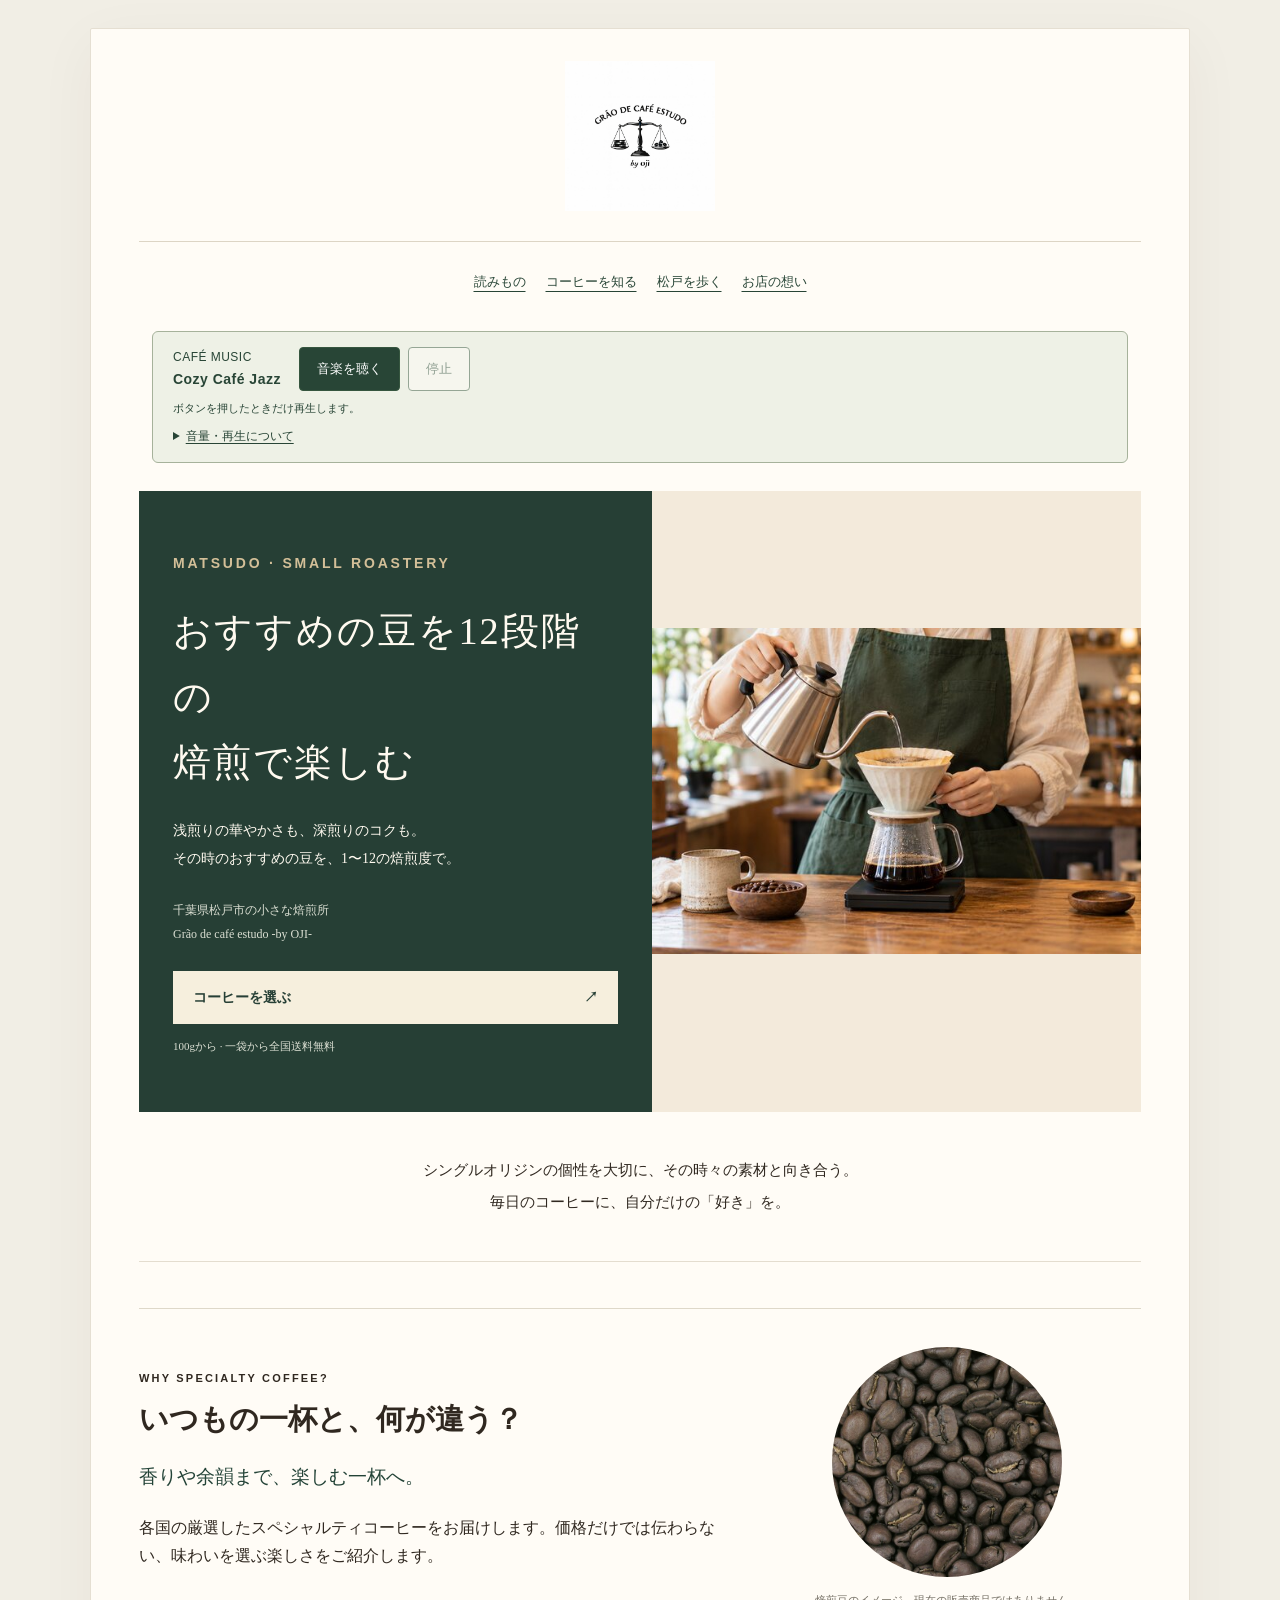
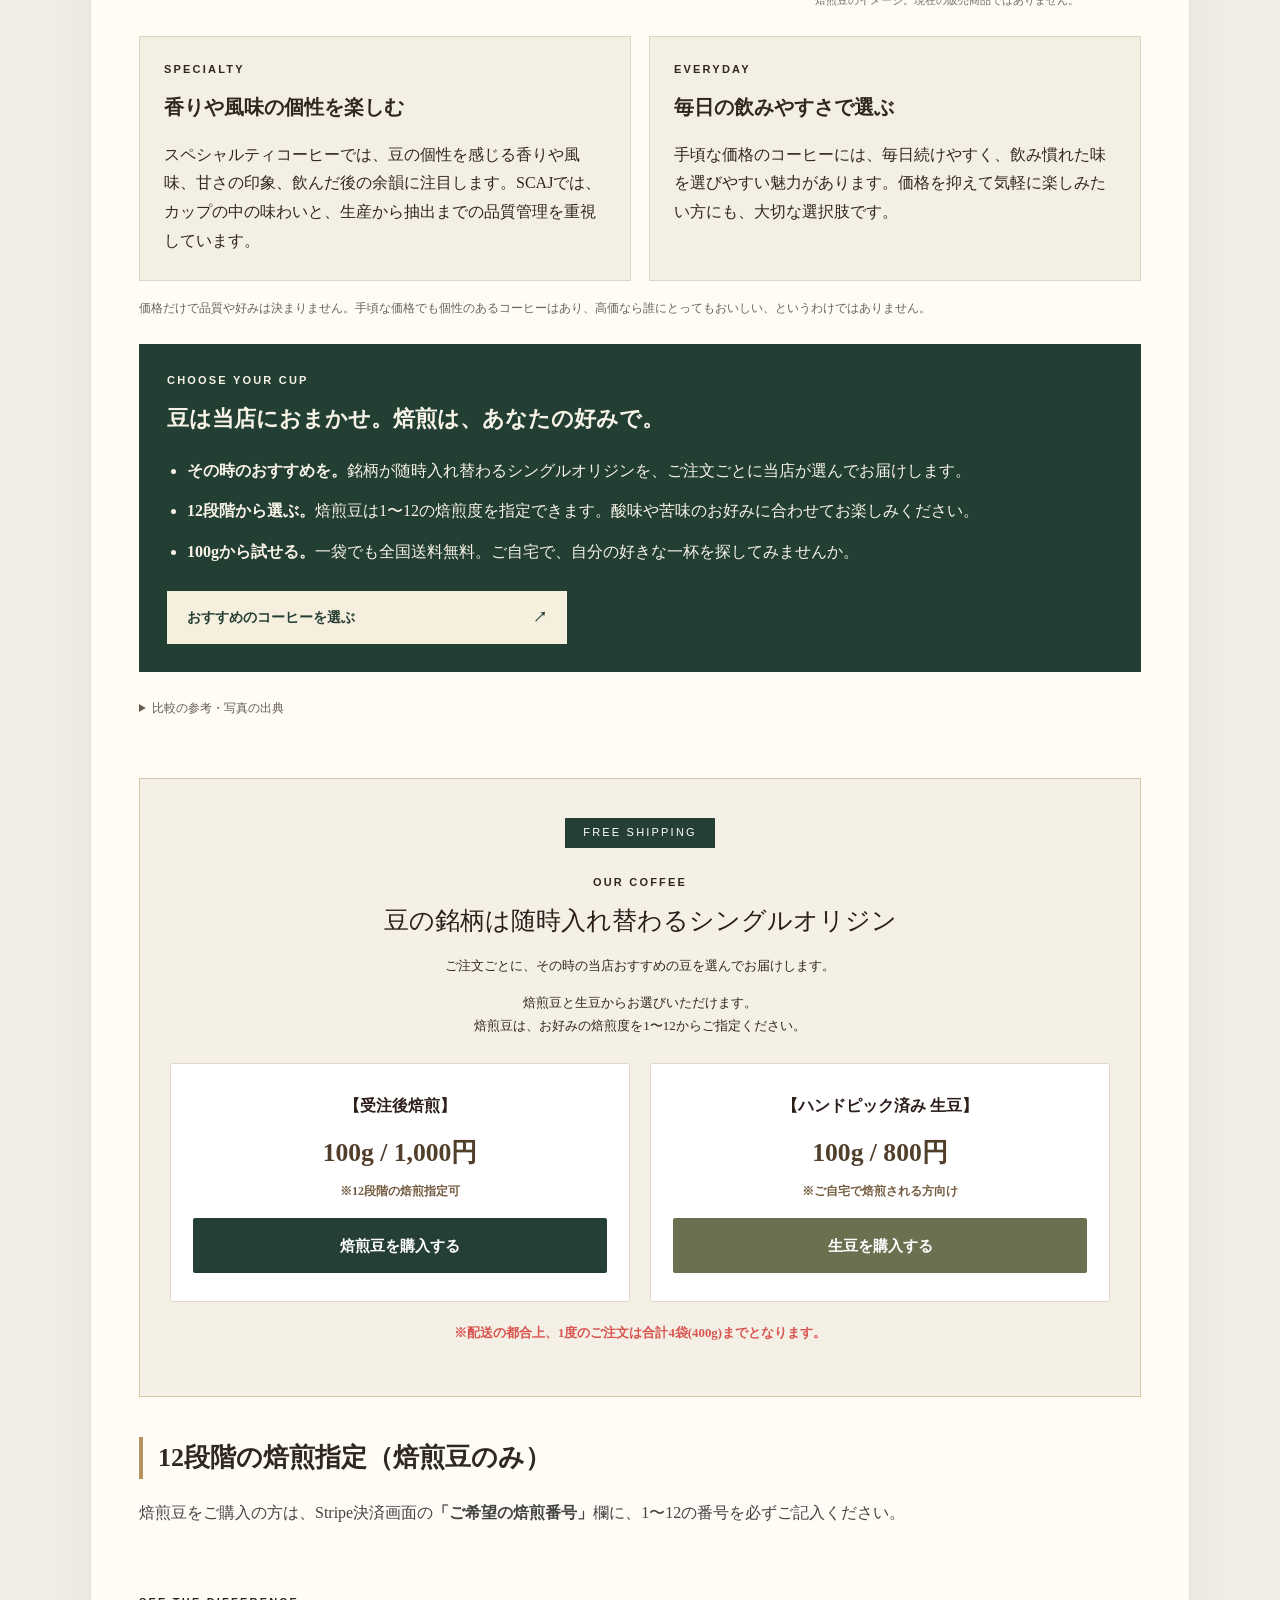
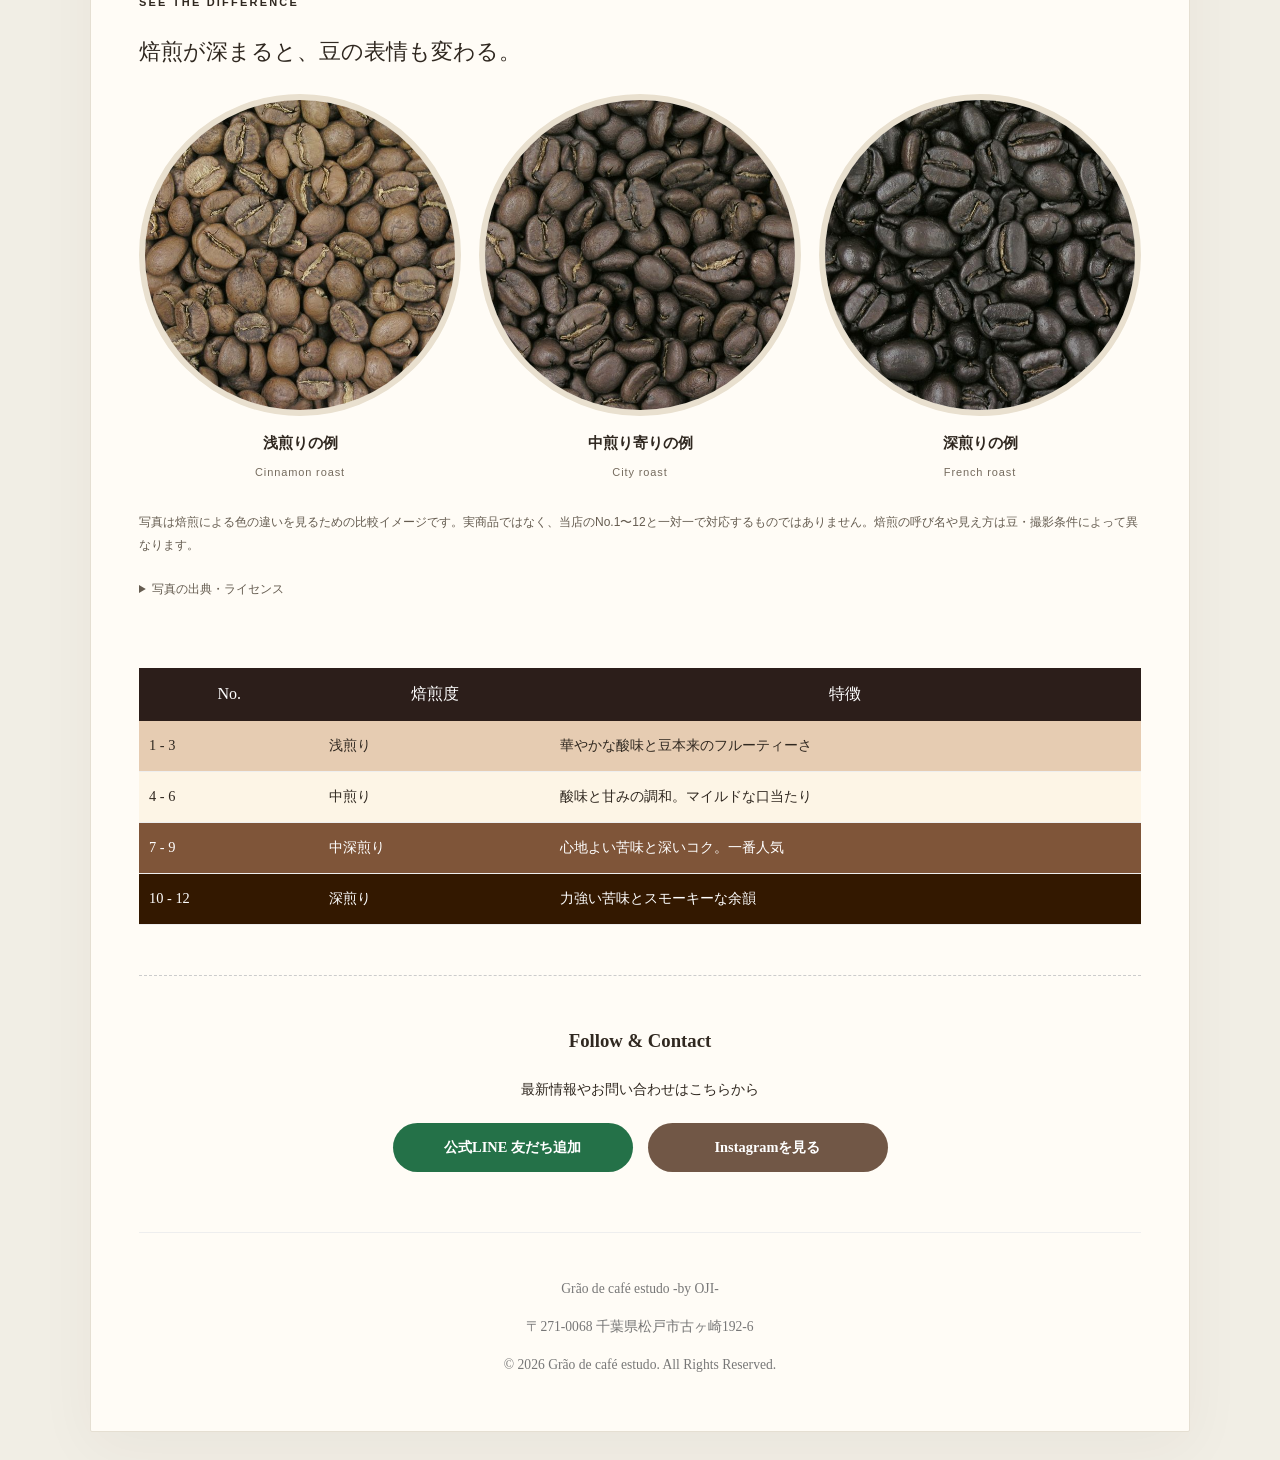
<file: index.html>
<!DOCTYPE html>
<html lang="ja">
<head>
<meta charset="UTF-8">
    <meta name="viewport" content="width=device-width, initial-scale=1.0">
    <title>12段階の焙煎を選べるコーヒー豆通販 | Grão de café estudo・松戸</title>
    <meta name="description" content="松戸の焙煎所 Grão de café estudo。銘柄が随時入れ替わるシングルオリジンを、その時の当店おすすめでお届けします。焙煎豆は1〜12の焙煎度合いから選べます。受注後焙煎100g 1,000円、ハンドピック済み生豆100g 800円。一袋から全国送料無料。">
    <link rel="canonical" href="https://estudo-coffee.com/">
    <meta property="og:type" content="website">
    <meta property="og:locale" content="ja_JP">
    <meta property="og:site_name" content="Grão de café estudo">
    <meta property="og:title" content="Grão de café estudo｜その時のおすすめの豆、12段階の焙煎">
    <meta property="og:description" content="松戸の小さな焙煎所。銘柄が随時入れ替わるシングルオリジンを、その時の当店おすすめで。受注後焙煎100g 1,000円。一袋から全国送料無料。">
    <meta property="og:url" content="https://estudo-coffee.com/">
    <meta property="og:image" content="https://estudo-coffee.com/logo.png">
    <meta property="og:image:alt" content="Grão de café estudo -by OJI- ロゴ">
    <meta name="twitter:card" content="summary">
    <script type="application/ld+json">{"@context":"https://schema.org","@graph":[{"@type":"Organization","@id":"https://estudo-coffee.com/#organization","name":"Grão de café estudo -by OJI-","url":"https://estudo-coffee.com/","logo":"https://estudo-coffee.com/logo.png","sameAs":["https://www.instagram.com/estudo_coffee_matsudo/"],"address":{"@type":"PostalAddress","postalCode":"271-0068","addressRegion":"千葉県","addressLocality":"松戸市","streetAddress":"古ヶ崎192-6","addressCountry":"JP"}},{"@type":"WebSite","@id":"https://estudo-coffee.com/#website","url":"https://estudo-coffee.com/","name":"Grão de café estudo","alternateName":"Grão de café estudo -by OJI-","inLanguage":"ja","publisher":{"@id":"https://estudo-coffee.com/#organization"}},{"@type":"WebPage","@id":"https://estudo-coffee.com/#webpage","url":"https://estudo-coffee.com/","name":"12段階の焙煎を選べるコーヒー豆通販 | Grão de café estudo・松戸","isPartOf":{"@id":"https://estudo-coffee.com/#website"},"about":{"@id":"https://estudo-coffee.com/#organization"},"inLanguage":"ja"}]}</script>
    <style>
        :root {
            --main-brown: #2c1e1a;
            --accent-gold: #c2a371;
            --bg-cream: #fdfaf5;
            --line-green: #06C755;
        }
        body { 
            background-color: var(--bg-cream); 
            color: var(--main-brown); 
            font-family: "Hiragino Mincho ProN", serif; 
            line-height: 1.8; 
            margin: 0; 
            padding: 40px 20px; 
        }
        .container { 
            max-width: 850px; 
            margin: 0 auto; 
            background: white; 
            padding: 60px 40px; 
            border-radius: 2px; 
            box-shadow: 0 4px 15px rgba(0,0,0,0.05); 
            text-align: center; 
        }
        
        .logo-img { max-width: 280px; height: auto; margin-bottom: 20px; }
        .header-area { border-bottom: 2px solid var(--main-brown); padding-bottom: 30px; margin-bottom: 40px; }
        
        .free-shipping-badge { 
            background: var(--main-brown); 
            color: white; 
            display: inline-block; 
            padding: 5px 20px; 
            font-size: 0.85rem; 
            letter-spacing: 0.1rem; 
            margin-bottom: 15px; 
        }

        h2 { 
            font-size: 1.3rem; 
            border-left: 4px solid var(--main-brown); 
            padding-left: 15px; 
            text-align: left; 
            margin: 40px 0 20px; 
        }
        .description { text-align: left; font-size: 1rem; color: #444; }

        .current-bean { 
            background-color: #fcf8f2; 
            border: 1px solid var(--accent-gold); 
            padding: 30px; 
            margin: 40px 0; 
            text-align: center; 
        }
        .bean-title { font-size: 1.5rem; color: var(--main-brown); margin-bottom: 10px; font-weight: bold; }
        
        /* ボタンを並べるエリア */
        .purchase-options { 
            display: flex; 
            gap: 20px; 
            justify-content: center; 
            flex-wrap: wrap; 
            margin-top: 25px; 
        }
        .option-card { 
            background: white; 
            border: 1px solid #ddd; 
            padding: 25px 20px; 
            border-radius: 4px; 
            width: 280px; 
            display: flex; 
            flex-direction: column; 
            justify-content: space-between;
            box-shadow: 0 2px 8px rgba(0,0,0,0.05);
        }
        .option-name { font-weight: bold; margin-bottom: 10px; color: var(--main-brown); }
        .price { font-size: 1.4rem; color: #8b4513; margin-bottom: 5px; font-weight: bold; }
        .limit-info { font-size: 0.75rem; color: #d9534f; margin-bottom: 15px; font-weight: bold; }

        .btn-stripe { 
            display: block; 
            background-color: #6772e5; 
            color: white !important; 
            padding: 14px 20px; 
            text-decoration: none; 
            font-weight: bold; 
            font-size: 0.95rem; 
            border-radius: 4px; 
            transition: 0.3s; 
        }
        .btn-stripe:hover { 
            background-color: #5469d4; 
            transform: translateY(-2px); 
        }
        .btn-raw { background-color: #6b8e23; } 
        .btn-raw:hover { background-color: #556b2f; }

        /* SNSセクション */
        .sns-section {
            margin-top: 50px;
            padding-top: 30px;
            border-top: 1px dashed #ccc;
        }
        .sns-buttons {
            display: flex;
            justify-content: center;
            gap: 15px;
            flex-wrap: wrap;
            margin-top: 20px;
        }
        .sns-btn {
            display: inline-block;
            width: 240px;
            padding: 12px;
            text-decoration: none;
            color: white !important;
            font-weight: bold;
            border-radius: 30px;
            font-size: 0.9rem;
            transition: 0.3s;
        }
        .btn-line { background-color: var(--line-green); }
        .btn-insta { background: linear-gradient(45deg, #f09433 0%, #e6683c 25%, #dc2743 50%, #cc2366 75%, #bc1888 100%); }
        .sns-btn:hover { opacity: 0.8; transform: translateY(-2px); }

        .roast-grid { width: 100%; border-collapse: collapse; margin-top: 20px; }
        .roast-grid th { background: var(--main-brown); color: white; padding: 12px; font-weight: normal; }
        .roast-grid td { padding: 12px 10px; border-bottom: 1px solid #eee; font-size: 0.9rem; text-align: left; }
        .lv1 { background-color: #e6ccb2; } 
        .lv-mid { background-color: #fdf5e6; } 
        .lv5 { background-color: #7f5539; color: white; } 
        .lv9 { background-color: #331800; color: white; } 

        footer { margin-top: 60px; font-size: 0.85rem; color: #777; border-top: 1px solid #eee; padding-top: 30px; }

        @media (max-width: 480px) {
            .container { padding: 30px 15px; }
            .option-card { width: 100%; }
        }

/* Independently styled cafe aesthetic, no third-party branding. */
* { box-sizing: border-box; }
html { scroll-behavior: smooth; }
body { background: #f1eee5; padding: 28px 20px; color: #302820; }
.container { max-width: 1100px; padding: 32px 48px 40px; background:#fffcf6; border:1px solid #e5dfd2; box-shadow:0 15px 60px #3c30200c; }
.header-area { border-bottom:1px solid #ddd5c5; margin-bottom:32px; padding-bottom:20px; }
.logo-img { width:150px; max-width:100%; margin:0; }
.cafe-hero { display:grid;grid-template-columns:1.05fr 1fr;gap:0;align-items:stretch;background:#263f35;color:#fffaf0;text-align:left; }
.hero-copy { padding:44px 34px;align-self:center;min-width:0; }
.eyebrow { font:600 11px/1.5 sans-serif;letter-spacing:.2em; }
.hero-copy .eyebrow {color:#d3bf98;}
.hero-copy h2 {font-size:clamp(27px,3vw,39px);font-weight:500;line-height:1.7;letter-spacing:.05em;border:0;padding:0;margin:22px 0;}
.hero-copy p {font-size:14px;line-height:2;}.hero-copy .hero-detail {font-size:12px;color:#dbdfd3;margin-block:25px;}
.hero-cta {display:flex;align-items:center;justify-content:space-between;background:#f6efdd;color:#263f35;padding:14px 20px;text-decoration:none;font-size:14px;font-weight:600;min-height:50px;gap:18px;}
.hero-copy .hero-shipping {font-size:11px;color:#dbdfd3;}
.coffee-photo {margin:0;min-width:0;background:#f3eadb;position:relative;}
.coffee-photo img {display:block;width:100%;height:100%;max-height:600px;object-fit:contain;object-position:center;}
.coffee-photo figcaption {position:absolute;bottom:0;left:0;right:0;background:#17291fe8;color:#fff;padding:9px 13px;font:10px/1.65 sans-serif;}
.coffee-photo figcaption a {color:inherit;}
.intro-line {font-size:15px;line-height:2.1;padding:28px 12px;border-bottom:1px solid #e4ddcf;}
.current-bean {background:#f4f0e5;border:1px solid #d8c7a6;padding:38px 30px;margin:40px 0;}
.free-shipping-badge {background:#263f35;letter-spacing:.2em;font:11px/1.6 sans-serif;padding:6px 18px;}
.bean-title {font-size:25px;font-weight:500;line-height:1.6;}.product-intro {font-size:13px;}
.purchase-options {display:grid;grid-template-columns:1fr 1fr;gap:20px;}
.option-card {width:auto;min-width:0;padding:28px 22px;border-color:#e1d9cb;border-radius:2px;box-shadow:none;}
.price {color:#513e2b;font-size:1.6rem;}.limit-info {color:#745c40;}
.btn-stripe {background:#263f35;border-radius:2px;min-height:50px;display:flex;align-items:center;justify-content:center;}
.btn-stripe:hover {background:#385b49;}.btn-raw {background:#6b7150;}.btn-raw:hover {background:#52583c;}
h2 {font-size:26px;line-height:1.6;border-left-color:#b4935e;}
.roast-comparison {margin:30px 0;text-align:left;padding:25px 0;}.roast-comparison h3 {font-size:22px;font-weight:500;}
.roast-photos {display:grid;grid-template-columns:repeat(3,minmax(0,1fr));gap:18px;}
.roast-photos figure {margin:0;min-width:0;}.roast-photos img {width:100%;height:auto;display:block;border-radius:50%;border:6px solid #e9e0cf;}
.roast-photos figcaption {padding:14px 2px;text-align:center;}.roast-photos b {font-size:15px;display:block;}.roast-photos span {font:11px/1.8 sans-serif;letter-spacing:.08em;color:#756b5e;}
.comparison-note {font:12px/1.9 sans-serif;color:#655c50;}.credits {font:12px/1.8 sans-serif;color:#655c50;}.credits summary {cursor:pointer;min-height:44px;padding:10px 0;}.credits a {color:#364d3f;}
.roast-grid {table-layout:fixed;}.roast-grid th:first-child{width:18%;}.roast-grid th:nth-child(2){width:23%;}.roast-grid th:nth-child(3){width:59%;}.roast-grid th,.roast-grid td {overflow-wrap:anywhere;}
.sns-btn {max-width:100%;min-height:48px;}.btn-line {background:#247148;}.btn-insta {background:#715746;}
a:focus-visible,summary:focus-visible {outline:3px solid #a6732b;outline-offset:4px;}a{touch-action:manipulation;}
@media(max-width:700px){body{padding:12px 10px;}.container{padding:22px 10px 30px;}.header-area{margin-bottom:24px;padding-bottom:16px;}.logo-img{width:135px;}.cafe-hero{grid-template-columns:1fr;}.hero-copy{padding:30px 24px;}.hero-copy h2{font-size:29px;}.coffee-photo img{height:auto;max-height:none;aspect-ratio:3/2;object-position:center;}.coffee-photo figcaption{font-size:10px;}.intro-line{font-size:14px;padding:24px 12px;}.current-bean{padding:26px 16px;margin:30px 0;}.bean-title{font-size:22px;}.purchase-options{grid-template-columns:1fr;gap:16px;}.option-card{width:100%;padding:24px 16px;}.price{font-size:1.45rem;}h2{font-size:21px;padding-left:12px;}.description{font-size:15px;}.roast-comparison{padding:12px 4px;}.roast-comparison h3{font-size:20px;}.roast-photos{gap:10px;}.roast-photos img{border-width:3px;}.roast-photos b{font-size:12px;}.roast-photos span{font-size:10px;letter-spacing:0;}.roast-grid th,.roast-grid td{padding:10px 5px;font-size:13px;}.roast-grid th:first-child{width:22%;}.roast-grid th:nth-child(2){width:25%;}.roast-grid th:nth-child(3){width:53%;}.sns-btn{width:100%;max-width:300px;}.sns-buttons{gap:12px;}.credits a{display:inline-block;padding-block:8px;min-height:40px;}footer{overflow-wrap:anywhere;font-size:12px;}}
@media(max-width:360px){.hero-copy{padding:26px 18px;}.hero-copy h2{font-size:26px;}.roast-photos{grid-template-columns:1fr;gap:18px;}.roast-photos figure{display:grid;grid-template-columns:96px 1fr;gap:16px;align-items:center;}.roast-photos figcaption{text-align:left;}.roast-photos b{font-size:16px;}.roast-photos span{font-size:12px;}.price{font-size:1.35rem;}}
@media(prefers-reduced-motion:reduce){html{scroll-behavior:auto}*{transition:none!important;}}
    
.specialty-guide{margin:46px 0;text-align:left;border-top:1px solid #ded8c9;padding-top:38px;}
.difference-intro{display:grid;grid-template-columns:1.5fr 1fr;gap:32px;align-items:center;}.difference-intro h2{border:0;padding:0;margin:8px 0 12px;font-size:29px;line-height:1.5;}.difference-lead{font-size:19px;color:#234337;}.difference-intro figure{margin:0;text-align:center;}.difference-intro img{display:block;width:100%;max-width:230px;height:auto;border-radius:50%;margin:auto;}.difference-intro figcaption{font-size:11px;line-height:1.7;color:#706b60;margin-top:14px;}.difference-cards{display:grid;grid-template-columns:1fr 1fr;gap:18px;margin-top:26px;}.difference-cards article{padding:24px;background:#f4efe3;border:1px solid #ded6c5;}.difference-cards h3{margin:8px 0 12px;font-size:20px;}.difference-cards p:last-child{margin-bottom:0;}.difference-note{font-size:12px;line-height:1.9;color:#67645c;margin:16px 0 24px;}.estudo-value{background:#233f33;color:#f8f3e7;padding:28px;}.estudo-value h3{font-size:22px;margin:8px 0 18px;}.estudo-value ul{margin:0 0 24px;padding-left:20px;}.estudo-value li{margin:12px 0;}.estudo-value .hero-cta{max-width:400px;}.difference-sources{margin-top:16px;font-size:12px;}.specialty-guide .eyebrow{margin-top:0;}@media(max-width:700px){.specialty-guide{margin:30px 0;padding-top:28px;}.difference-intro{grid-template-columns:1fr;gap:20px;}.difference-intro h2{font-size:24px;}.difference-intro img{max-width:160px;}.difference-intro p,.difference-cards p,.estudo-value li{font-size:14px;}.difference-cards{grid-template-columns:1fr;gap:14px;}.difference-cards article{padding:20px;}.difference-cards h3{font-size:19px;}.estudo-value{padding:22px 18px;}.estudo-value h3{font-size:21px;}.difference-sources{overflow-wrap:anywhere;}}
.journal-home-nav{display:flex;justify-content:center;flex-wrap:wrap;gap:10px 20px;font-family:sans-serif;font-size:13px;margin:-12px 0 30px}.journal-home-nav a{color:#284536;text-underline-offset:5px;padding:8px 0}
</style>
<link rel="stylesheet" href="/audio/player.css"><script src="/audio/player.js" defer></script></head>
<body>

<div class="container">
    <h1 class="header-area" style="font-size: inherit; font-weight: inherit; line-height: inherit; margin-top: 0; margin-left: 0; margin-right: 0;">
        <img src="logo.png" alt="Grão de café estudo -by OJI-" width="1024" height="1024" fetchpriority="high" class="logo-img">
    </h1>

<nav class="journal-home-nav" aria-label="読みもの"><a href="journal/">読みもの</a><a href="journal/#learn">コーヒーを知る</a><a href="journal/#matsudo">松戸を歩く</a><a href="journal/#thoughts">お店の想い</a></nav>
<section class="cafe-player" aria-label="カフェの音楽"><div class="cafe-player-top"><div class="cafe-player-title">CAFÉ MUSIC<strong>Cozy Café Jazz</strong></div><div class="cafe-player-actions"><button type="button" id="cafe-audio-toggle" aria-pressed="false" aria-controls="cafe-audio">音楽を聴く</button><button type="button" id="cafe-audio-stop" disabled>停止</button></div></div><p id="cafe-audio-status" role="status" aria-live="polite">ボタンを押したときだけ再生します。</p><details><summary>音量・再生について</summary><label for="cafe-audio-volume">音量<input id="cafe-audio-volume" type="range" min="0" max="1" step="0.05" value="0.35"></label><p>端末の音量ボタンでも調整できます。ページを移動すると停止し、自動では再開しません。繰り返し再生はしません。</p></details><audio id="cafe-audio" preload="none" src="/audio/cozy-cafe-jazz.mp3"></audio><noscript><p>再生ボタンにはJavaScriptが必要です。記事はそのままお読みいただけます。</p></noscript></section>
    <section class="cafe-hero" aria-labelledby="coffee-story">
      <div class="hero-copy"><p class="eyebrow">MATSUDO · SMALL ROASTERY</p><h2 id="coffee-story">おすすめの豆を12段階の<br>焙煎で楽しむ</h2><p>浅煎りの華やかさも、深煎りのコクも。<br>その時のおすすめの豆を、1〜12の焙煎度で。</p><p class="hero-detail">千葉県松戸市の小さな焙煎所<br>Grão de café estudo -by OJI-</p><a href="#order" class="hero-cta">コーヒーを選ぶ <span aria-hidden="true">↗</span></a><p class="hero-shipping">100gから · 一袋から全国送料無料</p></div>
      <figure class="coffee-photo"><img src="images/ai-coffee-hands-1200.jpg" srcset="images/ai-coffee-hands-600.jpg 600w, images/ai-coffee-hands-1200.jpg 1200w" sizes="(max-width: 700px) calc(100vw - 40px), 440px" alt="胸から下の手元でドリッパーにお湯を注ぐAI生成のイメージ画像" width="1200" height="800" fetchpriority="high"></figure>
    </section>
    <div class="intro-line"><p>シングルオリジンの個性を大切に、その時々の素材と向き合う。<br>毎日のコーヒーに、自分だけの「好き」を。</p></div>

<section class="specialty-guide" id="coffee-difference" aria-labelledby="difference-title">
  <div class="difference-intro">
    <div><p class="eyebrow">WHY SPECIALTY COFFEE?</p><h2 id="difference-title">いつもの一杯と、何が違う？</h2><p class="difference-lead">香りや余韻まで、楽しむ一杯へ。</p><p>各国の厳選したスペシャルティコーヒーをお届けします。価格だけでは伝わらない、味わいを選ぶ楽しさをご紹介します。</p></div>
    <figure><img src="images/roast-medium.jpg" alt="焙煎豆の比較イメージ。現在販売中の豆の写真ではありません" width="600" height="600" loading="lazy"><figcaption>焙煎豆のイメージ。現在の販売商品ではありません。</figcaption></figure>
  </div>
  <div class="difference-cards">
    <article><p class="eyebrow">SPECIALTY</p><h3>香りや風味の個性を楽しむ</h3><p>スペシャルティコーヒーでは、豆の個性を感じる香りや風味、甘さの印象、飲んだ後の余韻に注目します。SCAJでは、カップの中の味わいと、生産から抽出までの品質管理を重視しています。</p></article>
    <article><p class="eyebrow">EVERYDAY</p><h3>毎日の飲みやすさで選ぶ</h3><p>手頃な価格のコーヒーには、毎日続けやすく、飲み慣れた味を選びやすい魅力があります。価格を抑えて気軽に楽しみたい方にも、大切な選択肢です。</p></article>
  </div>
  <p class="difference-note">価格だけで品質や好みは決まりません。手頃な価格でも個性のあるコーヒーはあり、高価なら誰にとってもおいしい、というわけではありません。</p>
  <div class="estudo-value"><p class="eyebrow">CHOOSE YOUR CUP</p><h3>豆は当店におまかせ。焙煎は、あなたの好みで。</h3><ul><li><strong>その時のおすすめを。</strong>銘柄が随時入れ替わるシングルオリジンを、ご注文ごとに当店が選んでお届けします。</li><li><strong>12段階から選ぶ。</strong>焙煎豆は1〜12の焙煎度を指定できます。酸味や苦味のお好みに合わせてお楽しみください。</li><li><strong>100gから試せる。</strong>一袋でも全国送料無料。ご自宅で、自分の好きな一杯を探してみませんか。</li></ul><a class="hero-cta" href="#order">おすすめのコーヒーを選ぶ <span aria-hidden="true">↗</span></a></div>
  <details class="credits difference-sources"><summary>比較の参考・写真の出典</summary><p>一般的な品質の考え方：<a href="https://scaj.org/about/specialty-coffee">SCAJ「スペシャルティコーヒーの定義」</a> · <a href="https://sca.coffee/what-is-specialty-coffee">SCA「What is Specialty Coffee」</a>。仕入れについての説明は当店の取扱方針です。評価点や認証の取得を示すものではありません。</p><p>写真：Dan Bollinger / Wikimedia Commons「<a href="https://commons.wikimedia.org/wiki/File:425_degrees_city_roast_coffee.png">City roast</a>」、<a href="https://creativecommons.org/licenses/by-sa/3.0/">CC BY-SA 3.0</a>。サイズ縮小・JPEG変換のみ。画像派生物は同じライセンスで提供しています。</p></details>
</section>

    <div class="current-bean" id="order">
        <div class="free-shipping-badge">FREE SHIPPING</div>
        <p class="eyebrow">OUR COFFEE</p><div class="bean-title">豆の銘柄は随時入れ替わるシングルオリジン</div><p class="product-intro">ご注文ごとに、その時の当店おすすめの豆を選んでお届けします。</p><p class="product-intro">焙煎豆と生豆からお選びいただけます。<br>焙煎豆は、お好みの焙煎度を1〜12からご指定ください。</p>
        
        <div class="purchase-options">
            <div class="option-card">
                <div>
                    <div class="option-name">【受注後焙煎】</div>
                    <div class="price">100g / 1,000円</div>
                    <div class="limit-info">※12段階の焙煎指定可</div>
                </div>
                <a href="https://buy.stripe.com/00w28rahT9Mg7YG9xW0VO00" class="btn-stripe">焙煎豆を購入する</a>
            </div>

            <div class="option-card">
                <div>
                    <div class="option-name">【ハンドピック済み 生豆】</div>
                    <div class="price">100g / 800円</div>
                    <div class="limit-info">※ご自宅で焙煎される方向け</div>
                </div>
                <a href="https://buy.stripe.com/6oU6oH0Hj2jO92K7pO0VO01" class="btn-stripe btn-raw">生豆を購入する</a>
            </div>
        </div>
        <p style="font-size: 0.8rem; color: #d9534f; margin-top: 20px; font-weight: bold;">※配送の都合上、1度のご注文は合計4袋(400g)までとなります。</p>
    </div>

    <h2>12段階の焙煎指定（焙煎豆のみ）</h2>
    <p class="description">焙煎豆をご購入の方は、Stripe決済画面の<strong>「ご希望の焙煎番号」</strong>欄に、1〜12の番号を必ずご記入ください。</p>
    
    <section class="roast-comparison" aria-labelledby="roast-photo-title"><p class="eyebrow">SEE THE DIFFERENCE</p><h3 id="roast-photo-title">焙煎が深まると、豆の表情も変わる。</h3><div class="roast-photos">
      <figure><img src="images/roast-light.jpg" alt="シナモンローストの明るい茶色の豆・一般的な浅煎りの比較写真" width="600" height="600" loading="lazy"><figcaption><b>浅煎りの例</b><span>Cinnamon roast</span></figcaption></figure>
      <figure><img src="images/roast-medium.jpg" alt="シティローストの茶色の豆・比較用写真" width="600" height="600" loading="lazy"><figcaption><b>中煎り寄りの例</b><span>City roast</span></figcaption></figure>
      <figure><img src="images/roast-dark.jpg" alt="フレンチローストの濃い茶色の豆・一般的な深煎りの比較写真" width="600" height="600" loading="lazy"><figcaption><b>深煎りの例</b><span>French roast</span></figcaption></figure>
    </div><p class="comparison-note">写真は焙煎による色の違いを見るための比較イメージです。実商品ではなく、当店のNo.1〜12と一対一で対応するものではありません。焙煎の呼び名や見え方は豆・撮影条件によって異なります。</p><details class="credits"><summary>写真の出典・ライセンス</summary><p>Dan Bollinger / Wikimedia Commons — <a href="https://commons.wikimedia.org/wiki/File:385_degrees_cinnamon_roast_coffee.png">Cinnamon</a> · <a href="https://commons.wikimedia.org/wiki/File:425_degrees_city_roast_coffee.png">City</a> · <a href="https://commons.wikimedia.org/wiki/File:460_degrees_french_roast_coffee.png">French</a><br><a href="https://creativecommons.org/licenses/by-sa/3.0/">CC BY-SA 3.0</a>。サイズ縮小・JPEG変換のみ。画像派生物は同じライセンスで提供しています。</p></details></section>

    <table class="roast-grid">
        <thead><tr><th>No.</th><th>焙煎度</th><th>特徴</th></tr></thead>
        <tbody>
            <tr class="lv1"><td>1 - 3</td><td>浅煎り</td><td>華やかな酸味と豆本来のフルーティーさ</td></tr>
            <tr class="lv-mid"><td>4 - 6</td><td>中煎り</td><td>酸味と甘みの調和。マイルドな口当たり</td></tr>
            <tr class="lv5"><td>7 - 9</td><td>中深煎り</td><td>心地よい苦味と深いコク。一番人気</td></tr>
            <tr class="lv9"><td>10 - 12</td><td>深煎り</td><td>力強い苦味とスモーキーな余韻</td></tr>
        </tbody>
    </table>

    <div class="sns-section">
        <h3>Follow & Contact</h3>
        <p style="font-size: 0.9rem;">最新情報やお問い合わせはこちらから</p>
        <div class="sns-buttons">
            <a href="https://lin.ee/H9qfA09" class="sns-btn btn-line" target="_blank" rel="noopener noreferrer">公式LINE 友だち追加</a>
            <a href="https://www.instagram.com/estudo_coffee_matsudo/" class="sns-btn btn-insta" target="_blank" rel="noopener noreferrer">Instagramを見る</a>
        </div>
    </div>

    <footer>
        <p>Grão de café estudo -by OJI-</p>
        <p>〒271-0068 千葉県松戸市古ヶ崎192-6</p>
        <p>&copy; 2026 Grão de café estudo. All Rights Reserved.</p>
    </footer>
</div>

</body>
</html>
</file>
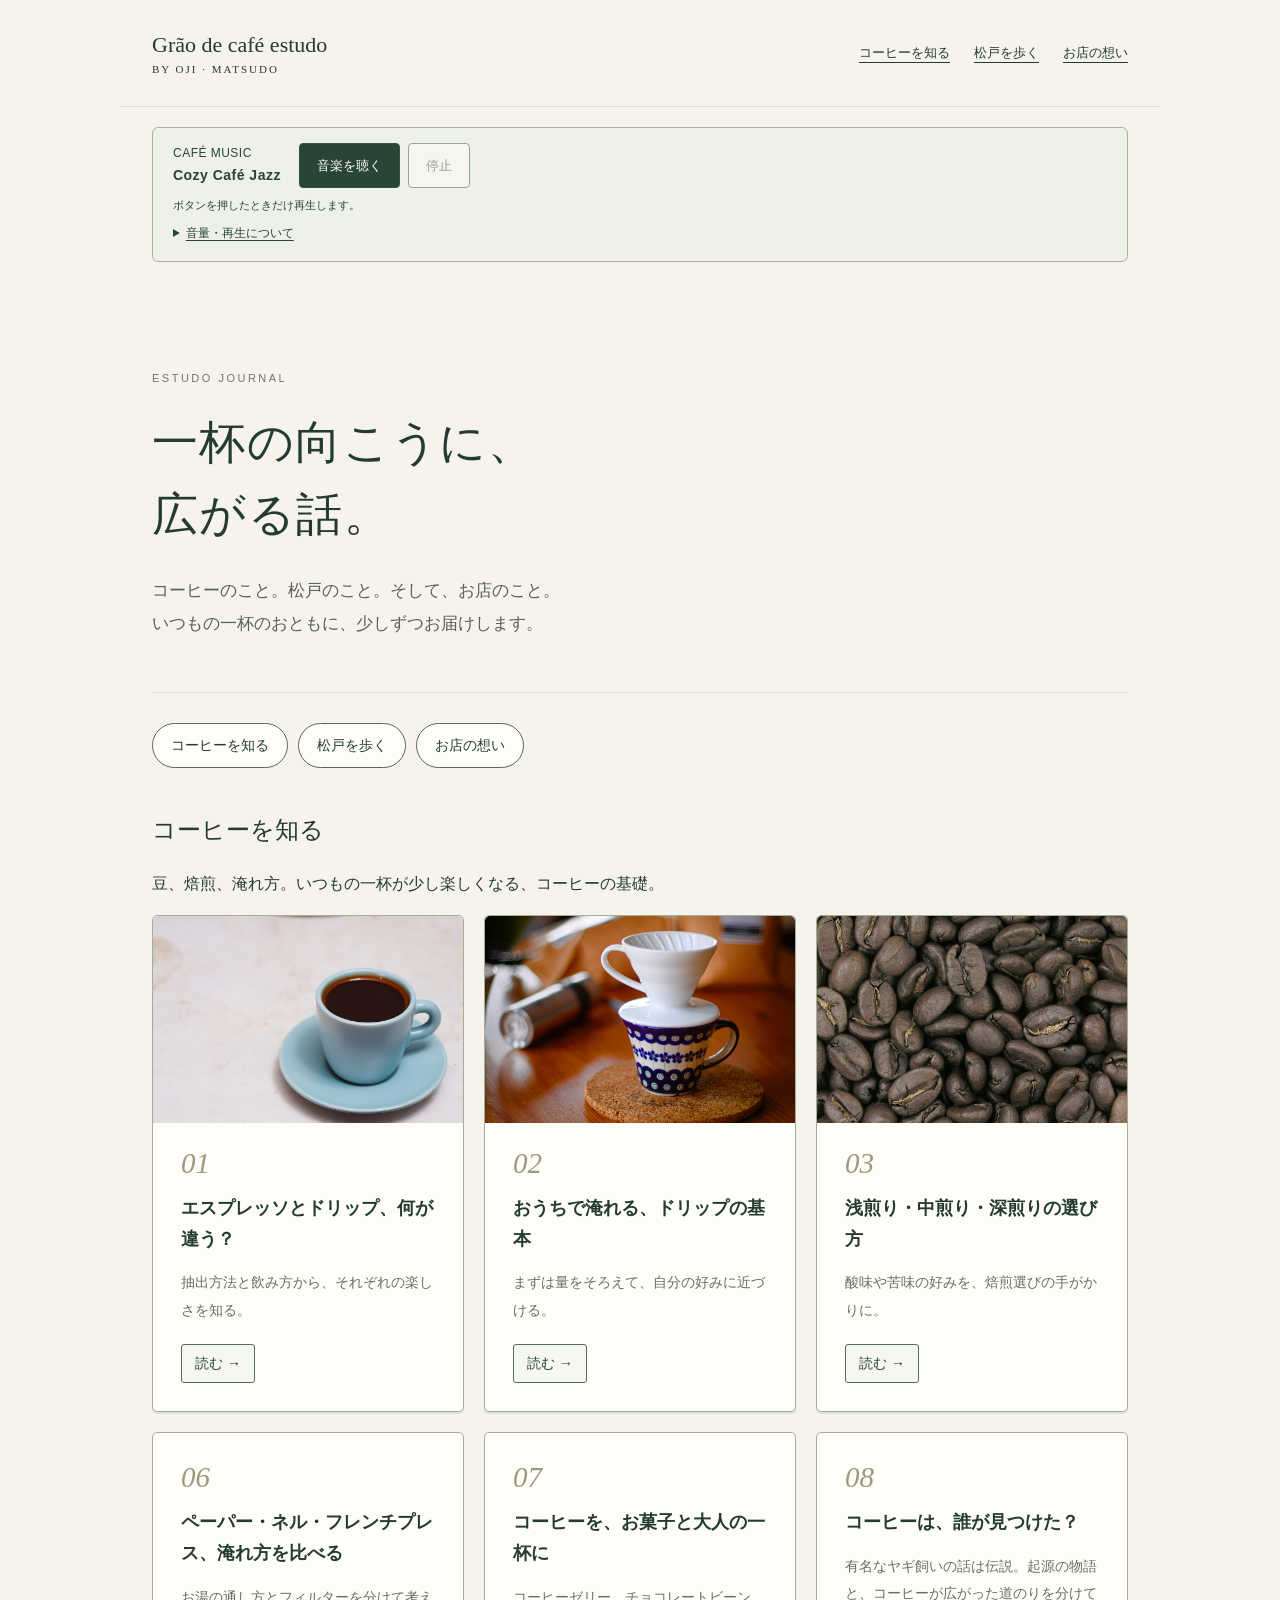
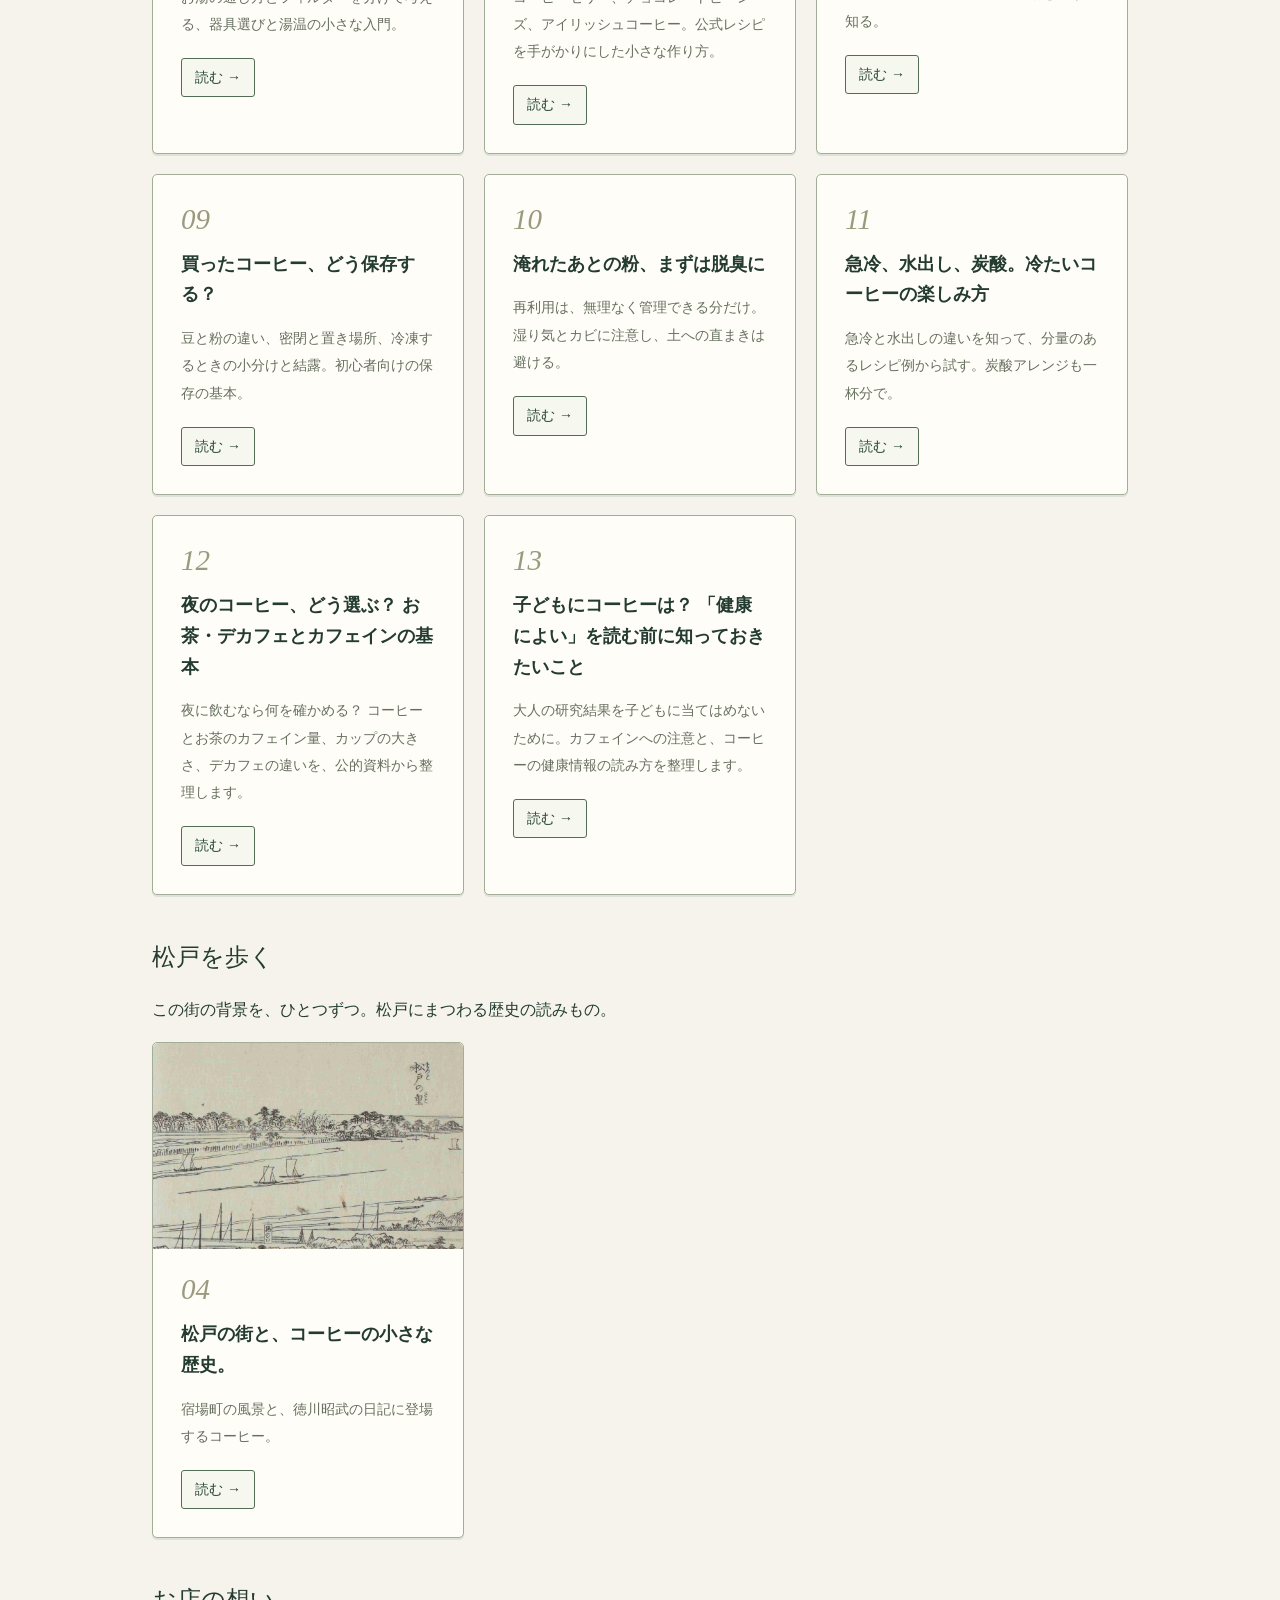
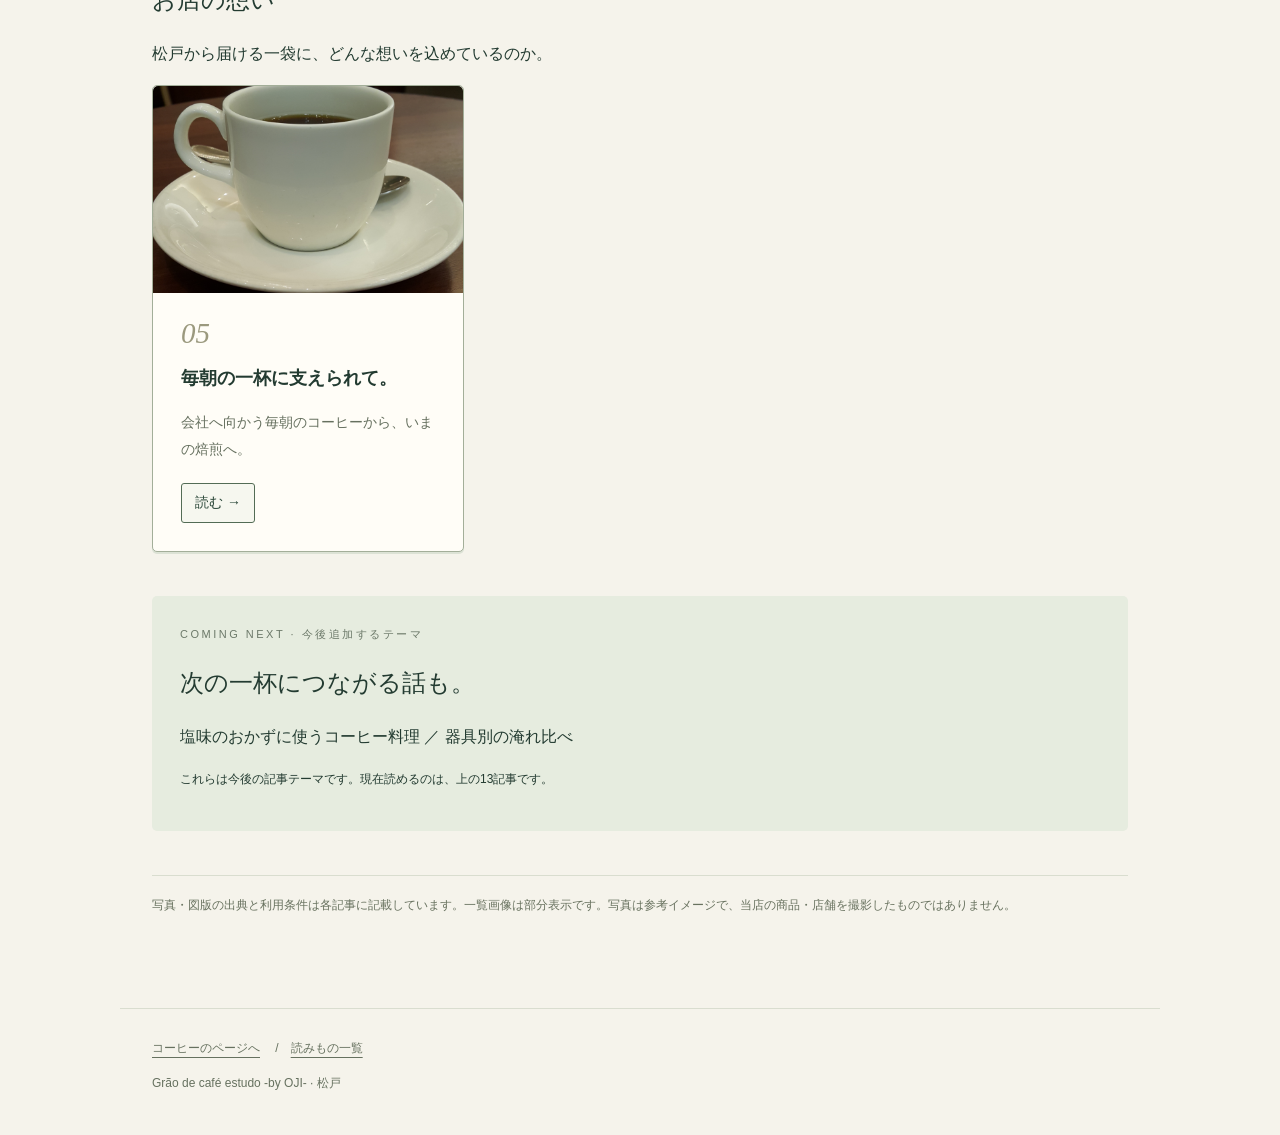
<file: journal/index.html>
<!doctype html><html lang="ja"><head><meta charset="utf-8"><meta name="viewport" content="width=device-width,initial-scale=1"><title>一杯の向こうに、広がる話。｜estudo 読みもの</title><link rel="canonical" href="https://estudo-coffee.com/journal/"><meta name="description" content="コーヒーを知る、松戸を歩く、お店の想い。estudoの読みもの。"><link rel="stylesheet" href="/journal/journal.css"><link rel="stylesheet" href="/audio/player.css"><script src="/audio/player.js" defer></script></head><body><header><a class="brand" href="/">Grão de café estudo<small>BY OJI · MATSUDO</small></a><nav aria-label="読みものカテゴリー"><a href="/journal/#learn">コーヒーを知る</a><a href="/journal/#matsudo">松戸を歩く</a><a href="/journal/#thoughts">お店の想い</a></nav></header><section class="cafe-player" aria-label="カフェの音楽"><div class="cafe-player-top"><div class="cafe-player-title">CAFÉ MUSIC<strong>Cozy Café Jazz</strong></div><div class="cafe-player-actions"><button type="button" id="cafe-audio-toggle" aria-pressed="false" aria-controls="cafe-audio">音楽を聴く</button><button type="button" id="cafe-audio-stop" disabled>停止</button></div></div><p id="cafe-audio-status" role="status" aria-live="polite">ボタンを押したときだけ再生します。</p><details><summary>音量・再生について</summary><label for="cafe-audio-volume">音量<input id="cafe-audio-volume" type="range" min="0" max="1" step="0.05" value="0.35"></label><p>端末の音量ボタンでも調整できます。ページを移動すると停止し、自動では再開しません。繰り返し再生はしません。</p></details><audio id="cafe-audio" preload="none" src="/audio/cozy-cafe-jazz.mp3"></audio><noscript><p>再生ボタンにはJavaScriptが必要です。記事はそのままお読みいただけます。</p></noscript></section><main class="wrap"><section class="hero"><p class="eyebrow">ESTUDO JOURNAL</p><h1>一杯の向こうに、<br>広がる話。</h1><p class="lede">コーヒーのこと。松戸のこと。そして、お店のこと。<br>いつもの一杯のおともに、少しずつお届けします。</p></section><nav class="cats" aria-label="カテゴリーを選ぶ"><a href="#learn">コーヒーを知る</a><a href="#matsudo">松戸を歩く</a><a href="#thoughts">お店の想い</a></nav><section id="learn" aria-labelledby="learn-title"><h2 id="learn-title">コーヒーを知る</h2><p>豆、焙煎、淹れ方。いつもの一杯が少し楽しくなる、コーヒーの基礎。</p><div class="grid"><a class="card" href="/journal/learn/espresso-drip/"><img class="card-photo" src="/journal/images/espresso-web.jpg" alt="" loading="lazy"><span class="num">01</span><h3>エスプレッソとドリップ、何が違う？</h3><p>抽出方法と飲み方から、それぞれの楽しさを知る。</p><p style="margin-top:20px">読む →</p></a><a class="card" href="/journal/learn/basic-brew/"><img class="card-photo" src="/journal/images/hario-v60.jpg" alt="" loading="lazy"><span class="num">02</span><h3>おうちで淹れる、ドリップの基本</h3><p>まずは量をそろえて、自分の好みに近づける。</p><p style="margin-top:20px">読む →</p></a><a class="card" href="/journal/learn/roast-choice/"><img class="card-photo" src="/journal/images/roast-city.jpg" alt="" loading="lazy"><span class="num">03</span><h3>浅煎り・中煎り・深煎りの選び方</h3><p>酸味や苦味の好みを、焙煎選びの手がかりに。</p><p style="margin-top:20px">読む →</p></a><a class="card" href="/journal/learn/brewing-methods/"><span class="num">06</span><h3>ペーパー・ネル・フレンチプレス、淹れ方を比べる</h3><p>お湯の通し方とフィルターを分けて考える、器具選びと湯温の小さな入門。</p><p style="margin-top:20px">読む →</p></a><a class="card" href="/journal/learn/coffee-dessert-and-irish/"><span class="num">07</span><h3>コーヒーを、お菓子と大人の一杯に</h3><p>コーヒーゼリー、チョコレートビーンズ、アイリッシュコーヒー。公式レシピを手がかりにした小さな作り方。</p><p style="margin-top:20px">読む →</p></a><a class="card" href="/journal/learn/coffee-origins/"><span class="num">08</span><h3>コーヒーは、誰が見つけた？</h3><p>有名なヤギ飼いの話は伝説。起源の物語と、コーヒーが広がった道のりを分けて知る。</p><p style="margin-top:20px">読む →</p></a><a class="card" href="/journal/learn/coffee-storage/"><span class="num">09</span><h3>買ったコーヒー、どう保存する？</h3><p>豆と粉の違い、密閉と置き場所、冷凍するときの小分けと結露。初心者向けの保存の基本。</p><p style="margin-top:20px">読む →</p></a><a class="card" href="/journal/learn/grounds-reuse-short/"><span class="num">10</span><h3>淹れたあとの粉、まずは脱臭に</h3><p>再利用は、無理なく管理できる分だけ。湿り気とカビに注意し、土への直まきは避ける。</p><p style="margin-top:20px">読む →</p></a><a class="card" href="/journal/learn/iced-coldbrew-soda/"><span class="num">11</span><h3>急冷、水出し、炭酸。冷たいコーヒーの楽しみ方</h3><p>急冷と水出しの違いを知って、分量のあるレシピ例から試す。炭酸アレンジも一杯分で。</p><p style="margin-top:20px">読む →</p></a><a class="card" href="/journal/learn/caffeine-night-tea-decaf/"><span class="num">12</span><h3>夜のコーヒー、どう選ぶ？ お茶・デカフェとカフェインの基本</h3><p>夜に飲むなら何を確かめる？ コーヒーとお茶のカフェイン量、カップの大きさ、デカフェの違いを、公的資料から整理します。</p><p style="margin-top:20px">読む →</p></a><a class="card" href="/journal/learn/children-coffee-health-evidence/"><span class="num">13</span><h3>子どもにコーヒーは？ 「健康によい」を読む前に知っておきたいこと</h3><p>大人の研究結果を子どもに当てはめないために。カフェインへの注意と、コーヒーの健康情報の読み方を整理します。</p><p style="margin-top:20px">読む →</p></a></div></section><section id="matsudo" aria-labelledby="matsudo-title"><h2 id="matsudo-title">松戸を歩く</h2><p>この街の背景を、ひとつずつ。松戸にまつわる歴史の読みもの。</p><div class="grid"><a class="card" href="/journal/matsudo/town-and-coffee/"><span class="historical-card"><img src="/journal/matsudo-no-sato-1836.jpg" alt="" loading="lazy"></span><span class="num">04</span><h3>松戸の街と、コーヒーの小さな歴史。</h3><p>宿場町の風景と、徳川昭武の日記に登場するコーヒー。</p><p style="margin-top:20px">読む →</p></a></div></section><section id="thoughts" aria-labelledby="thoughts-title"><h2 id="thoughts-title">お店の想い</h2><p>松戸から届ける一袋に、どんな想いを込めているのか。</p><div class="grid"><a class="card" href="/journal/thoughts/morning-cup/"><img class="card-photo" src="/journal/images/morning-cup.jpg" alt="" loading="lazy"><span class="num">05</span><h3>毎朝の一杯に支えられて。</h3><p>会社へ向かう毎朝のコーヒーから、いまの焙煎へ。</p><p style="margin-top:20px">読む →</p></a></div></section><aside class="cta"><p class="eyebrow">COMING NEXT · 今後追加するテーマ</p><h2 style="margin-top:0">次の一杯につながる話も。</h2><p>塩味のおかずに使うコーヒー料理 ／ 器具別の淹れ比べ</p><p style="font-size:12px">これらは今後の記事テーマです。現在読めるのは、上の13記事です。</p></aside><p class="sources">写真・図版の出典と利用条件は各記事に記載しています。一覧画像は部分表示です。写真は参考イメージで、当店の商品・店舗を撮影したものではありません。</p></main><footer><a href="/">コーヒーのページへ</a>　 /　<a href="/journal/">読みもの一覧</a><p>Grão de café estudo -by OJI- · 松戸</p></footer></body></html>
</file>
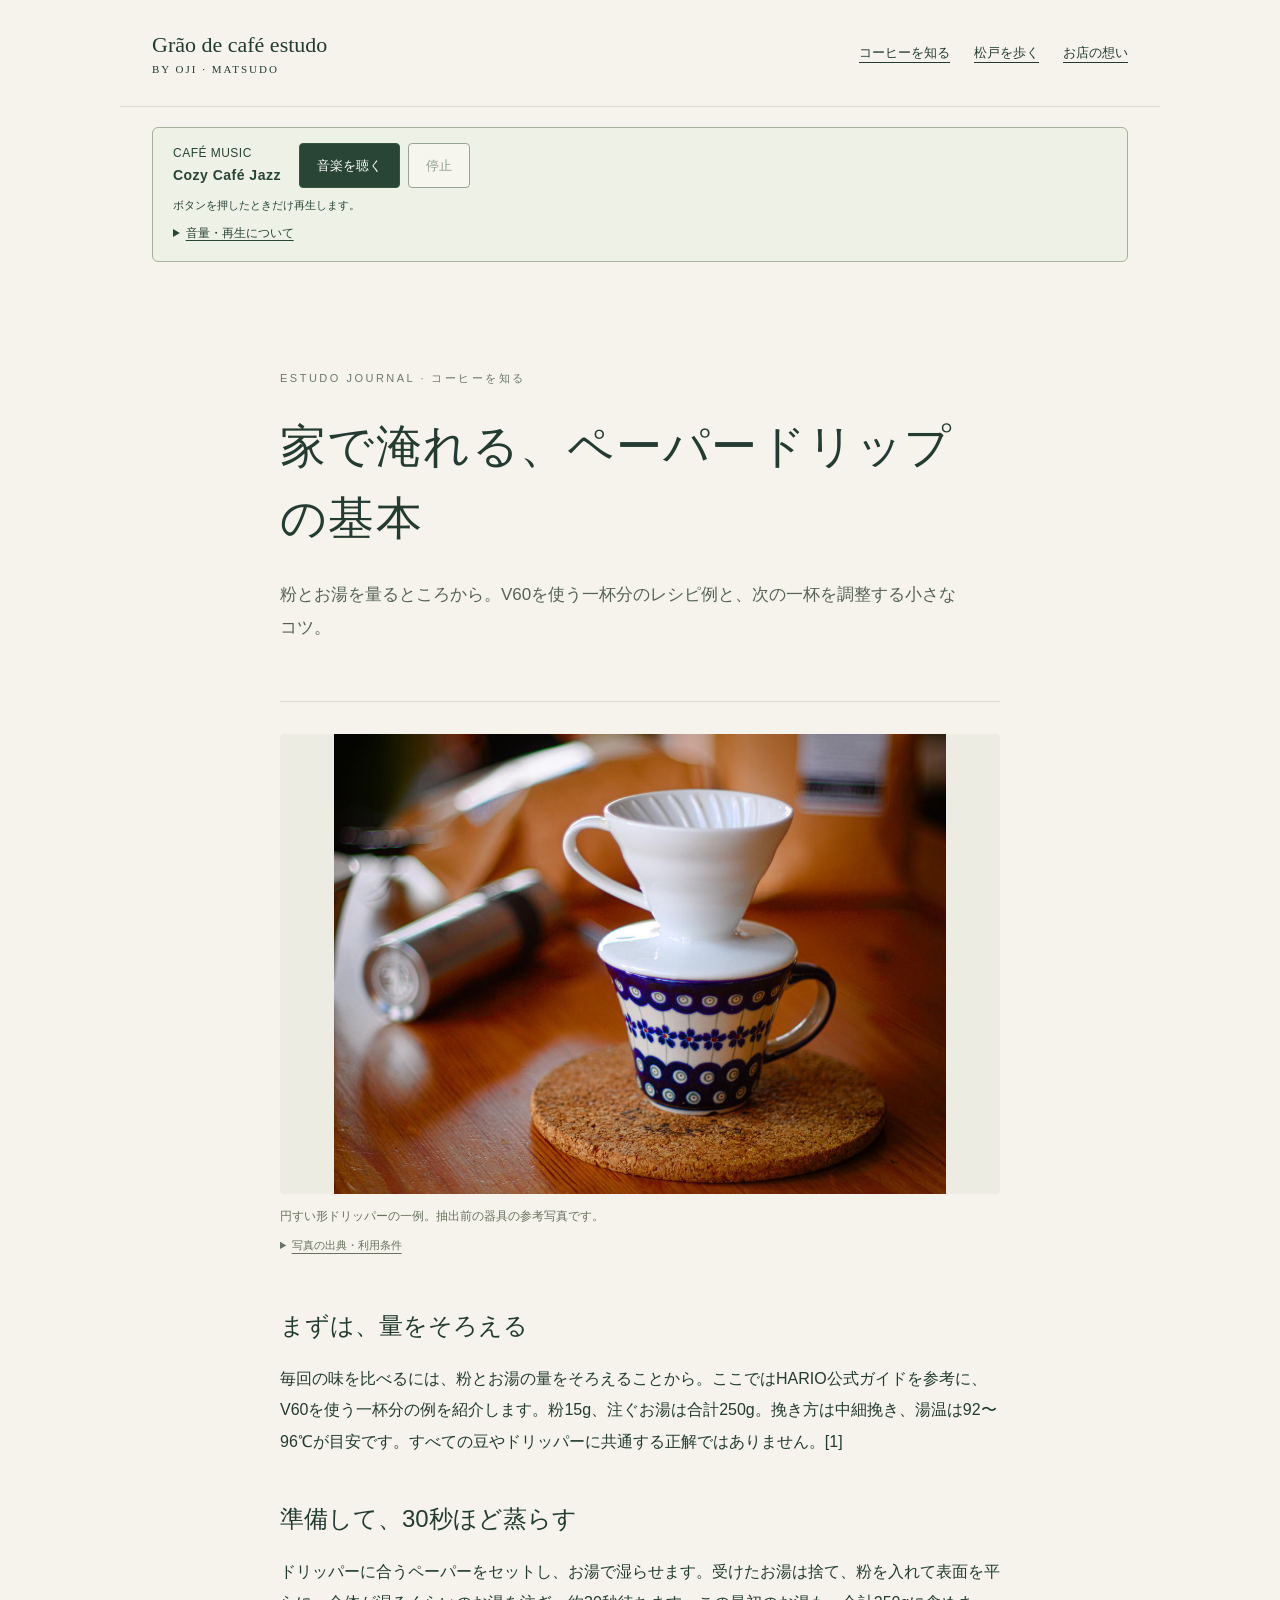
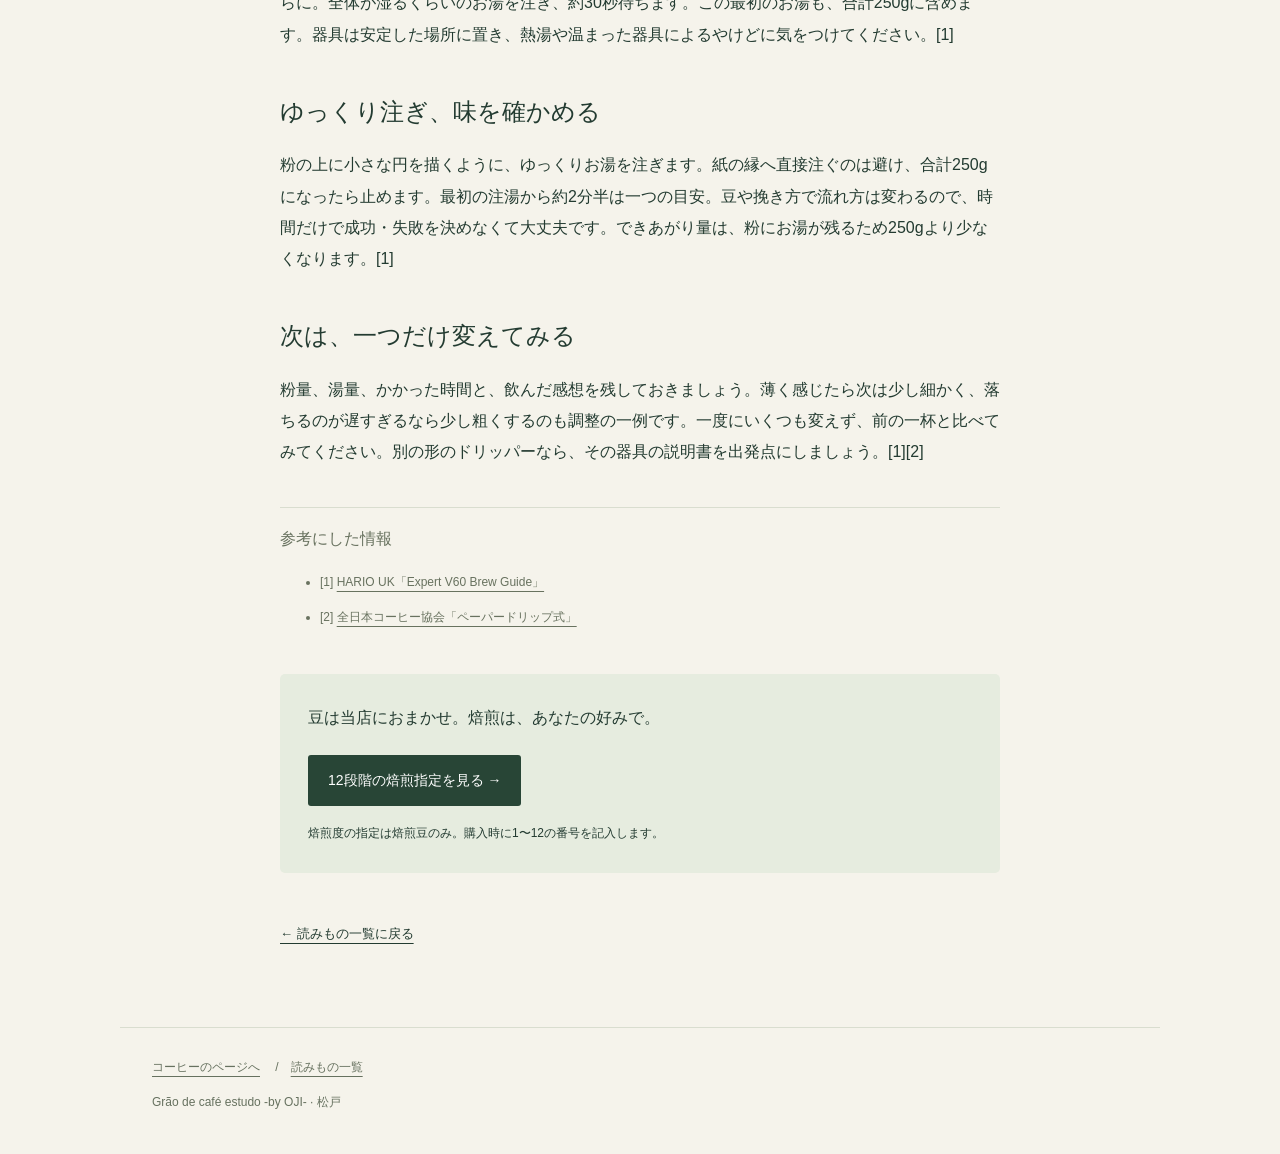
<file: journal/learn/basic-brew/index.html>
<!doctype html><html lang="ja"><head><meta charset="utf-8"><meta name="viewport" content="width=device-width,initial-scale=1"><title>家で淹れる、ペーパードリップの基本｜estudo 読みもの</title><link rel="canonical" href="https://estudo-coffee.com/journal/learn/basic-brew/"><meta name="description" content="粉とお湯を量るところから。V60を使う一杯分のレシピ例と、次の一杯を調整する小さなコツ。"><link rel="stylesheet" href="/journal/journal.css"><link rel="stylesheet" href="/audio/player.css"><script src="/audio/player.js" defer></script></head><body><header><a class="brand" href="/">Grão de café estudo<small>BY OJI · MATSUDO</small></a><nav aria-label="読みものカテゴリー"><a href="/journal/#learn">コーヒーを知る</a><a href="/journal/#matsudo">松戸を歩く</a><a href="/journal/#thoughts">お店の想い</a></nav></header><section class="cafe-player" aria-label="カフェの音楽"><div class="cafe-player-top"><div class="cafe-player-title">CAFÉ MUSIC<strong>Cozy Café Jazz</strong></div><div class="cafe-player-actions"><button type="button" id="cafe-audio-toggle" aria-pressed="false" aria-controls="cafe-audio">音楽を聴く</button><button type="button" id="cafe-audio-stop" disabled>停止</button></div></div><p id="cafe-audio-status" role="status" aria-live="polite">ボタンを押したときだけ再生します。</p><details><summary>音量・再生について</summary><label for="cafe-audio-volume">音量<input id="cafe-audio-volume" type="range" min="0" max="1" step="0.05" value="0.35"></label><p>端末の音量ボタンでも調整できます。ページを移動すると停止し、自動では再開しません。繰り返し再生はしません。</p></details><audio id="cafe-audio" preload="none" src="/audio/cozy-cafe-jazz.mp3"></audio><noscript><p>再生ボタンにはJavaScriptが必要です。記事はそのままお読みいただけます。</p></noscript></section><main class="wrap"><article class="article"><div class="hero"><p class="eyebrow">ESTUDO JOURNAL · コーヒーを知る</p><h1>家で淹れる、ペーパードリップの基本</h1><p class="lede">粉とお湯を量るところから。V60を使う一杯分のレシピ例と、次の一杯を調整する小さなコツ。</p></div><figure class="article-photo"><img src="/journal/images/hario-v60.jpg" alt="柄入りのマグカップに載せた白いハリオV60ドリッパー" loading="lazy" width="1200" height="901"><figcaption>円すい形ドリッパーの一例。抽出前の器具の参考写真です。<details><summary>写真の出典・利用条件</summary>写真：Olgierd Rudak「Hario V60 dripper」 ／ <a href="https://commons.wikimedia.org/wiki/File:Hario_V60_dripper_(30519007832).jpg">出典</a> ／ <a href="https://creativecommons.org/licenses/by/2.0/">CC BY 2.0</a><br>変更なし（配布元の原画） 一覧ではトリミング表示。写真には記載のライセンスが適用されます。</details></figcaption></figure><h2>まずは、量をそろえる</h2>
<p>毎回の味を比べるには、粉とお湯の量をそろえることから。ここではHARIO公式ガイドを参考に、V60を使う一杯分の例を紹介します。粉15g、注ぐお湯は合計250g。挽き方は中細挽き、湯温は92〜96℃が目安です。すべての豆やドリッパーに共通する正解ではありません。[1]</p>
<h2>準備して、30秒ほど蒸らす</h2>
<p>ドリッパーに合うペーパーをセットし、お湯で湿らせます。受けたお湯は捨て、粉を入れて表面を平らに。全体が湿るくらいのお湯を注ぎ、約30秒待ちます。この最初のお湯も、合計250gに含めます。器具は安定した場所に置き、熱湯や温まった器具によるやけどに気をつけてください。[1]</p>
<h2>ゆっくり注ぎ、味を確かめる</h2>
<p>粉の上に小さな円を描くように、ゆっくりお湯を注ぎます。紙の縁へ直接注ぐのは避け、合計250gになったら止めます。最初の注湯から約2分半は一つの目安。豆や挽き方で流れ方は変わるので、時間だけで成功・失敗を決めなくて大丈夫です。できあがり量は、粉にお湯が残るため250gより少なくなります。[1]</p>
<h2>次は、一つだけ変えてみる</h2>
<p>粉量、湯量、かかった時間と、飲んだ感想を残しておきましょう。薄く感じたら次は少し細かく、落ちるのが遅すぎるなら少し粗くするのも調整の一例です。一度にいくつも変えず、前の一杯と比べてみてください。別の形のドリッパーなら、その器具の説明書を出発点にしましょう。[1][2]</p>

<aside class="sources"><h2>参考にした情報</h2>
<ul><li>[1] <a href="https://www.hario.co.uk/pages/brew-guides-v60-expert">HARIO UK「Expert V60 Brew Guide」</a></li><li>[2] <a href="https://coffee.ajca.or.jp/column/4468/">全日本コーヒー協会「ペーパードリップ式」</a></li></ul>
</aside><aside class="cta"><p>豆は当店におまかせ。焙煎は、あなたの好みで。</p><a class="button" href="/#order">12段階の焙煎指定を見る →</a><p style="font-size:12px;margin:16px 0 0">焙煎度の指定は焙煎豆のみ。購入時に1〜12の番号を記入します。</p></aside><a class="back" href="/journal/">← 読みもの一覧に戻る</a></article></main><footer><a href="/">コーヒーのページへ</a>　 /　<a href="/journal/">読みもの一覧</a><p>Grão de café estudo -by OJI- · 松戸</p></footer></body></html>
</file>
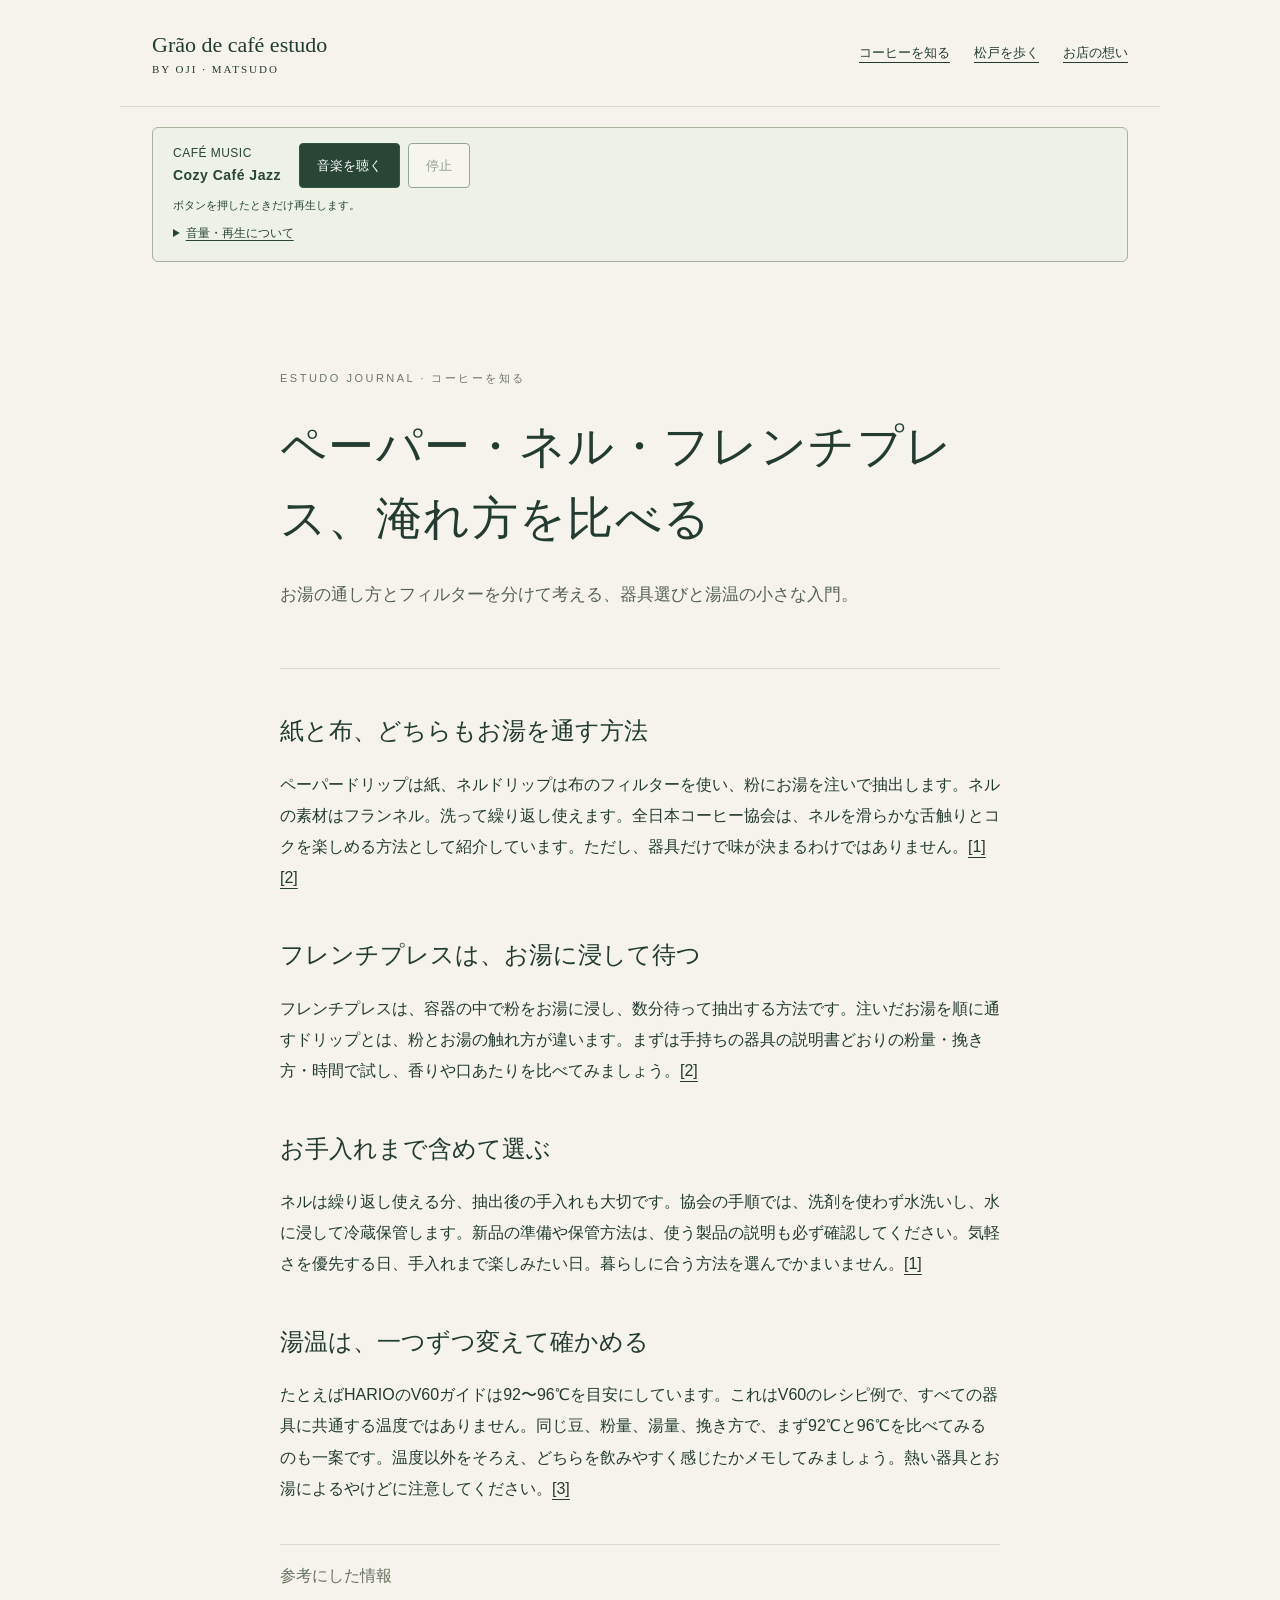
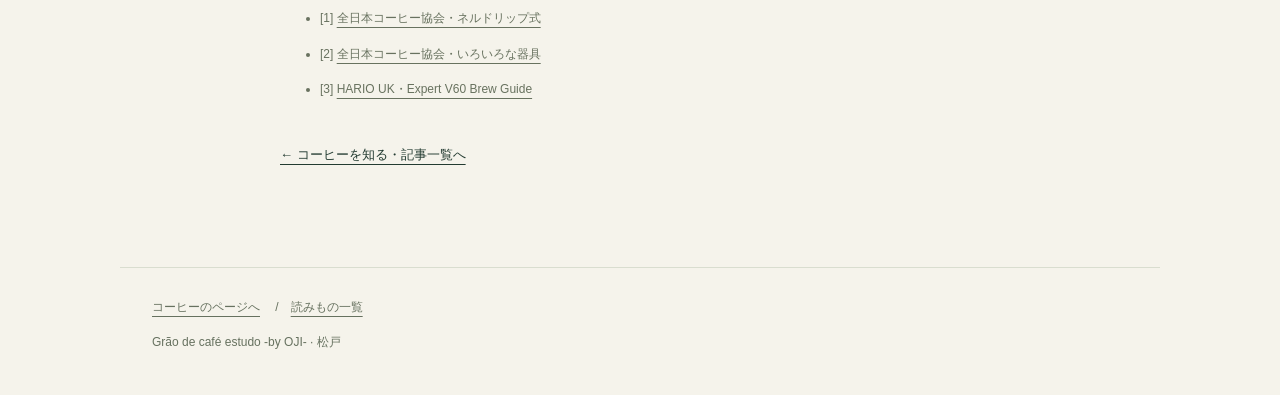
<file: journal/learn/brewing-methods/index.html>
<!doctype html><html lang="ja"><head><meta charset="utf-8"><meta name="viewport" content="width=device-width,initial-scale=1"><title>ペーパー・ネル・フレンチプレス、淹れ方を比べる｜estudo 読みもの</title><link rel="canonical" href="https://estudo-coffee.com/journal/learn/brewing-methods/"><meta name="description" content="お湯の通し方とフィルターを分けて考える、器具選びと湯温の小さな入門。"><link rel="stylesheet" href="/journal/journal.css"><link rel="stylesheet" href="/audio/player.css"><script src="/audio/player.js" defer></script></head><body><header><a class="brand" href="/">Grão de café estudo<small>BY OJI · MATSUDO</small></a><nav aria-label="読みものカテゴリー"><a href="/journal/#learn">コーヒーを知る</a><a href="/journal/#matsudo">松戸を歩く</a><a href="/journal/#thoughts">お店の想い</a></nav></header><section class="cafe-player" aria-label="カフェの音楽"><div class="cafe-player-top"><div class="cafe-player-title">CAFÉ MUSIC<strong>Cozy Café Jazz</strong></div><div class="cafe-player-actions"><button type="button" id="cafe-audio-toggle" aria-pressed="false" aria-controls="cafe-audio">音楽を聴く</button><button type="button" id="cafe-audio-stop" disabled>停止</button></div></div><p id="cafe-audio-status" role="status" aria-live="polite">ボタンを押したときだけ再生します。</p><details><summary>音量・再生について</summary><label for="cafe-audio-volume">音量<input id="cafe-audio-volume" type="range" min="0" max="1" step="0.05" value="0.35"></label><p>端末の音量ボタンでも調整できます。ページを移動すると停止し、自動では再開しません。繰り返し再生はしません。</p></details><audio id="cafe-audio" preload="none" src="/audio/cozy-cafe-jazz.mp3"></audio><noscript><p>再生ボタンにはJavaScriptが必要です。記事はそのままお読みいただけます。</p></noscript></section><main class="wrap"><article class="article"><div class="hero"><p class="eyebrow">ESTUDO JOURNAL · コーヒーを知る</p><h1>ペーパー・ネル・フレンチプレス、淹れ方を比べる</h1><p class="lede">お湯の通し方とフィルターを分けて考える、器具選びと湯温の小さな入門。</p></div><h2>紙と布、どちらもお湯を通す方法</h2>
<p>ペーパードリップは紙、ネルドリップは布のフィルターを使い、粉にお湯を注いで抽出します。ネルの素材はフランネル。洗って繰り返し使えます。全日本コーヒー協会は、ネルを滑らかな舌触りとコクを楽しめる方法として紹介しています。ただし、器具だけで味が決まるわけではありません。<a href="#source-1">[1]</a><a href="#source-2">[2]</a></p>
<h2>フレンチプレスは、お湯に浸して待つ</h2>
<p>フレンチプレスは、容器の中で粉をお湯に浸し、数分待って抽出する方法です。注いだお湯を順に通すドリップとは、粉とお湯の触れ方が違います。まずは手持ちの器具の説明書どおりの粉量・挽き方・時間で試し、香りや口あたりを比べてみましょう。<a href="#source-2">[2]</a></p>
<h2>お手入れまで含めて選ぶ</h2>
<p>ネルは繰り返し使える分、抽出後の手入れも大切です。協会の手順では、洗剤を使わず水洗いし、水に浸して冷蔵保管します。新品の準備や保管方法は、使う製品の説明も必ず確認してください。気軽さを優先する日、手入れまで楽しみたい日。暮らしに合う方法を選んでかまいません。<a href="#source-1">[1]</a></p>
<h2>湯温は、一つずつ変えて確かめる</h2>
<p>たとえばHARIOのV60ガイドは92〜96℃を目安にしています。これはV60のレシピ例で、すべての器具に共通する温度ではありません。同じ豆、粉量、湯量、挽き方で、まず92℃と96℃を比べてみるのも一案です。温度以外をそろえ、どちらを飲みやすく感じたかメモしてみましょう。熱い器具とお湯によるやけどに注意してください。<a href="#source-3">[3]</a></p>
<aside class="sources"><h2>参考にした情報</h2><ul>
<li id="source-1">[1] <a href="https://coffee.ajca.or.jp/column/4474/">全日本コーヒー協会・ネルドリップ式</a></li>
<li id="source-2">[2] <a href="https://coffee.ajca.or.jp/column/4460/">全日本コーヒー協会・いろいろな器具</a></li>
<li id="source-3">[3] <a href="https://www.hario.co.uk/pages/brew-guides-v60-expert">HARIO UK・Expert V60 Brew Guide</a></li>
</ul></aside><p class="back" style="margin-top:40px"><a href="/journal/#learn">← コーヒーを知る・記事一覧へ</a></p></article></main><footer><a href="/">コーヒーのページへ</a>　 /　<a href="/journal/">読みもの一覧</a><p>Grão de café estudo -by OJI- · 松戸</p></footer></body></html>
</file>
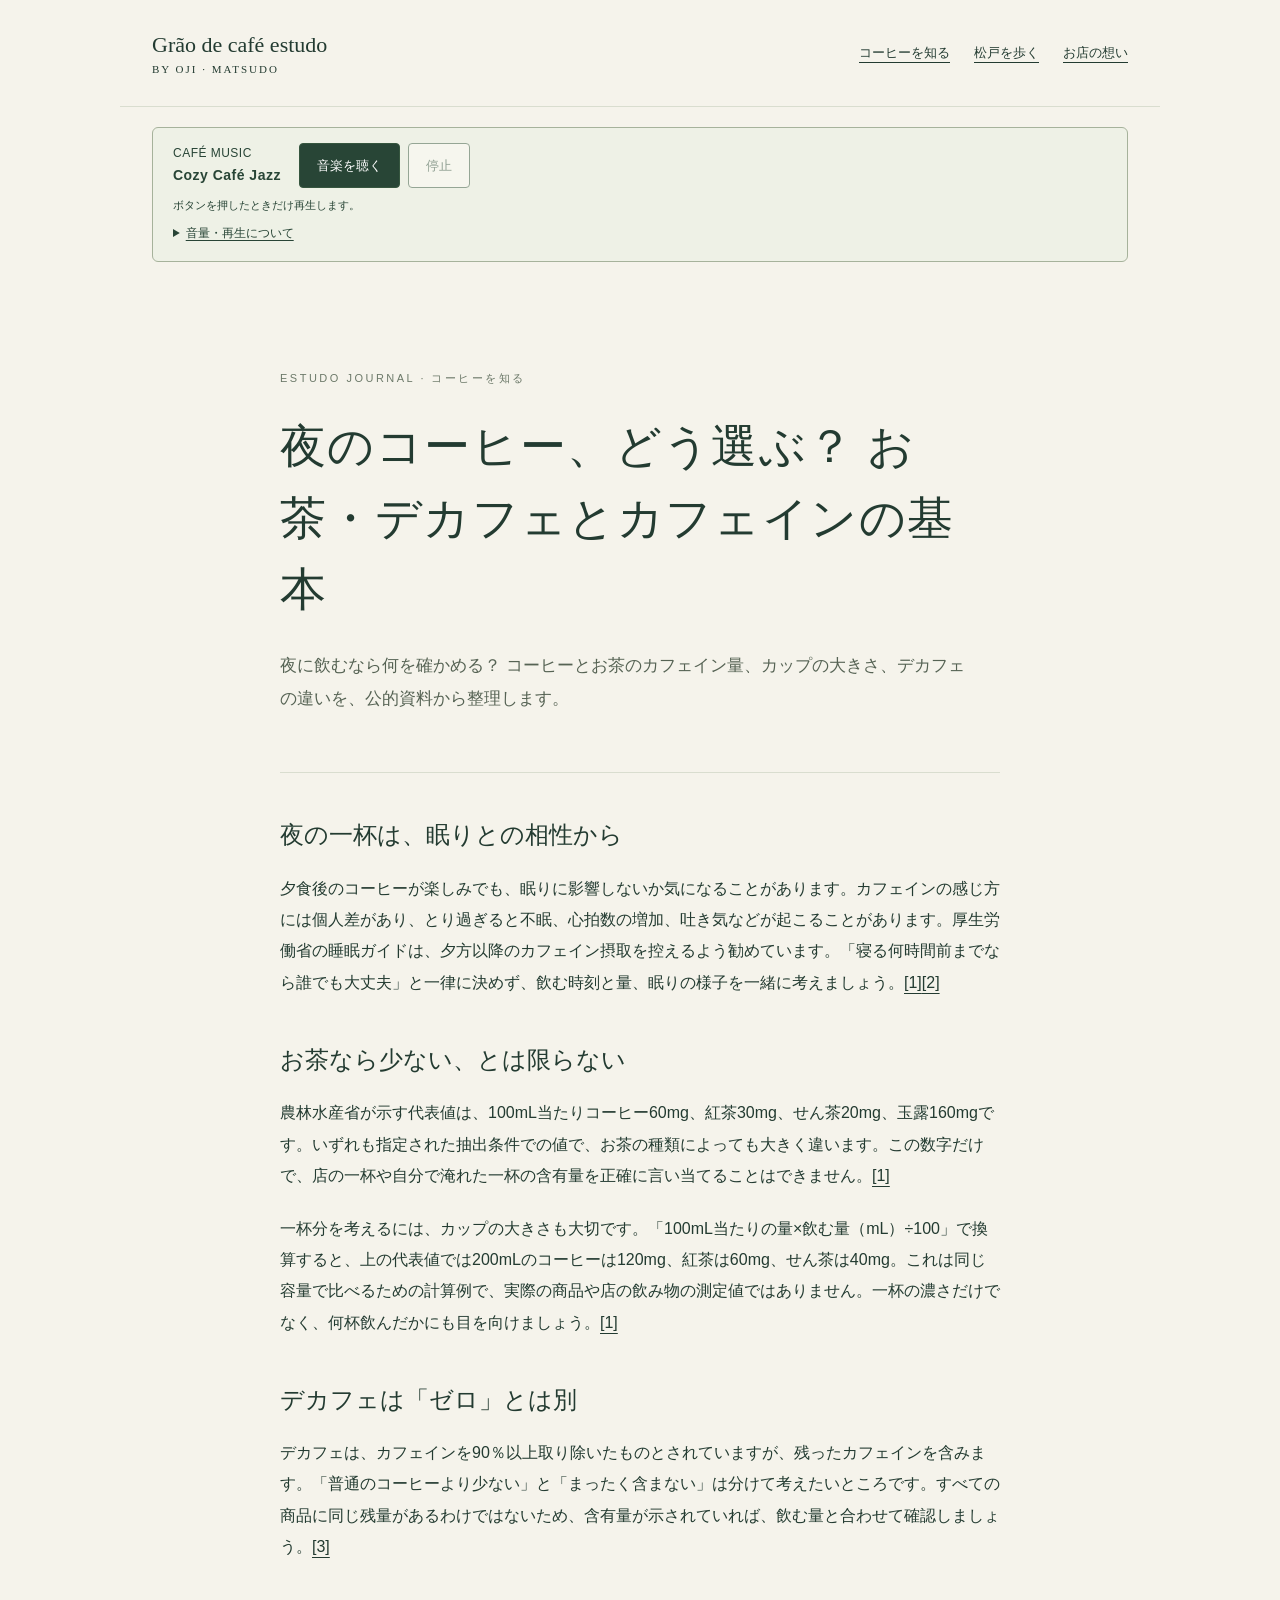
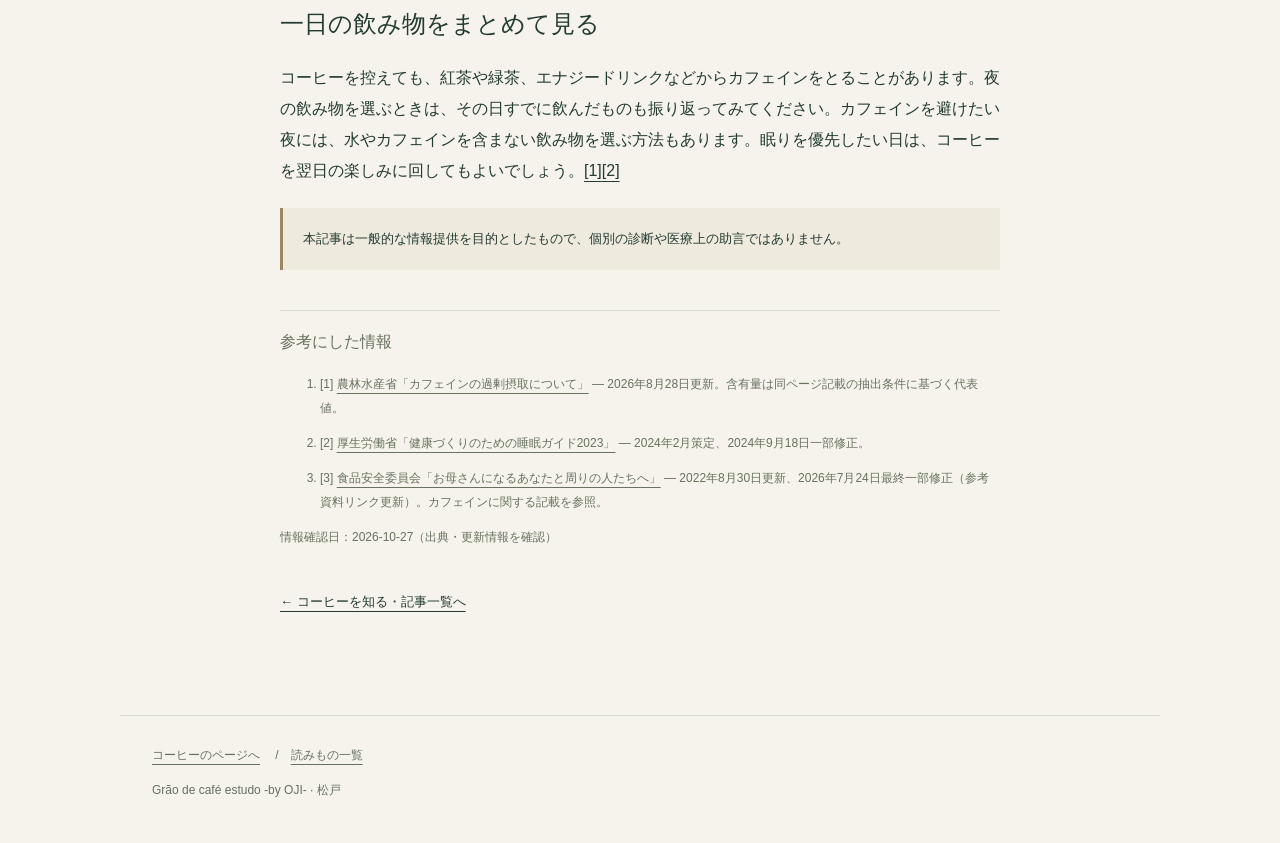
<file: journal/learn/caffeine-night-tea-decaf/index.html>
<!doctype html><html lang="ja"><head><meta charset="utf-8"><meta name="viewport" content="width=device-width,initial-scale=1"><title>夜のコーヒー、どう選ぶ？ お茶・デカフェとカフェインの基本｜estudo 読みもの</title><link rel="canonical" href="https://estudo-coffee.com/journal/learn/caffeine-night-tea-decaf/"><meta name="description" content="夜に飲むなら何を確かめる？ コーヒーとお茶のカフェイン量、カップの大きさ、デカフェの違いを、公的資料から整理します。"><link rel="stylesheet" href="/journal/journal.css"><link rel="stylesheet" href="/audio/player.css"><script src="/audio/player.js" defer></script></head><body><header><a class="brand" href="/">Grão de café estudo<small>BY OJI · MATSUDO</small></a><nav aria-label="読みものカテゴリー"><a href="/journal/#learn">コーヒーを知る</a><a href="/journal/#matsudo">松戸を歩く</a><a href="/journal/#thoughts">お店の想い</a></nav></header><section class="cafe-player" aria-label="カフェの音楽"><div class="cafe-player-top"><div class="cafe-player-title">CAFÉ MUSIC<strong>Cozy Café Jazz</strong></div><div class="cafe-player-actions"><button type="button" id="cafe-audio-toggle" aria-pressed="false" aria-controls="cafe-audio">音楽を聴く</button><button type="button" id="cafe-audio-stop" disabled>停止</button></div></div><p id="cafe-audio-status" role="status" aria-live="polite">ボタンを押したときだけ再生します。</p><details><summary>音量・再生について</summary><label for="cafe-audio-volume">音量<input id="cafe-audio-volume" type="range" min="0" max="1" step="0.05" value="0.35"></label><p>端末の音量ボタンでも調整できます。ページを移動すると停止し、自動では再開しません。繰り返し再生はしません。</p></details><audio id="cafe-audio" preload="none" src="/audio/cozy-cafe-jazz.mp3"></audio><noscript><p>再生ボタンにはJavaScriptが必要です。記事はそのままお読みいただけます。</p></noscript></section><main class="wrap"><article class="article"><div class="hero"><p class="eyebrow">ESTUDO JOURNAL · コーヒーを知る</p><h1>夜のコーヒー、どう選ぶ？ お茶・デカフェとカフェインの基本</h1><p class="lede">夜に飲むなら何を確かめる？ コーヒーとお茶のカフェイン量、カップの大きさ、デカフェの違いを、公的資料から整理します。</p></div><h2>夜の一杯は、眠りとの相性から</h2>
<p>夕食後のコーヒーが楽しみでも、眠りに影響しないか気になることがあります。カフェインの感じ方には個人差があり、とり過ぎると不眠、心拍数の増加、吐き気などが起こることがあります。厚生労働省の睡眠ガイドは、夕方以降のカフェイン摂取を控えるよう勧めています。「寝る何時間前までなら誰でも大丈夫」と一律に決めず、飲む時刻と量、眠りの様子を一緒に考えましょう。<a href="#caffeine-night-tea-decaf-source-1">[1]</a><a href="#caffeine-night-tea-decaf-source-2">[2]</a></p>
<h2>お茶なら少ない、とは限らない</h2>
<p>農林水産省が示す代表値は、100mL当たりコーヒー60mg、紅茶30mg、せん茶20mg、玉露160mgです。いずれも指定された抽出条件での値で、お茶の種類によっても大きく違います。この数字だけで、店の一杯や自分で淹れた一杯の含有量を正確に言い当てることはできません。<a href="#caffeine-night-tea-decaf-source-1">[1]</a></p>
<p>一杯分を考えるには、カップの大きさも大切です。「100mL当たりの量×飲む量（mL）÷100」で換算すると、上の代表値では200mLのコーヒーは120mg、紅茶は60mg、せん茶は40mg。これは同じ容量で比べるための計算例で、実際の商品や店の飲み物の測定値ではありません。一杯の濃さだけでなく、何杯飲んだかにも目を向けましょう。<a href="#caffeine-night-tea-decaf-source-1">[1]</a></p>
<h2>デカフェは「ゼロ」とは別</h2>
<p>デカフェは、カフェインを90％以上取り除いたものとされていますが、残ったカフェインを含みます。「普通のコーヒーより少ない」と「まったく含まない」は分けて考えたいところです。すべての商品に同じ残量があるわけではないため、含有量が示されていれば、飲む量と合わせて確認しましょう。<a href="#caffeine-night-tea-decaf-source-3">[3]</a></p>
<h2>一日の飲み物をまとめて見る</h2>
<p>コーヒーを控えても、紅茶や緑茶、エナジードリンクなどからカフェインをとることがあります。夜の飲み物を選ぶときは、その日すでに飲んだものも振り返ってみてください。カフェインを避けたい夜には、水やカフェインを含まない飲み物を選ぶ方法もあります。眠りを優先したい日は、コーヒーを翌日の楽しみに回してもよいでしょう。<a href="#caffeine-night-tea-decaf-source-1">[1]</a><a href="#caffeine-night-tea-decaf-source-2">[2]</a></p>
<p class="article-note">本記事は一般的な情報提供を目的としたもので、個別の診断や医療上の助言ではありません。</p>
<aside class="sources"><h2>参考にした情報</h2>
<ol>
<li id="caffeine-night-tea-decaf-source-1">[1] <a href="https://www.maff.go.jp/j/syouan/seisaku/risk_analysis/priority/hazard_chem/caffeine.html">農林水産省「カフェインの過剰摂取について」</a> — 2026年8月28日更新。含有量は同ページ記載の抽出条件に基づく代表値。</li>
<li id="caffeine-night-tea-decaf-source-2">[2] <a href="https://www.mhlw.go.jp/content/001305530.pdf">厚生労働省「健康づくりのための睡眠ガイド2023」</a> — 2024年2月策定、2024年9月18日一部修正。</li>
<li id="caffeine-night-tea-decaf-source-3">[3] <a href="https://www.fsc.go.jp/okaasan.html">食品安全委員会「お母さんになるあなたと周りの人たちへ」</a> — 2022年8月30日更新、2026年7月24日最終一部修正（参考資料リンク更新）。カフェインに関する記載を参照。</li>
</ol>
<p class="source-checked">情報確認日：2026-10-27（出典・更新情報を確認）</p>
</aside><p class="back" style="margin-top:40px"><a href="/journal/#learn">← コーヒーを知る・記事一覧へ</a></p></article></main><footer><a href="/">コーヒーのページへ</a>　 /　<a href="/journal/">読みもの一覧</a><p>Grão de café estudo -by OJI- · 松戸</p></footer></body></html>
</file>
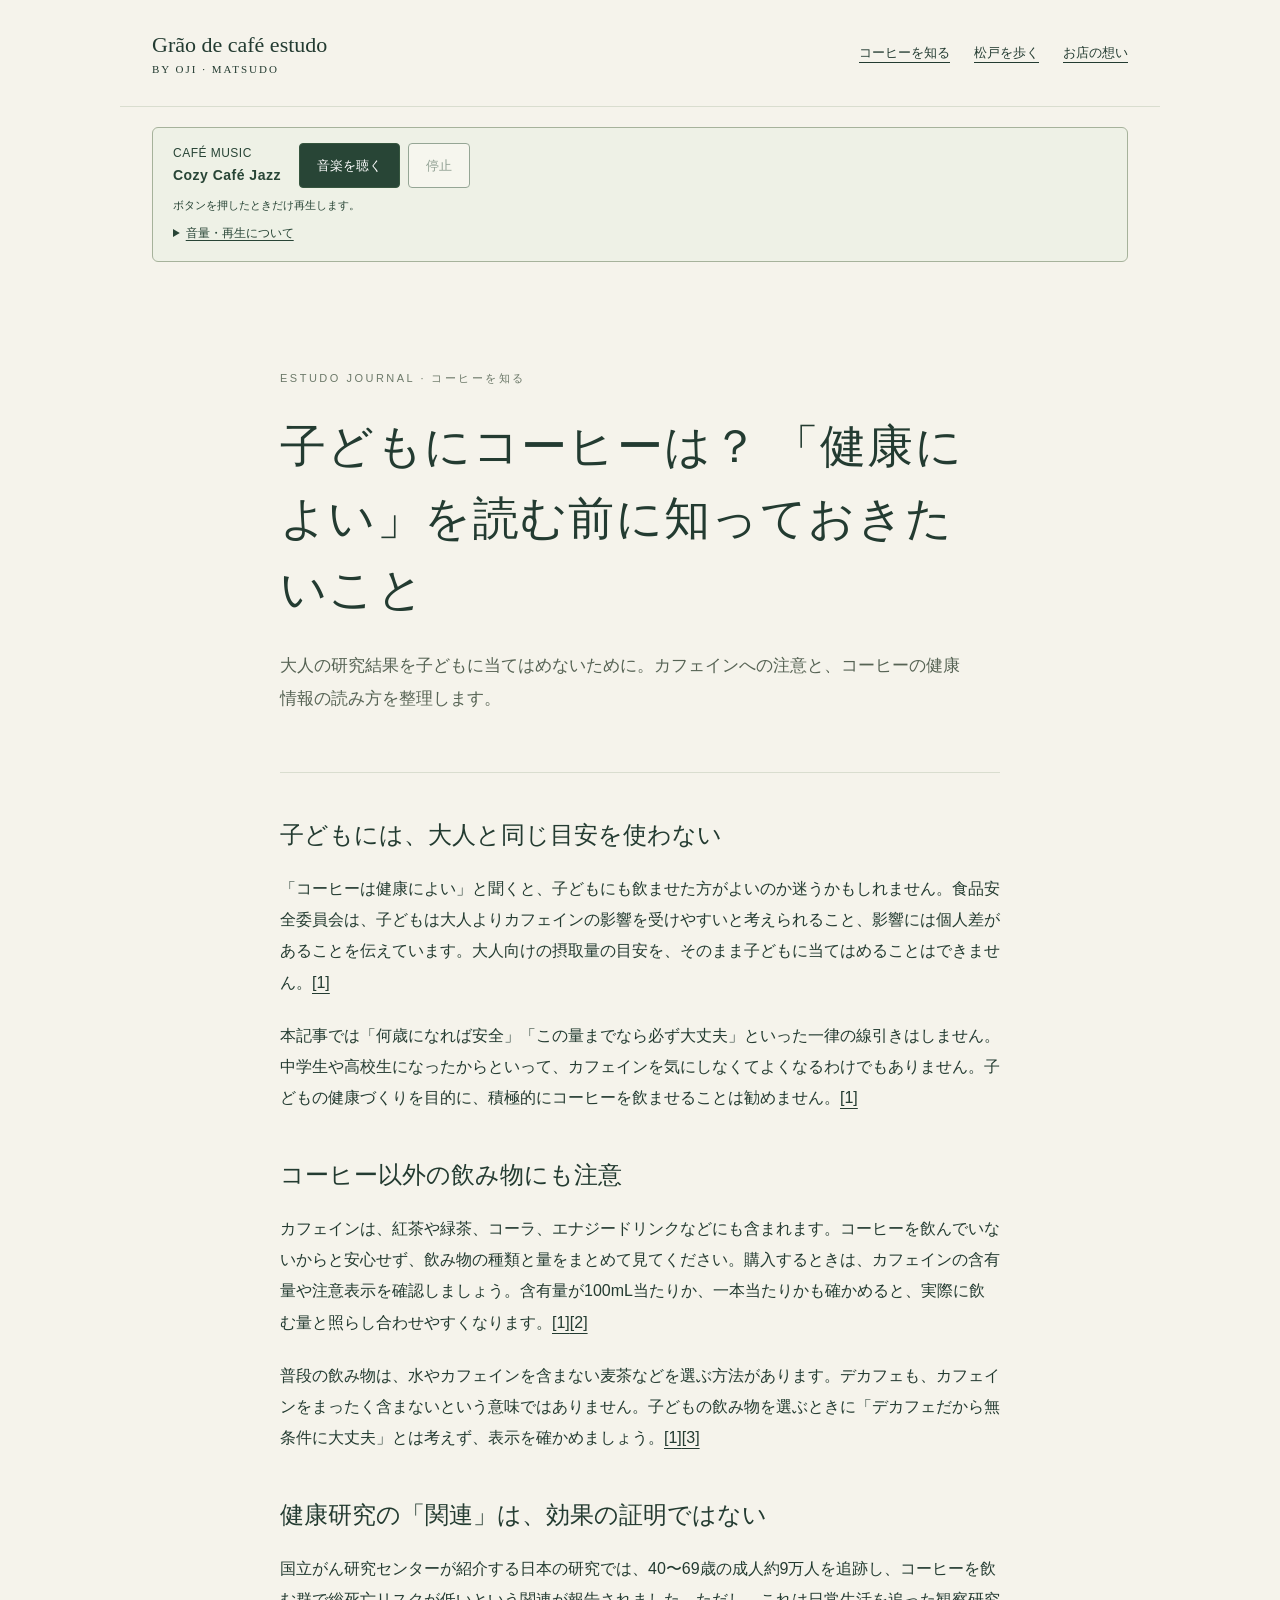
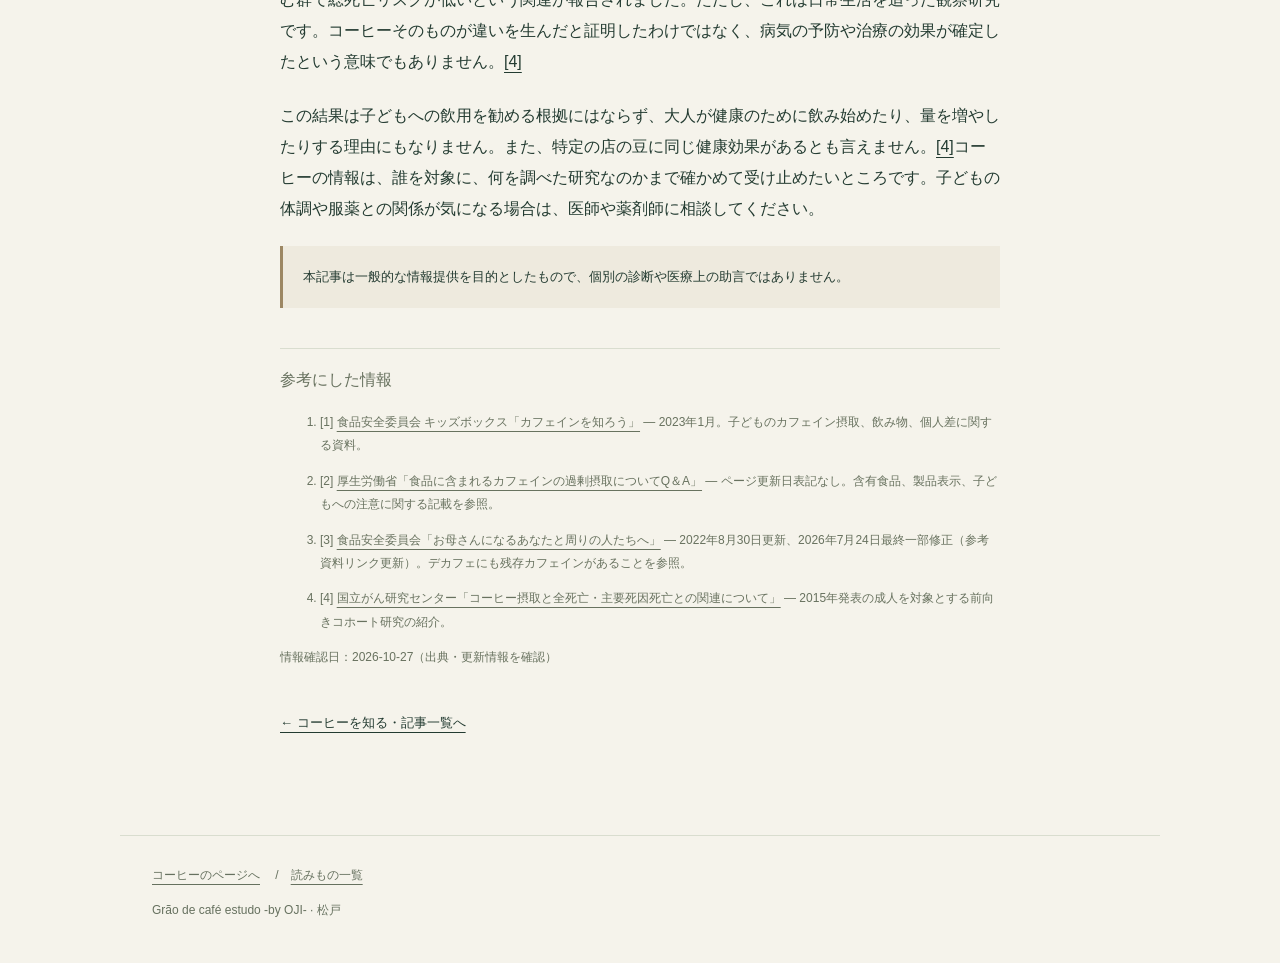
<file: journal/learn/children-coffee-health-evidence/index.html>
<!doctype html><html lang="ja"><head><meta charset="utf-8"><meta name="viewport" content="width=device-width,initial-scale=1"><title>子どもにコーヒーは？ 「健康によい」を読む前に知っておきたいこと｜estudo 読みもの</title><link rel="canonical" href="https://estudo-coffee.com/journal/learn/children-coffee-health-evidence/"><meta name="description" content="大人の研究結果を子どもに当てはめないために。カフェインへの注意と、コーヒーの健康情報の読み方を整理します。"><link rel="stylesheet" href="/journal/journal.css"><link rel="stylesheet" href="/audio/player.css"><script src="/audio/player.js" defer></script></head><body><header><a class="brand" href="/">Grão de café estudo<small>BY OJI · MATSUDO</small></a><nav aria-label="読みものカテゴリー"><a href="/journal/#learn">コーヒーを知る</a><a href="/journal/#matsudo">松戸を歩く</a><a href="/journal/#thoughts">お店の想い</a></nav></header><section class="cafe-player" aria-label="カフェの音楽"><div class="cafe-player-top"><div class="cafe-player-title">CAFÉ MUSIC<strong>Cozy Café Jazz</strong></div><div class="cafe-player-actions"><button type="button" id="cafe-audio-toggle" aria-pressed="false" aria-controls="cafe-audio">音楽を聴く</button><button type="button" id="cafe-audio-stop" disabled>停止</button></div></div><p id="cafe-audio-status" role="status" aria-live="polite">ボタンを押したときだけ再生します。</p><details><summary>音量・再生について</summary><label for="cafe-audio-volume">音量<input id="cafe-audio-volume" type="range" min="0" max="1" step="0.05" value="0.35"></label><p>端末の音量ボタンでも調整できます。ページを移動すると停止し、自動では再開しません。繰り返し再生はしません。</p></details><audio id="cafe-audio" preload="none" src="/audio/cozy-cafe-jazz.mp3"></audio><noscript><p>再生ボタンにはJavaScriptが必要です。記事はそのままお読みいただけます。</p></noscript></section><main class="wrap"><article class="article"><div class="hero"><p class="eyebrow">ESTUDO JOURNAL · コーヒーを知る</p><h1>子どもにコーヒーは？ 「健康によい」を読む前に知っておきたいこと</h1><p class="lede">大人の研究結果を子どもに当てはめないために。カフェインへの注意と、コーヒーの健康情報の読み方を整理します。</p></div><h2>子どもには、大人と同じ目安を使わない</h2>
<p>「コーヒーは健康によい」と聞くと、子どもにも飲ませた方がよいのか迷うかもしれません。食品安全委員会は、子どもは大人よりカフェインの影響を受けやすいと考えられること、影響には個人差があることを伝えています。大人向けの摂取量の目安を、そのまま子どもに当てはめることはできません。<a href="#children-coffee-health-evidence-source-1">[1]</a></p>
<p>本記事では「何歳になれば安全」「この量までなら必ず大丈夫」といった一律の線引きはしません。中学生や高校生になったからといって、カフェインを気にしなくてよくなるわけでもありません。子どもの健康づくりを目的に、積極的にコーヒーを飲ませることは勧めません。<a href="#children-coffee-health-evidence-source-1">[1]</a></p>
<h2>コーヒー以外の飲み物にも注意</h2>
<p>カフェインは、紅茶や緑茶、コーラ、エナジードリンクなどにも含まれます。コーヒーを飲んでいないからと安心せず、飲み物の種類と量をまとめて見てください。購入するときは、カフェインの含有量や注意表示を確認しましょう。含有量が100mL当たりか、一本当たりかも確かめると、実際に飲む量と照らし合わせやすくなります。<a href="#children-coffee-health-evidence-source-1">[1]</a><a href="#children-coffee-health-evidence-source-2">[2]</a></p>
<p>普段の飲み物は、水やカフェインを含まない麦茶などを選ぶ方法があります。デカフェも、カフェインをまったく含まないという意味ではありません。子どもの飲み物を選ぶときに「デカフェだから無条件に大丈夫」とは考えず、表示を確かめましょう。<a href="#children-coffee-health-evidence-source-1">[1]</a><a href="#children-coffee-health-evidence-source-3">[3]</a></p>
<h2>健康研究の「関連」は、効果の証明ではない</h2>
<p>国立がん研究センターが紹介する日本の研究では、40〜69歳の成人約9万人を追跡し、コーヒーを飲む群で総死亡リスクが低いという関連が報告されました。ただし、これは日常生活を追った観察研究です。コーヒーそのものが違いを生んだと証明したわけではなく、病気の予防や治療の効果が確定したという意味でもありません。<a href="#children-coffee-health-evidence-source-4">[4]</a></p>
<p>この結果は子どもへの飲用を勧める根拠にはならず、大人が健康のために飲み始めたり、量を増やしたりする理由にもなりません。また、特定の店の豆に同じ健康効果があるとも言えません。<a href="#children-coffee-health-evidence-source-4">[4]</a>コーヒーの情報は、誰を対象に、何を調べた研究なのかまで確かめて受け止めたいところです。子どもの体調や服薬との関係が気になる場合は、医師や薬剤師に相談してください。</p>
<p class="article-note">本記事は一般的な情報提供を目的としたもので、個別の診断や医療上の助言ではありません。</p>
<aside class="sources"><h2>参考にした情報</h2>
<ol>
<li id="children-coffee-health-evidence-source-1">[1] <a href="https://www.fsc.go.jp/kids-box/index.data/202301_kidsbox.pdf">食品安全委員会 キッズボックス「カフェインを知ろう」</a> — 2023年1月。子どものカフェイン摂取、飲み物、個人差に関する資料。</li>
<li id="children-coffee-health-evidence-source-2">[2] <a href="https://www.mhlw.go.jp/stf/seisakunitsuite/bunya/0000170477.html">厚生労働省「食品に含まれるカフェインの過剰摂取についてQ＆A」</a> — ページ更新日表記なし。含有食品、製品表示、子どもへの注意に関する記載を参照。</li>
<li id="children-coffee-health-evidence-source-3">[3] <a href="https://www.fsc.go.jp/okaasan.html">食品安全委員会「お母さんになるあなたと周りの人たちへ」</a> — 2022年8月30日更新、2026年7月24日最終一部修正（参考資料リンク更新）。デカフェにも残存カフェインがあることを参照。</li>
<li id="children-coffee-health-evidence-source-4">[4] <a href="https://epi.ncc.go.jp/jphc/outcome/3527.html">国立がん研究センター「コーヒー摂取と全死亡・主要死因死亡との関連について」</a> — 2015年発表の成人を対象とする前向きコホート研究の紹介。</li>
</ol>
<p class="source-checked">情報確認日：2026-10-27（出典・更新情報を確認）</p>
</aside><p class="back" style="margin-top:40px"><a href="/journal/#learn">← コーヒーを知る・記事一覧へ</a></p></article></main><footer><a href="/">コーヒーのページへ</a>　 /　<a href="/journal/">読みもの一覧</a><p>Grão de café estudo -by OJI- · 松戸</p></footer></body></html>
</file>
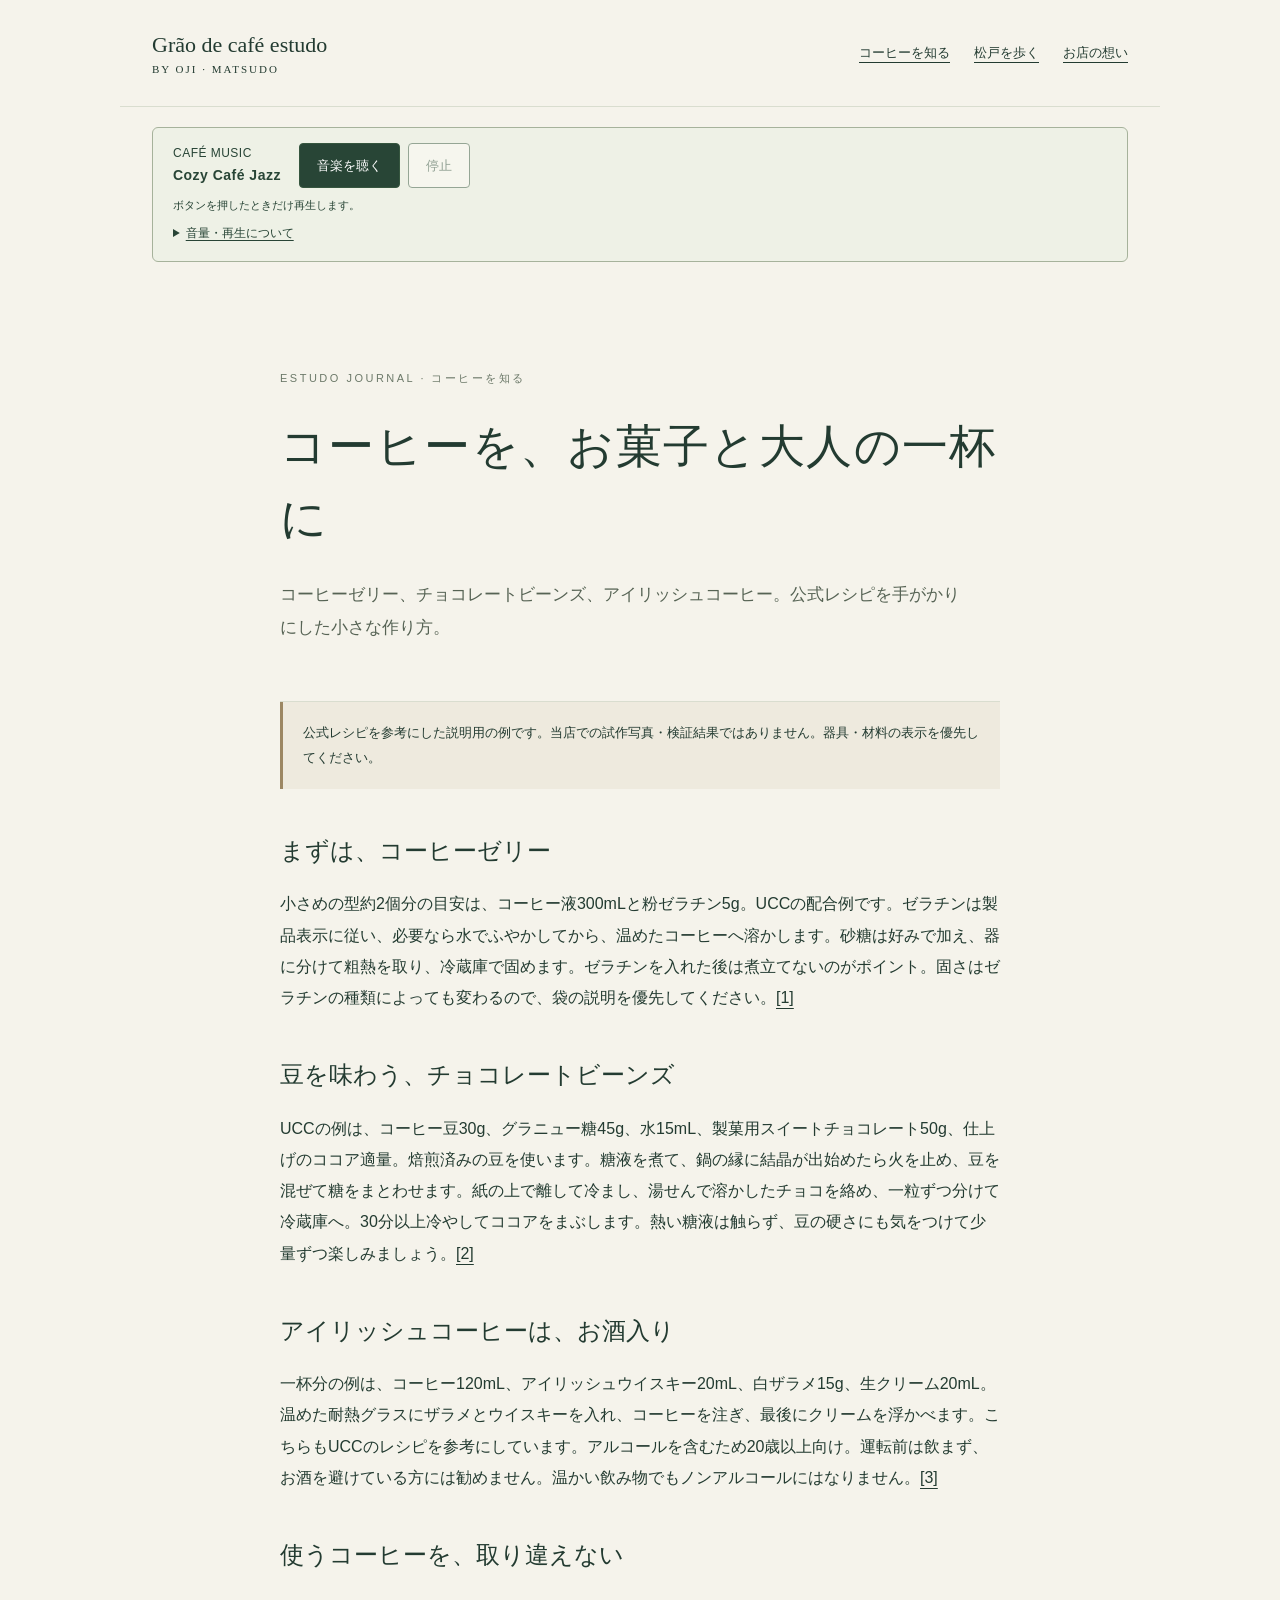
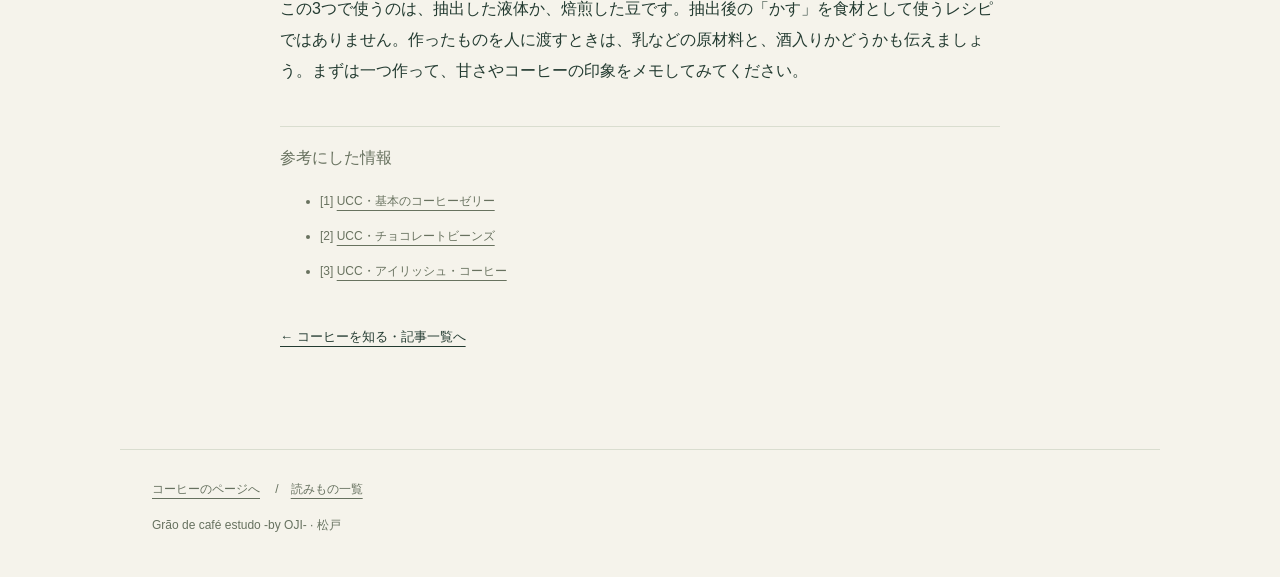
<file: journal/learn/coffee-dessert-and-irish/index.html>
<!doctype html><html lang="ja"><head><meta charset="utf-8"><meta name="viewport" content="width=device-width,initial-scale=1"><title>コーヒーを、お菓子と大人の一杯に｜estudo 読みもの</title><link rel="canonical" href="https://estudo-coffee.com/journal/learn/coffee-dessert-and-irish/"><meta name="description" content="コーヒーゼリー、チョコレートビーンズ、アイリッシュコーヒー。公式レシピを手がかりにした小さな作り方。"><link rel="stylesheet" href="/journal/journal.css"><link rel="stylesheet" href="/audio/player.css"><script src="/audio/player.js" defer></script></head><body><header><a class="brand" href="/">Grão de café estudo<small>BY OJI · MATSUDO</small></a><nav aria-label="読みものカテゴリー"><a href="/journal/#learn">コーヒーを知る</a><a href="/journal/#matsudo">松戸を歩く</a><a href="/journal/#thoughts">お店の想い</a></nav></header><section class="cafe-player" aria-label="カフェの音楽"><div class="cafe-player-top"><div class="cafe-player-title">CAFÉ MUSIC<strong>Cozy Café Jazz</strong></div><div class="cafe-player-actions"><button type="button" id="cafe-audio-toggle" aria-pressed="false" aria-controls="cafe-audio">音楽を聴く</button><button type="button" id="cafe-audio-stop" disabled>停止</button></div></div><p id="cafe-audio-status" role="status" aria-live="polite">ボタンを押したときだけ再生します。</p><details><summary>音量・再生について</summary><label for="cafe-audio-volume">音量<input id="cafe-audio-volume" type="range" min="0" max="1" step="0.05" value="0.35"></label><p>端末の音量ボタンでも調整できます。ページを移動すると停止し、自動では再開しません。繰り返し再生はしません。</p></details><audio id="cafe-audio" preload="none" src="/audio/cozy-cafe-jazz.mp3"></audio><noscript><p>再生ボタンにはJavaScriptが必要です。記事はそのままお読みいただけます。</p></noscript></section><main class="wrap"><article class="article"><div class="hero"><p class="eyebrow">ESTUDO JOURNAL · コーヒーを知る</p><h1>コーヒーを、お菓子と大人の一杯に</h1><p class="lede">コーヒーゼリー、チョコレートビーンズ、アイリッシュコーヒー。公式レシピを手がかりにした小さな作り方。</p></div><p class="article-note">公式レシピを参考にした説明用の例です。当店での試作写真・検証結果ではありません。器具・材料の表示を優先してください。</p><h2>まずは、コーヒーゼリー</h2>
<p>小さめの型約2個分の目安は、コーヒー液300mLと粉ゼラチン5g。UCCの配合例です。ゼラチンは製品表示に従い、必要なら水でふやかしてから、温めたコーヒーへ溶かします。砂糖は好みで加え、器に分けて粗熱を取り、冷蔵庫で固めます。ゼラチンを入れた後は煮立てないのがポイント。固さはゼラチンの種類によっても変わるので、袋の説明を優先してください。<a href="#source-1">[1]</a></p>
<h2>豆を味わう、チョコレートビーンズ</h2>
<p>UCCの例は、コーヒー豆30g、グラニュー糖45g、水15mL、製菓用スイートチョコレート50g、仕上げのココア適量。焙煎済みの豆を使います。糖液を煮て、鍋の縁に結晶が出始めたら火を止め、豆を混ぜて糖をまとわせます。紙の上で離して冷まし、湯せんで溶かしたチョコを絡め、一粒ずつ分けて冷蔵庫へ。30分以上冷やしてココアをまぶします。熱い糖液は触らず、豆の硬さにも気をつけて少量ずつ楽しみましょう。<a href="#source-2">[2]</a></p>
<h2>アイリッシュコーヒーは、お酒入り</h2>
<p>一杯分の例は、コーヒー120mL、アイリッシュウイスキー20mL、白ザラメ15g、生クリーム20mL。温めた耐熱グラスにザラメとウイスキーを入れ、コーヒーを注ぎ、最後にクリームを浮かべます。こちらもUCCのレシピを参考にしています。アルコールを含むため20歳以上向け。運転前は飲まず、お酒を避けている方には勧めません。温かい飲み物でもノンアルコールにはなりません。<a href="#source-3">[3]</a></p>
<h2>使うコーヒーを、取り違えない</h2>
<p>この3つで使うのは、抽出した液体か、焙煎した豆です。抽出後の「かす」を食材として使うレシピではありません。作ったものを人に渡すときは、乳などの原材料と、酒入りかどうかも伝えましょう。まずは一つ作って、甘さやコーヒーの印象をメモしてみてください。</p>
<aside class="sources"><h2>参考にした情報</h2><ul>
<li id="source-1">[1] <a href="https://www.ucc.co.jp/enjoy/recipe/sweets/sw_jelly_00.html">UCC・基本のコーヒーゼリー</a></li>
<li id="source-2">[2] <a href="https://www.ucc.co.jp/enjoy/recipe/seasonal/se95.html">UCC・チョコレートビーンズ</a></li>
<li id="source-3">[3] <a href="https://www.ucc.co.jp/enjoy/recipe/arrange_hot/ar5.html">UCC・アイリッシュ・コーヒー</a></li>
</ul></aside><p class="back" style="margin-top:40px"><a href="/journal/#learn">← コーヒーを知る・記事一覧へ</a></p></article></main><footer><a href="/">コーヒーのページへ</a>　 /　<a href="/journal/">読みもの一覧</a><p>Grão de café estudo -by OJI- · 松戸</p></footer></body></html>
</file>
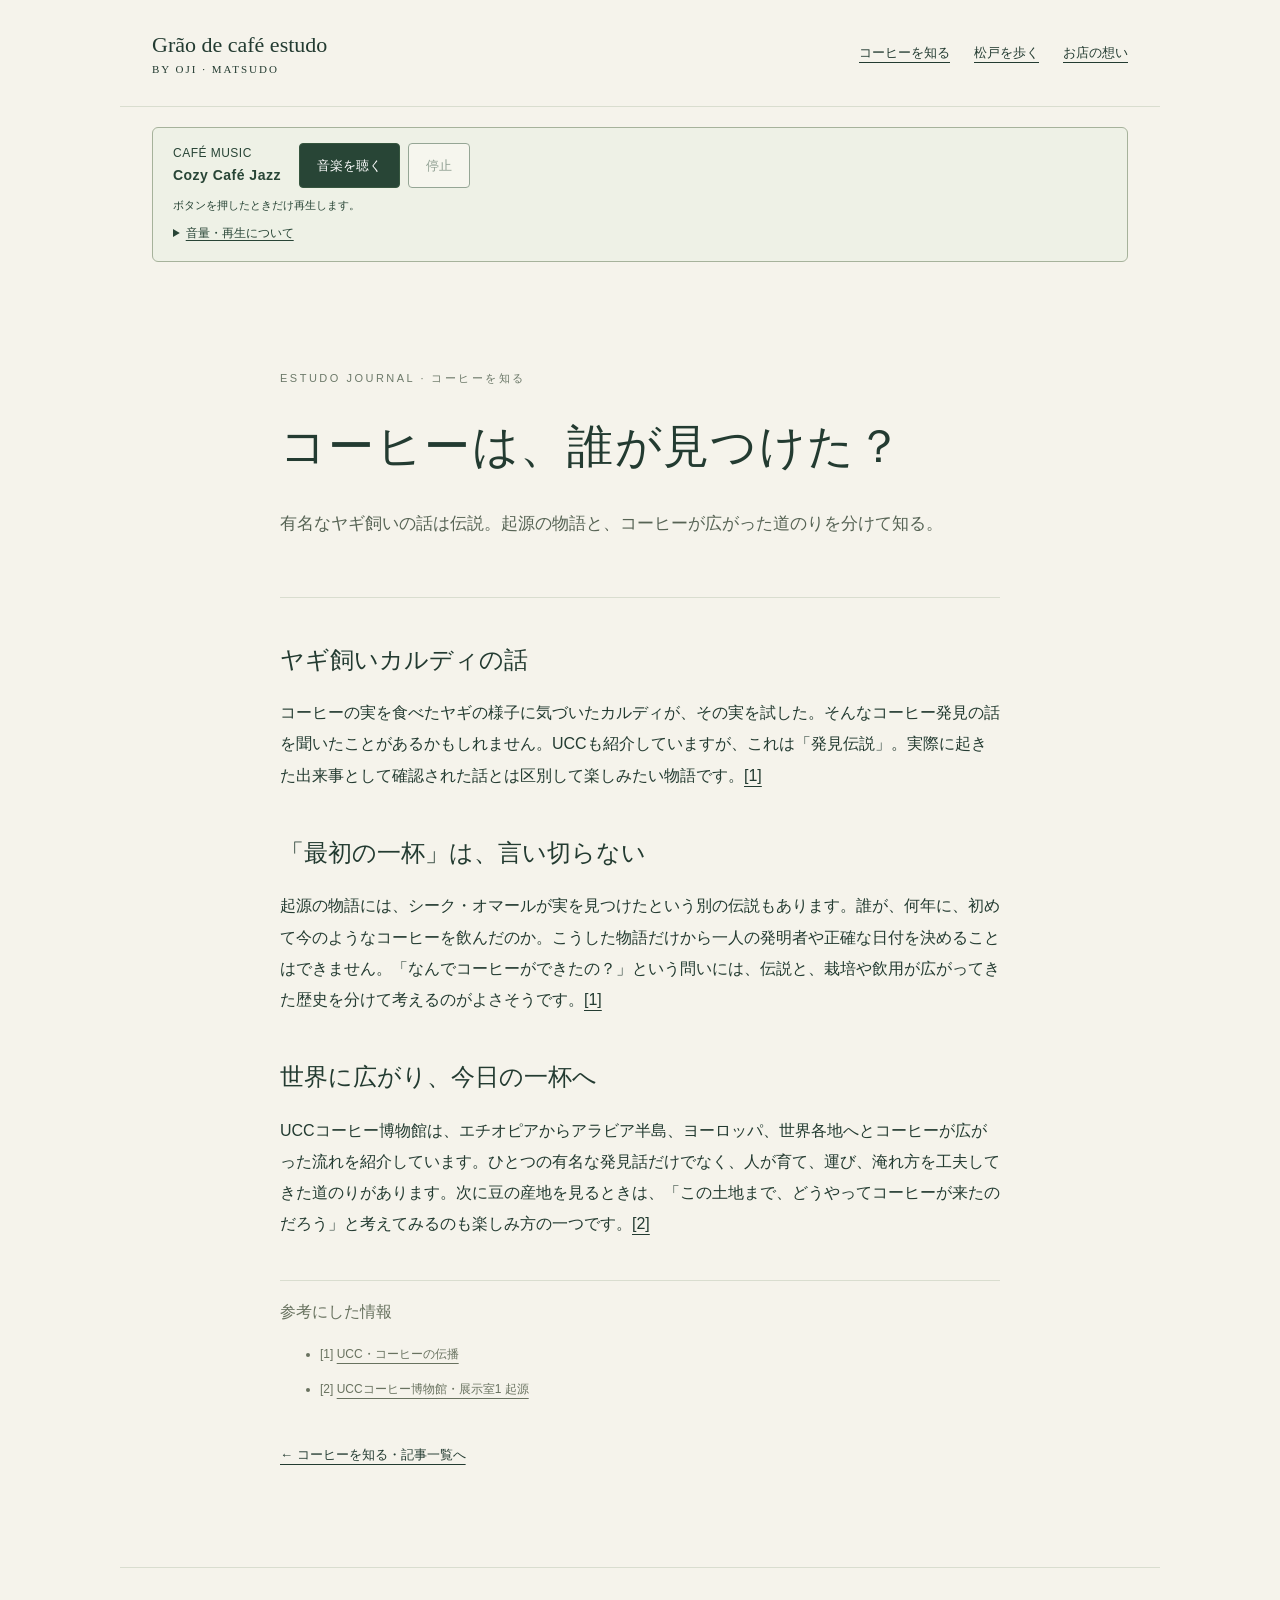
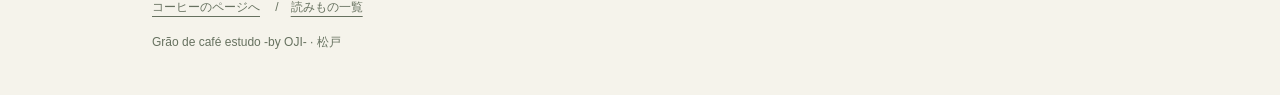
<file: journal/learn/coffee-origins/index.html>
<!doctype html><html lang="ja"><head><meta charset="utf-8"><meta name="viewport" content="width=device-width,initial-scale=1"><title>コーヒーは、誰が見つけた？｜estudo 読みもの</title><link rel="canonical" href="https://estudo-coffee.com/journal/learn/coffee-origins/"><meta name="description" content="有名なヤギ飼いの話は伝説。起源の物語と、コーヒーが広がった道のりを分けて知る。"><link rel="stylesheet" href="/journal/journal.css"><link rel="stylesheet" href="/audio/player.css"><script src="/audio/player.js" defer></script></head><body><header><a class="brand" href="/">Grão de café estudo<small>BY OJI · MATSUDO</small></a><nav aria-label="読みものカテゴリー"><a href="/journal/#learn">コーヒーを知る</a><a href="/journal/#matsudo">松戸を歩く</a><a href="/journal/#thoughts">お店の想い</a></nav></header><section class="cafe-player" aria-label="カフェの音楽"><div class="cafe-player-top"><div class="cafe-player-title">CAFÉ MUSIC<strong>Cozy Café Jazz</strong></div><div class="cafe-player-actions"><button type="button" id="cafe-audio-toggle" aria-pressed="false" aria-controls="cafe-audio">音楽を聴く</button><button type="button" id="cafe-audio-stop" disabled>停止</button></div></div><p id="cafe-audio-status" role="status" aria-live="polite">ボタンを押したときだけ再生します。</p><details><summary>音量・再生について</summary><label for="cafe-audio-volume">音量<input id="cafe-audio-volume" type="range" min="0" max="1" step="0.05" value="0.35"></label><p>端末の音量ボタンでも調整できます。ページを移動すると停止し、自動では再開しません。繰り返し再生はしません。</p></details><audio id="cafe-audio" preload="none" src="/audio/cozy-cafe-jazz.mp3"></audio><noscript><p>再生ボタンにはJavaScriptが必要です。記事はそのままお読みいただけます。</p></noscript></section><main class="wrap"><article class="article"><div class="hero"><p class="eyebrow">ESTUDO JOURNAL · コーヒーを知る</p><h1>コーヒーは、誰が見つけた？</h1><p class="lede">有名なヤギ飼いの話は伝説。起源の物語と、コーヒーが広がった道のりを分けて知る。</p></div><h2>ヤギ飼いカルディの話</h2>
<p>コーヒーの実を食べたヤギの様子に気づいたカルディが、その実を試した。そんなコーヒー発見の話を聞いたことがあるかもしれません。UCCも紹介していますが、これは「発見伝説」。実際に起きた出来事として確認された話とは区別して楽しみたい物語です。<a href="#source-1">[1]</a></p>
<h2>「最初の一杯」は、言い切らない</h2>
<p>起源の物語には、シーク・オマールが実を見つけたという別の伝説もあります。誰が、何年に、初めて今のようなコーヒーを飲んだのか。こうした物語だけから一人の発明者や正確な日付を決めることはできません。「なんでコーヒーができたの？」という問いには、伝説と、栽培や飲用が広がってきた歴史を分けて考えるのがよさそうです。<a href="#source-1">[1]</a></p>
<h2>世界に広がり、今日の一杯へ</h2>
<p>UCCコーヒー博物館は、エチオピアからアラビア半島、ヨーロッパ、世界各地へとコーヒーが広がった流れを紹介しています。ひとつの有名な発見話だけでなく、人が育て、運び、淹れ方を工夫してきた道のりがあります。次に豆の産地を見るときは、「この土地まで、どうやってコーヒーが来たのだろう」と考えてみるのも楽しみ方の一つです。<a href="#source-2">[2]</a></p>
<aside class="sources"><h2>参考にした情報</h2><ul>
<li id="source-1">[1] <a href="https://www.ucc.co.jp/enjoy/encyclopedia/spread.html">UCC・コーヒーの伝播</a></li>
<li id="source-2">[2] <a href="https://www.ucc.co.jp/museum/sp/jp/101.html">UCCコーヒー博物館・展示室1 起源</a></li>
</ul></aside><p class="back" style="margin-top:40px"><a href="/journal/#learn">← コーヒーを知る・記事一覧へ</a></p></article></main><footer><a href="/">コーヒーのページへ</a>　 /　<a href="/journal/">読みもの一覧</a><p>Grão de café estudo -by OJI- · 松戸</p></footer></body></html>
</file>
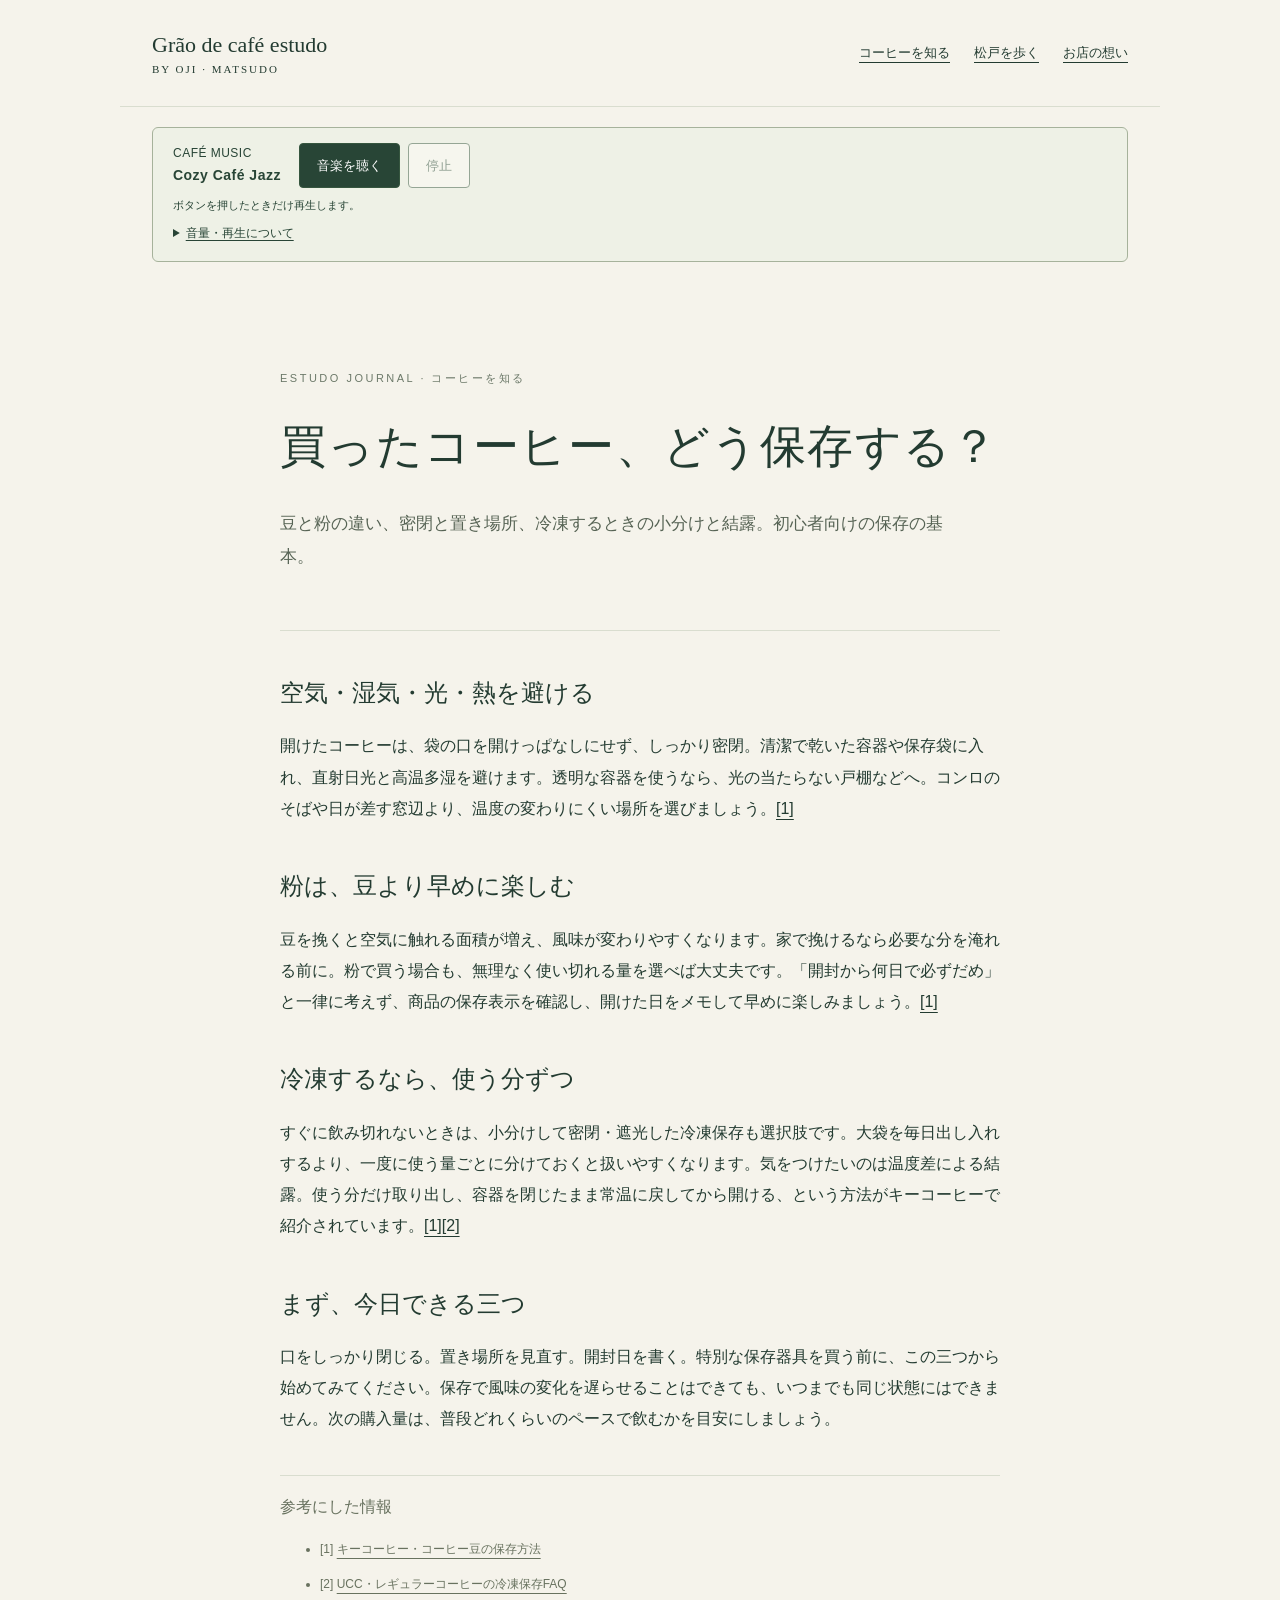
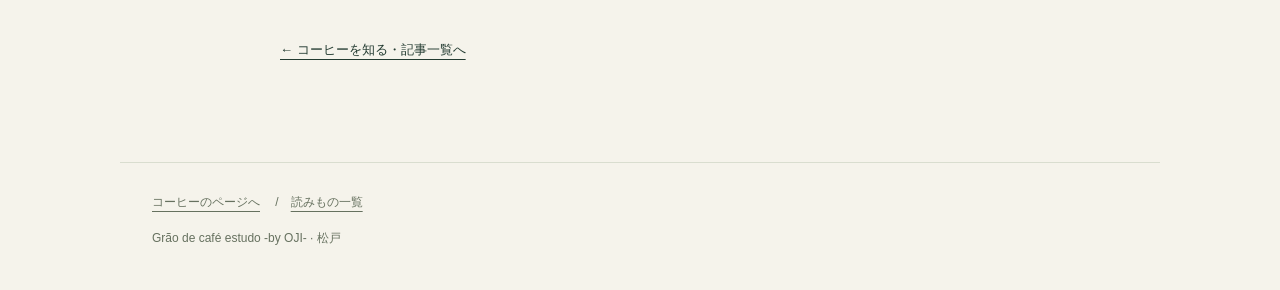
<file: journal/learn/coffee-storage/index.html>
<!doctype html><html lang="ja"><head><meta charset="utf-8"><meta name="viewport" content="width=device-width,initial-scale=1"><title>買ったコーヒー、どう保存する？｜estudo 読みもの</title><link rel="canonical" href="https://estudo-coffee.com/journal/learn/coffee-storage/"><meta name="description" content="豆と粉の違い、密閉と置き場所、冷凍するときの小分けと結露。初心者向けの保存の基本。"><link rel="stylesheet" href="/journal/journal.css"><link rel="stylesheet" href="/audio/player.css"><script src="/audio/player.js" defer></script></head><body><header><a class="brand" href="/">Grão de café estudo<small>BY OJI · MATSUDO</small></a><nav aria-label="読みものカテゴリー"><a href="/journal/#learn">コーヒーを知る</a><a href="/journal/#matsudo">松戸を歩く</a><a href="/journal/#thoughts">お店の想い</a></nav></header><section class="cafe-player" aria-label="カフェの音楽"><div class="cafe-player-top"><div class="cafe-player-title">CAFÉ MUSIC<strong>Cozy Café Jazz</strong></div><div class="cafe-player-actions"><button type="button" id="cafe-audio-toggle" aria-pressed="false" aria-controls="cafe-audio">音楽を聴く</button><button type="button" id="cafe-audio-stop" disabled>停止</button></div></div><p id="cafe-audio-status" role="status" aria-live="polite">ボタンを押したときだけ再生します。</p><details><summary>音量・再生について</summary><label for="cafe-audio-volume">音量<input id="cafe-audio-volume" type="range" min="0" max="1" step="0.05" value="0.35"></label><p>端末の音量ボタンでも調整できます。ページを移動すると停止し、自動では再開しません。繰り返し再生はしません。</p></details><audio id="cafe-audio" preload="none" src="/audio/cozy-cafe-jazz.mp3"></audio><noscript><p>再生ボタンにはJavaScriptが必要です。記事はそのままお読みいただけます。</p></noscript></section><main class="wrap"><article class="article"><div class="hero"><p class="eyebrow">ESTUDO JOURNAL · コーヒーを知る</p><h1>買ったコーヒー、どう保存する？</h1><p class="lede">豆と粉の違い、密閉と置き場所、冷凍するときの小分けと結露。初心者向けの保存の基本。</p></div><h2>空気・湿気・光・熱を避ける</h2>
<p>開けたコーヒーは、袋の口を開けっぱなしにせず、しっかり密閉。清潔で乾いた容器や保存袋に入れ、直射日光と高温多湿を避けます。透明な容器を使うなら、光の当たらない戸棚などへ。コンロのそばや日が差す窓辺より、温度の変わりにくい場所を選びましょう。<a href="#source-1">[1]</a></p>
<h2>粉は、豆より早めに楽しむ</h2>
<p>豆を挽くと空気に触れる面積が増え、風味が変わりやすくなります。家で挽けるなら必要な分を淹れる前に。粉で買う場合も、無理なく使い切れる量を選べば大丈夫です。「開封から何日で必ずだめ」と一律に考えず、商品の保存表示を確認し、開けた日をメモして早めに楽しみましょう。<a href="#source-1">[1]</a></p>
<h2>冷凍するなら、使う分ずつ</h2>
<p>すぐに飲み切れないときは、小分けして密閉・遮光した冷凍保存も選択肢です。大袋を毎日出し入れするより、一度に使う量ごとに分けておくと扱いやすくなります。気をつけたいのは温度差による結露。使う分だけ取り出し、容器を閉じたまま常温に戻してから開ける、という方法がキーコーヒーで紹介されています。<a href="#source-1">[1]</a><a href="#source-2">[2]</a></p>
<h2>まず、今日できる三つ</h2>
<p>口をしっかり閉じる。置き場所を見直す。開封日を書く。特別な保存器具を買う前に、この三つから始めてみてください。保存で風味の変化を遅らせることはできても、いつまでも同じ状態にはできません。次の購入量は、普段どれくらいのペースで飲むかを目安にしましょう。</p>
<aside class="sources"><h2>参考にした情報</h2><ul>
<li id="source-1">[1] <a href="https://www.keycoffee.co.jp/experience/knowledge/detail/coffee-storage-period/">キーコーヒー・コーヒー豆の保存方法</a></li>
<li id="source-2">[2] <a href="https://www.ucc.co.jp/customer/faq/faq012.html">UCC・レギュラーコーヒーの冷凍保存FAQ</a></li>
</ul></aside><p class="back" style="margin-top:40px"><a href="/journal/#learn">← コーヒーを知る・記事一覧へ</a></p></article></main><footer><a href="/">コーヒーのページへ</a>　 /　<a href="/journal/">読みもの一覧</a><p>Grão de café estudo -by OJI- · 松戸</p></footer></body></html>
</file>
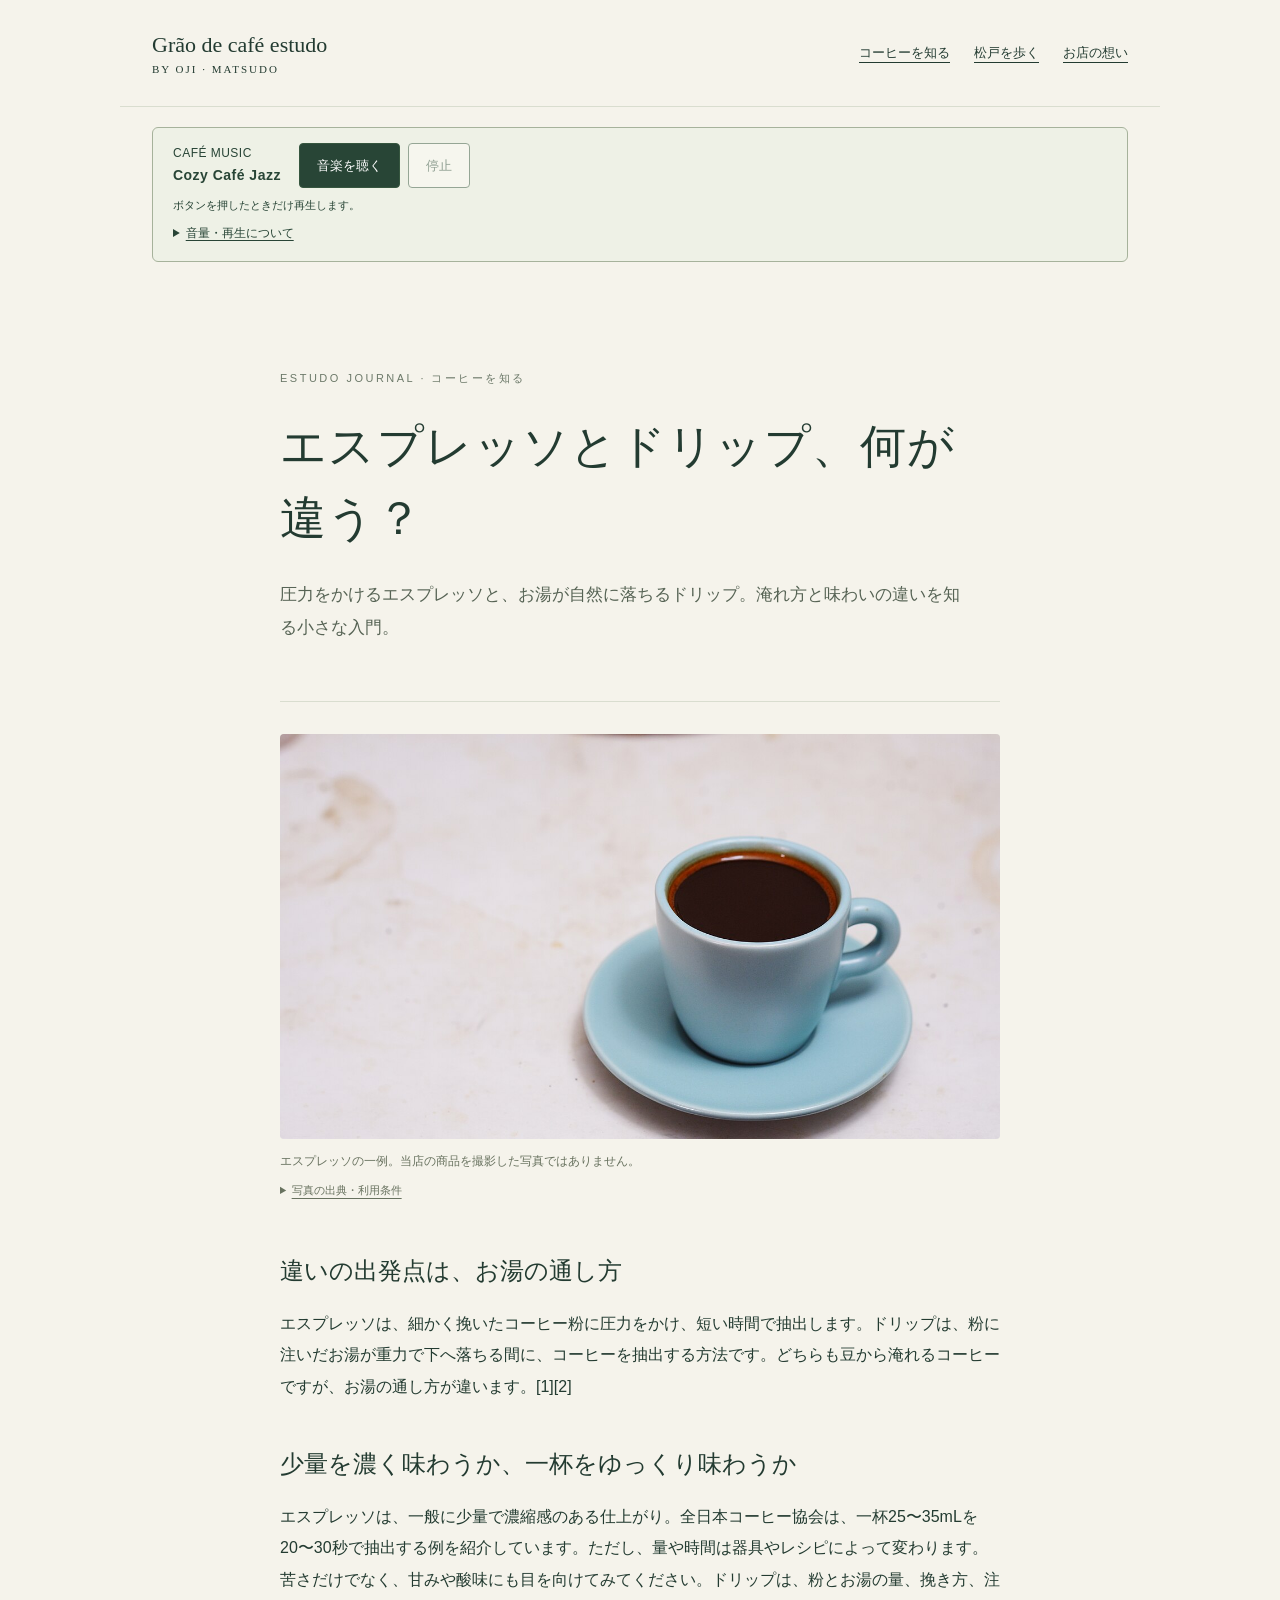
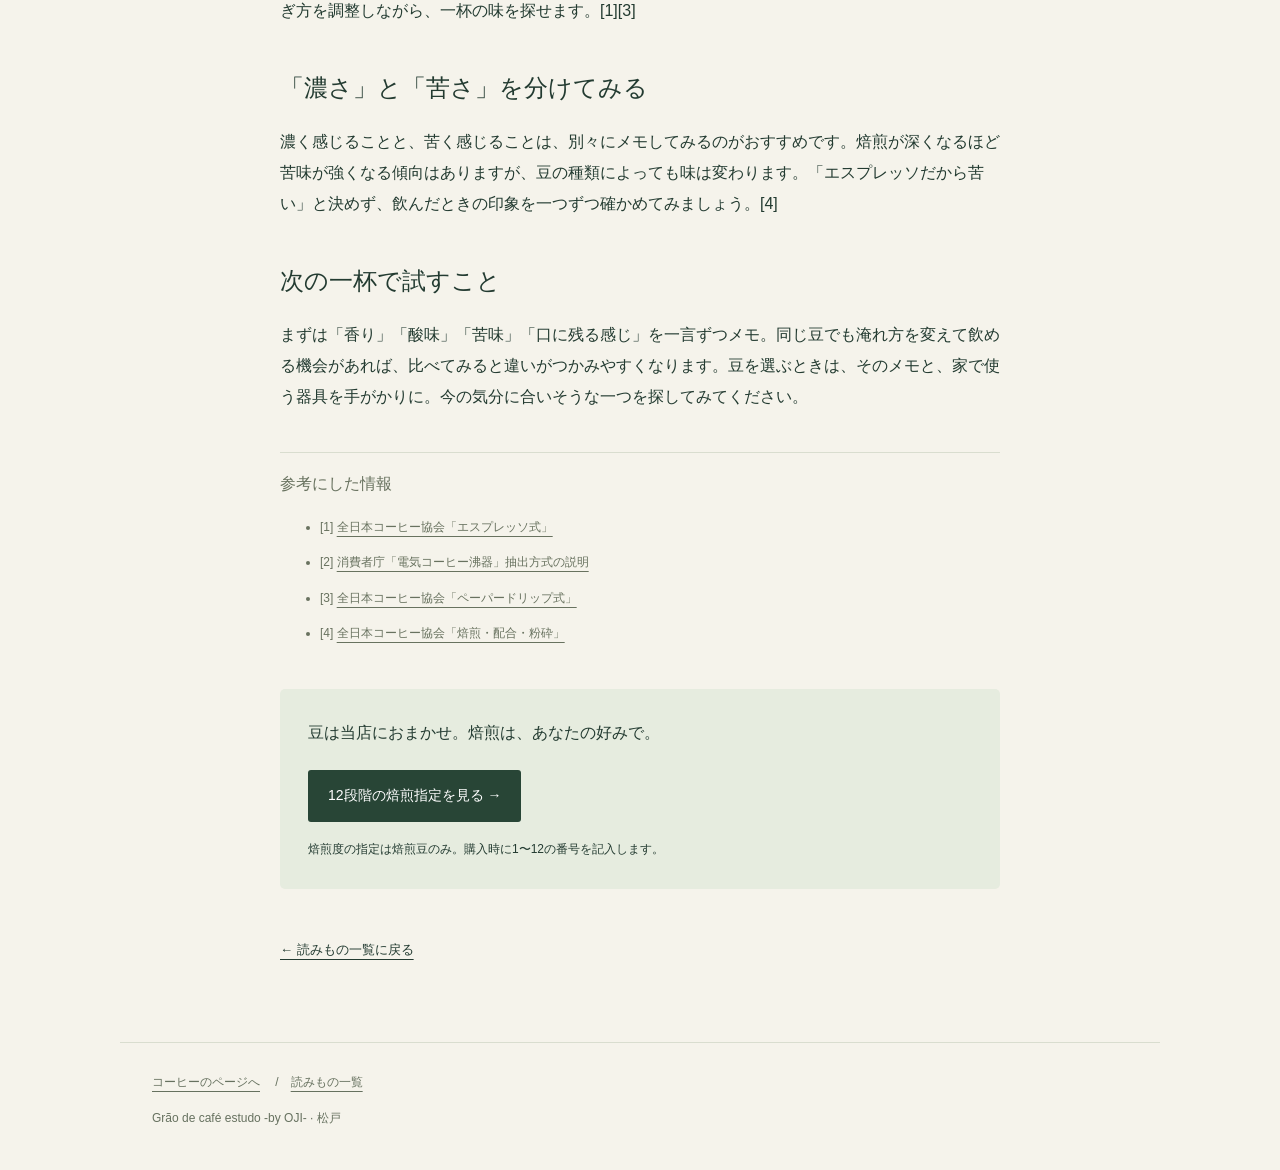
<file: journal/learn/espresso-drip/index.html>
<!doctype html><html lang="ja"><head><meta charset="utf-8"><meta name="viewport" content="width=device-width,initial-scale=1"><title>エスプレッソとドリップ、何が違う？｜estudo 読みもの</title><link rel="canonical" href="https://estudo-coffee.com/journal/learn/espresso-drip/"><meta name="description" content="圧力をかけるエスプレッソと、お湯が自然に落ちるドリップ。淹れ方と味わいの違いを知る小さな入門。"><link rel="stylesheet" href="/journal/journal.css"><link rel="stylesheet" href="/audio/player.css"><script src="/audio/player.js" defer></script></head><body><header><a class="brand" href="/">Grão de café estudo<small>BY OJI · MATSUDO</small></a><nav aria-label="読みものカテゴリー"><a href="/journal/#learn">コーヒーを知る</a><a href="/journal/#matsudo">松戸を歩く</a><a href="/journal/#thoughts">お店の想い</a></nav></header><section class="cafe-player" aria-label="カフェの音楽"><div class="cafe-player-top"><div class="cafe-player-title">CAFÉ MUSIC<strong>Cozy Café Jazz</strong></div><div class="cafe-player-actions"><button type="button" id="cafe-audio-toggle" aria-pressed="false" aria-controls="cafe-audio">音楽を聴く</button><button type="button" id="cafe-audio-stop" disabled>停止</button></div></div><p id="cafe-audio-status" role="status" aria-live="polite">ボタンを押したときだけ再生します。</p><details><summary>音量・再生について</summary><label for="cafe-audio-volume">音量<input id="cafe-audio-volume" type="range" min="0" max="1" step="0.05" value="0.35"></label><p>端末の音量ボタンでも調整できます。ページを移動すると停止し、自動では再開しません。繰り返し再生はしません。</p></details><audio id="cafe-audio" preload="none" src="/audio/cozy-cafe-jazz.mp3"></audio><noscript><p>再生ボタンにはJavaScriptが必要です。記事はそのままお読みいただけます。</p></noscript></section><main class="wrap"><article class="article"><div class="hero"><p class="eyebrow">ESTUDO JOURNAL · コーヒーを知る</p><h1>エスプレッソとドリップ、何が違う？</h1><p class="lede">圧力をかけるエスプレッソと、お湯が自然に落ちるドリップ。淹れ方と味わいの違いを知る小さな入門。</p></div><figure class="article-photo"><img src="/journal/images/espresso-web.jpg" alt="淡い青色のカップと受け皿に入ったエスプレッソ" loading="lazy" width="1280" height="720"><figcaption>エスプレッソの一例。当店の商品を撮影した写真ではありません。<details><summary>写真の出典・利用条件</summary>写真：Vee Satayamas「A cup of espresso」 ／ <a href="https://commons.wikimedia.org/wiki/File:A_cup_of_espresso.jpg">出典</a> ／ <a href="https://creativecommons.org/licenses/by-sa/4.0/">CC BY-SA 4.0</a><br>Wikimedia Commons配布の1280px縮小版を使用。ローカルでの画像加工・切り抜きなし。 一覧ではトリミング表示。写真には記載のライセンスが適用されます。</details></figcaption></figure><h2>違いの出発点は、お湯の通し方</h2>
<p>エスプレッソは、細かく挽いたコーヒー粉に圧力をかけ、短い時間で抽出します。ドリップは、粉に注いだお湯が重力で下へ落ちる間に、コーヒーを抽出する方法です。どちらも豆から淹れるコーヒーですが、お湯の通し方が違います。[1][2]</p>
<h2>少量を濃く味わうか、一杯をゆっくり味わうか</h2>
<p>エスプレッソは、一般に少量で濃縮感のある仕上がり。全日本コーヒー協会は、一杯25〜35mLを20〜30秒で抽出する例を紹介しています。ただし、量や時間は器具やレシピによって変わります。苦さだけでなく、甘みや酸味にも目を向けてみてください。ドリップは、粉とお湯の量、挽き方、注ぎ方を調整しながら、一杯の味を探せます。[1][3]</p>
<h2>「濃さ」と「苦さ」を分けてみる</h2>
<p>濃く感じることと、苦く感じることは、別々にメモしてみるのがおすすめです。焙煎が深くなるほど苦味が強くなる傾向はありますが、豆の種類によっても味は変わります。「エスプレッソだから苦い」と決めず、飲んだときの印象を一つずつ確かめてみましょう。[4]</p>
<h2>次の一杯で試すこと</h2>
<p>まずは「香り」「酸味」「苦味」「口に残る感じ」を一言ずつメモ。同じ豆でも淹れ方を変えて飲める機会があれば、比べてみると違いがつかみやすくなります。豆を選ぶときは、そのメモと、家で使う器具を手がかりに。今の気分に合いそうな一つを探してみてください。</p>

<aside class="sources"><h2>参考にした情報</h2>
<ul><li>[1] <a href="https://coffee.ajca.or.jp/column/4478/">全日本コーヒー協会「エスプレッソ式」</a></li><li>[2] <a href="https://www.caa.go.jp/policies/policy/representation/household_goods/guide/electric/electric_17.html">消費者庁「電気コーヒー沸器」抽出方式の説明</a></li><li>[3] <a href="https://coffee.ajca.or.jp/column/4468/">全日本コーヒー協会「ペーパードリップ式」</a></li><li>[4] <a href="https://coffee.ajca.or.jp/column/4472/">全日本コーヒー協会「焙煎・配合・粉砕」</a></li></ul>
</aside><aside class="cta"><p>豆は当店におまかせ。焙煎は、あなたの好みで。</p><a class="button" href="/#order">12段階の焙煎指定を見る →</a><p style="font-size:12px;margin:16px 0 0">焙煎度の指定は焙煎豆のみ。購入時に1〜12の番号を記入します。</p></aside><a class="back" href="/journal/">← 読みもの一覧に戻る</a></article></main><footer><a href="/">コーヒーのページへ</a>　 /　<a href="/journal/">読みもの一覧</a><p>Grão de café estudo -by OJI- · 松戸</p></footer></body></html>
</file>
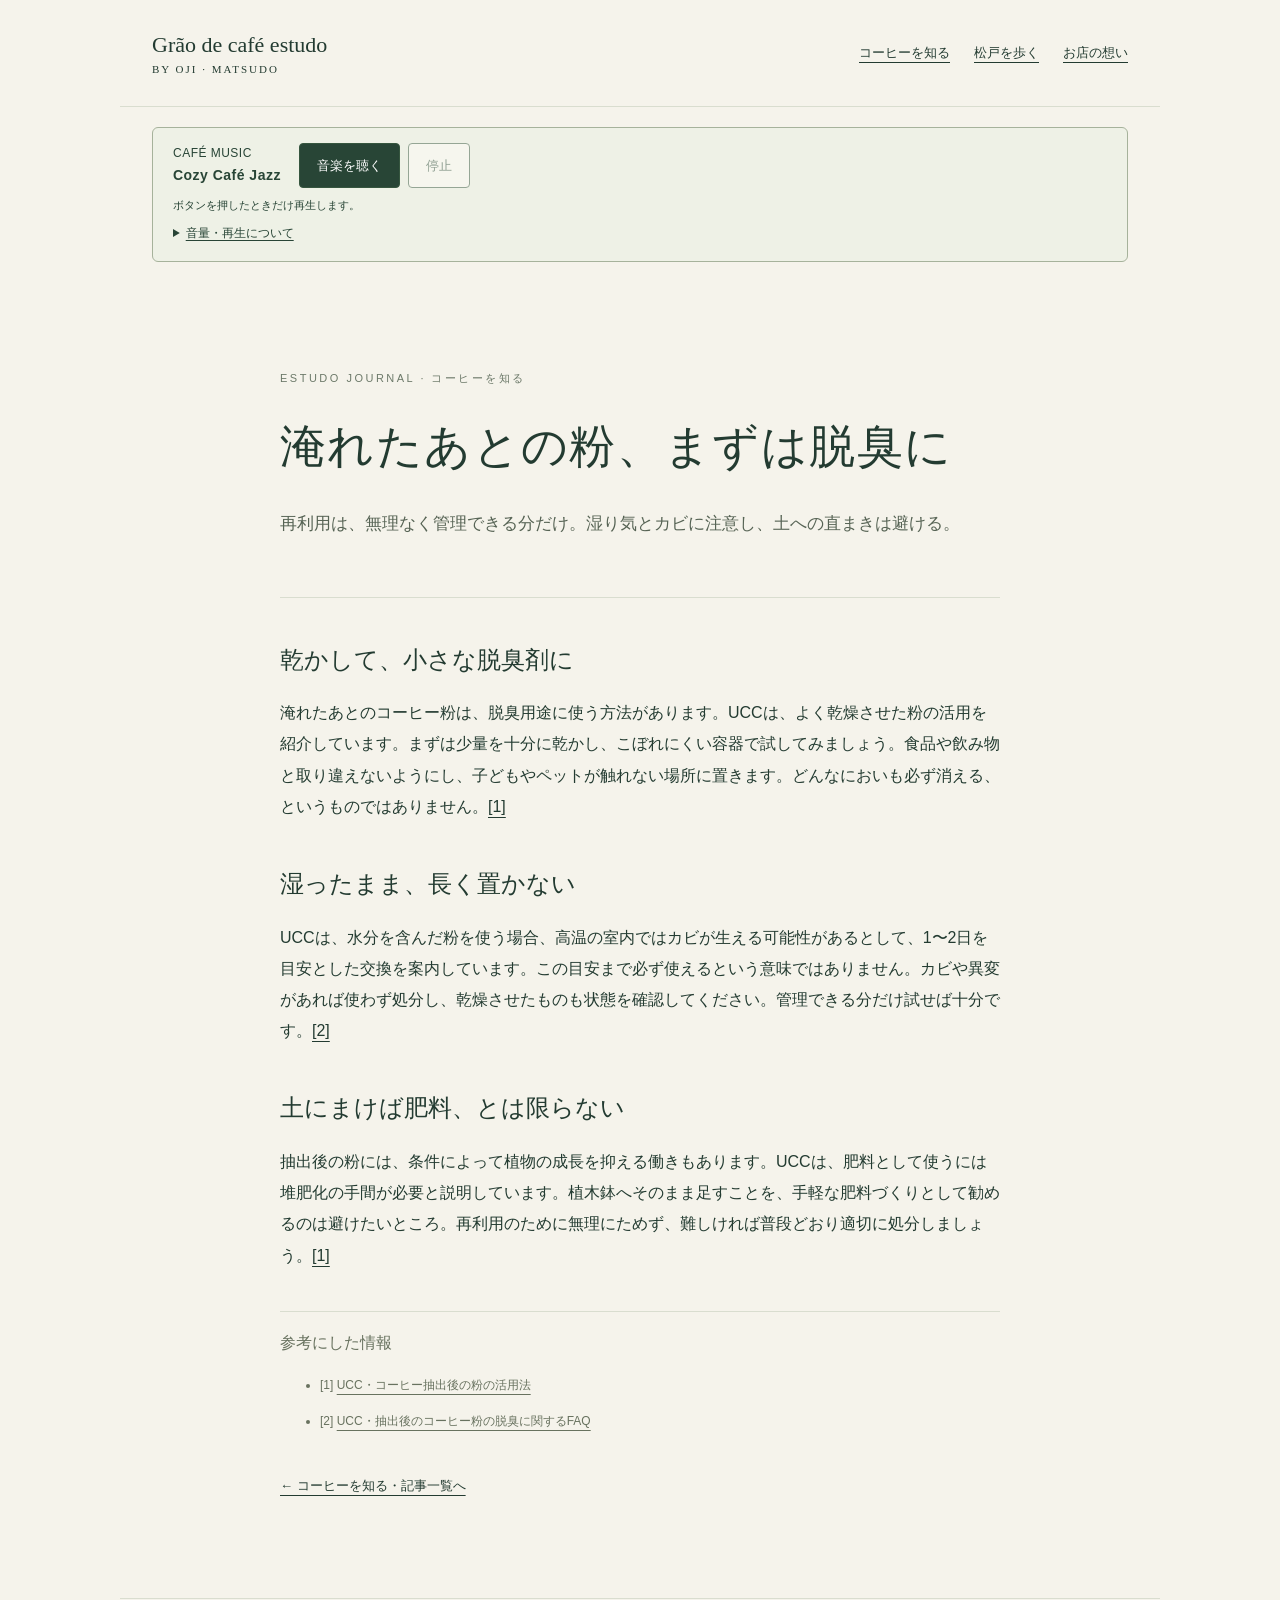
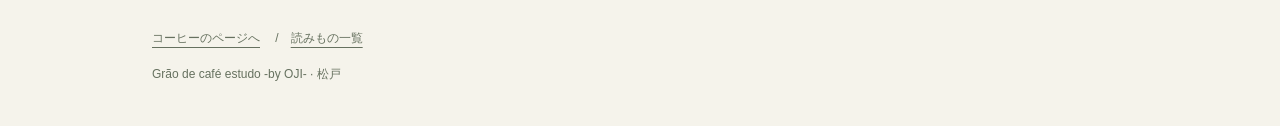
<file: journal/learn/grounds-reuse-short/index.html>
<!doctype html><html lang="ja"><head><meta charset="utf-8"><meta name="viewport" content="width=device-width,initial-scale=1"><title>淹れたあとの粉、まずは脱臭に｜estudo 読みもの</title><link rel="canonical" href="https://estudo-coffee.com/journal/learn/grounds-reuse-short/"><meta name="description" content="再利用は、無理なく管理できる分だけ。湿り気とカビに注意し、土への直まきは避ける。"><link rel="stylesheet" href="/journal/journal.css"><link rel="stylesheet" href="/audio/player.css"><script src="/audio/player.js" defer></script></head><body><header><a class="brand" href="/">Grão de café estudo<small>BY OJI · MATSUDO</small></a><nav aria-label="読みものカテゴリー"><a href="/journal/#learn">コーヒーを知る</a><a href="/journal/#matsudo">松戸を歩く</a><a href="/journal/#thoughts">お店の想い</a></nav></header><section class="cafe-player" aria-label="カフェの音楽"><div class="cafe-player-top"><div class="cafe-player-title">CAFÉ MUSIC<strong>Cozy Café Jazz</strong></div><div class="cafe-player-actions"><button type="button" id="cafe-audio-toggle" aria-pressed="false" aria-controls="cafe-audio">音楽を聴く</button><button type="button" id="cafe-audio-stop" disabled>停止</button></div></div><p id="cafe-audio-status" role="status" aria-live="polite">ボタンを押したときだけ再生します。</p><details><summary>音量・再生について</summary><label for="cafe-audio-volume">音量<input id="cafe-audio-volume" type="range" min="0" max="1" step="0.05" value="0.35"></label><p>端末の音量ボタンでも調整できます。ページを移動すると停止し、自動では再開しません。繰り返し再生はしません。</p></details><audio id="cafe-audio" preload="none" src="/audio/cozy-cafe-jazz.mp3"></audio><noscript><p>再生ボタンにはJavaScriptが必要です。記事はそのままお読みいただけます。</p></noscript></section><main class="wrap"><article class="article"><div class="hero"><p class="eyebrow">ESTUDO JOURNAL · コーヒーを知る</p><h1>淹れたあとの粉、まずは脱臭に</h1><p class="lede">再利用は、無理なく管理できる分だけ。湿り気とカビに注意し、土への直まきは避ける。</p></div><h2>乾かして、小さな脱臭剤に</h2>
<p>淹れたあとのコーヒー粉は、脱臭用途に使う方法があります。UCCは、よく乾燥させた粉の活用を紹介しています。まずは少量を十分に乾かし、こぼれにくい容器で試してみましょう。食品や飲み物と取り違えないようにし、子どもやペットが触れない場所に置きます。どんなにおいも必ず消える、というものではありません。<a href="#source-1">[1]</a></p>
<h2>湿ったまま、長く置かない</h2>
<p>UCCは、水分を含んだ粉を使う場合、高温の室内ではカビが生える可能性があるとして、1〜2日を目安とした交換を案内しています。この目安まで必ず使えるという意味ではありません。カビや異変があれば使わず処分し、乾燥させたものも状態を確認してください。管理できる分だけ試せば十分です。<a href="#source-2">[2]</a></p>
<h2>土にまけば肥料、とは限らない</h2>
<p>抽出後の粉には、条件によって植物の成長を抑える働きもあります。UCCは、肥料として使うには堆肥化の手間が必要と説明しています。植木鉢へそのまま足すことを、手軽な肥料づくりとして勧めるのは避けたいところ。再利用のために無理にためず、難しければ普段どおり適切に処分しましょう。<a href="#source-1">[1]</a></p>
<aside class="sources"><h2>参考にした情報</h2><ul>
<li id="source-1">[1] <a href="https://mystyle.ucc.co.jp/magazine/a_3367/">UCC・コーヒー抽出後の粉の活用法</a></li>
<li id="source-2">[2] <a href="https://www.ucc.co.jp/customer/faq/faq049.html">UCC・抽出後のコーヒー粉の脱臭に関するFAQ</a></li>
</ul></aside><p class="back" style="margin-top:40px"><a href="/journal/#learn">← コーヒーを知る・記事一覧へ</a></p></article></main><footer><a href="/">コーヒーのページへ</a>　 /　<a href="/journal/">読みもの一覧</a><p>Grão de café estudo -by OJI- · 松戸</p></footer></body></html>
</file>
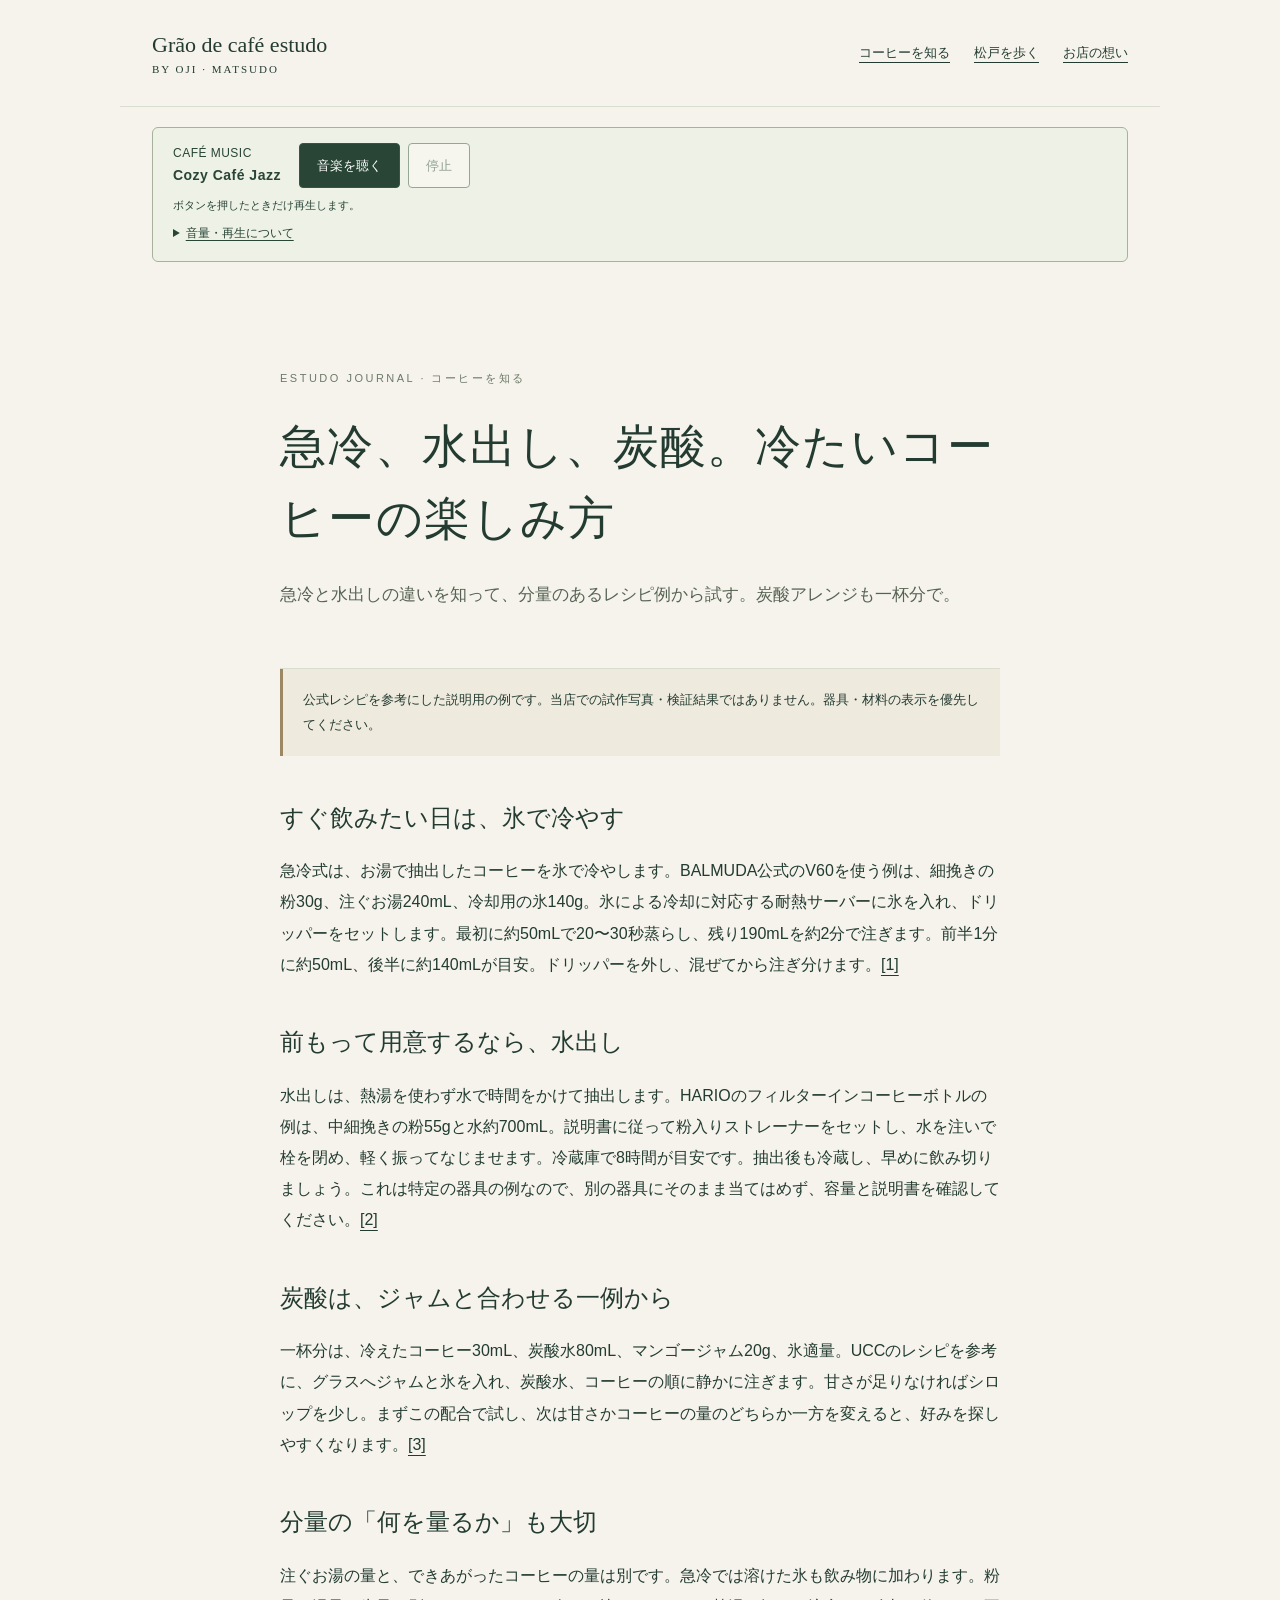
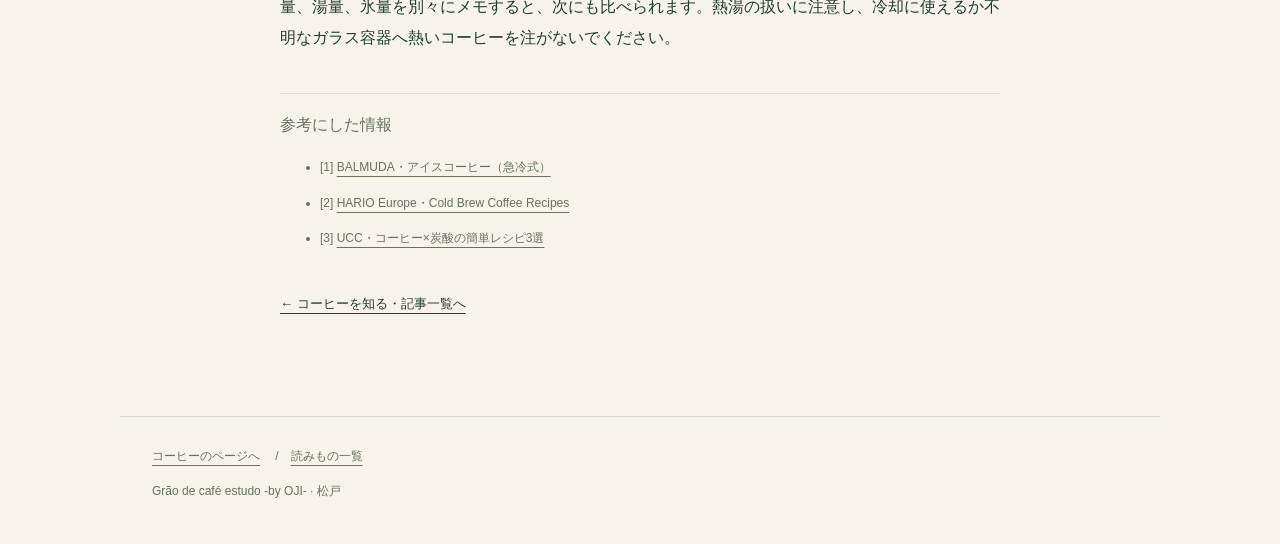
<file: journal/learn/iced-coldbrew-soda/index.html>
<!doctype html><html lang="ja"><head><meta charset="utf-8"><meta name="viewport" content="width=device-width,initial-scale=1"><title>急冷、水出し、炭酸。冷たいコーヒーの楽しみ方｜estudo 読みもの</title><link rel="canonical" href="https://estudo-coffee.com/journal/learn/iced-coldbrew-soda/"><meta name="description" content="急冷と水出しの違いを知って、分量のあるレシピ例から試す。炭酸アレンジも一杯分で。"><link rel="stylesheet" href="/journal/journal.css"><link rel="stylesheet" href="/audio/player.css"><script src="/audio/player.js" defer></script></head><body><header><a class="brand" href="/">Grão de café estudo<small>BY OJI · MATSUDO</small></a><nav aria-label="読みものカテゴリー"><a href="/journal/#learn">コーヒーを知る</a><a href="/journal/#matsudo">松戸を歩く</a><a href="/journal/#thoughts">お店の想い</a></nav></header><section class="cafe-player" aria-label="カフェの音楽"><div class="cafe-player-top"><div class="cafe-player-title">CAFÉ MUSIC<strong>Cozy Café Jazz</strong></div><div class="cafe-player-actions"><button type="button" id="cafe-audio-toggle" aria-pressed="false" aria-controls="cafe-audio">音楽を聴く</button><button type="button" id="cafe-audio-stop" disabled>停止</button></div></div><p id="cafe-audio-status" role="status" aria-live="polite">ボタンを押したときだけ再生します。</p><details><summary>音量・再生について</summary><label for="cafe-audio-volume">音量<input id="cafe-audio-volume" type="range" min="0" max="1" step="0.05" value="0.35"></label><p>端末の音量ボタンでも調整できます。ページを移動すると停止し、自動では再開しません。繰り返し再生はしません。</p></details><audio id="cafe-audio" preload="none" src="/audio/cozy-cafe-jazz.mp3"></audio><noscript><p>再生ボタンにはJavaScriptが必要です。記事はそのままお読みいただけます。</p></noscript></section><main class="wrap"><article class="article"><div class="hero"><p class="eyebrow">ESTUDO JOURNAL · コーヒーを知る</p><h1>急冷、水出し、炭酸。冷たいコーヒーの楽しみ方</h1><p class="lede">急冷と水出しの違いを知って、分量のあるレシピ例から試す。炭酸アレンジも一杯分で。</p></div><p class="article-note">公式レシピを参考にした説明用の例です。当店での試作写真・検証結果ではありません。器具・材料の表示を優先してください。</p><h2>すぐ飲みたい日は、氷で冷やす</h2>
<p>急冷式は、お湯で抽出したコーヒーを氷で冷やします。BALMUDA公式のV60を使う例は、細挽きの粉30g、注ぐお湯240mL、冷却用の氷140g。氷による冷却に対応する耐熱サーバーに氷を入れ、ドリッパーをセットします。最初に約50mLで20〜30秒蒸らし、残り190mLを約2分で注ぎます。前半1分に約50mL、後半に約140mLが目安。ドリッパーを外し、混ぜてから注ぎ分けます。<a href="#source-1">[1]</a></p>
<h2>前もって用意するなら、水出し</h2>
<p>水出しは、熱湯を使わず水で時間をかけて抽出します。HARIOのフィルターインコーヒーボトルの例は、中細挽きの粉55gと水約700mL。説明書に従って粉入りストレーナーをセットし、水を注いで栓を閉め、軽く振ってなじませます。冷蔵庫で8時間が目安です。抽出後も冷蔵し、早めに飲み切りましょう。これは特定の器具の例なので、別の器具にそのまま当てはめず、容量と説明書を確認してください。<a href="#source-2">[2]</a></p>
<h2>炭酸は、ジャムと合わせる一例から</h2>
<p>一杯分は、冷えたコーヒー30mL、炭酸水80mL、マンゴージャム20g、氷適量。UCCのレシピを参考に、グラスへジャムと氷を入れ、炭酸水、コーヒーの順に静かに注ぎます。甘さが足りなければシロップを少し。まずこの配合で試し、次は甘さかコーヒーの量のどちらか一方を変えると、好みを探しやすくなります。<a href="#source-3">[3]</a></p>
<h2>分量の「何を量るか」も大切</h2>
<p>注ぐお湯の量と、できあがったコーヒーの量は別です。急冷では溶けた氷も飲み物に加わります。粉量、湯量、氷量を別々にメモすると、次にも比べられます。熱湯の扱いに注意し、冷却に使えるか不明なガラス容器へ熱いコーヒーを注がないでください。</p>
<aside class="sources"><h2>参考にした情報</h2><ul>
<li id="source-1">[1] <a href="https://www.balmuda.com/jp/pot/brewing/012">BALMUDA・アイスコーヒー（急冷式）</a></li>
<li id="source-2">[2] <a href="https://www.hario-europe.com/blogs/hario-community/cold-brew-recipes">HARIO Europe・Cold Brew Coffee Recipes</a></li>
<li id="source-3">[3] <a href="https://mystyle.ucc.co.jp/magazine/a_1275/">UCC・コーヒー×炭酸の簡単レシピ3選</a></li>
</ul></aside><p class="back" style="margin-top:40px"><a href="/journal/#learn">← コーヒーを知る・記事一覧へ</a></p></article></main><footer><a href="/">コーヒーのページへ</a>　 /　<a href="/journal/">読みもの一覧</a><p>Grão de café estudo -by OJI- · 松戸</p></footer></body></html>
</file>
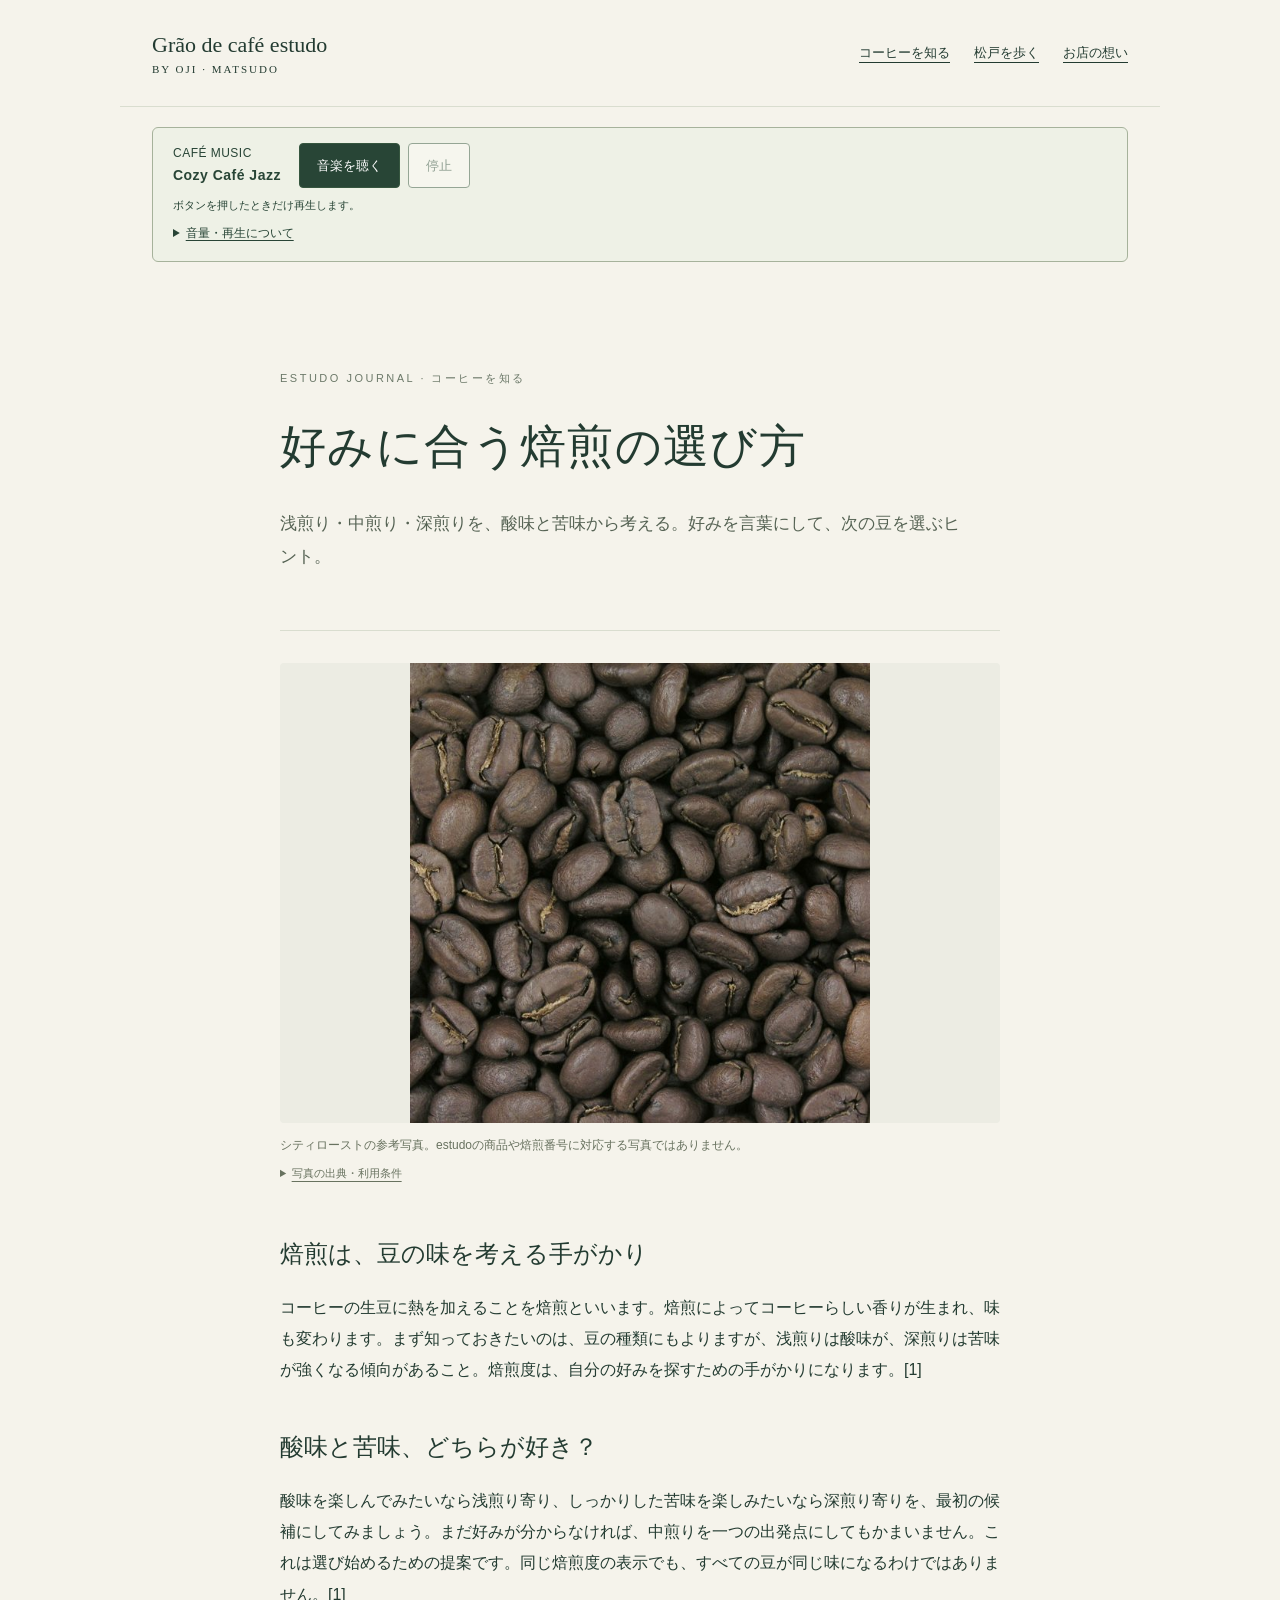
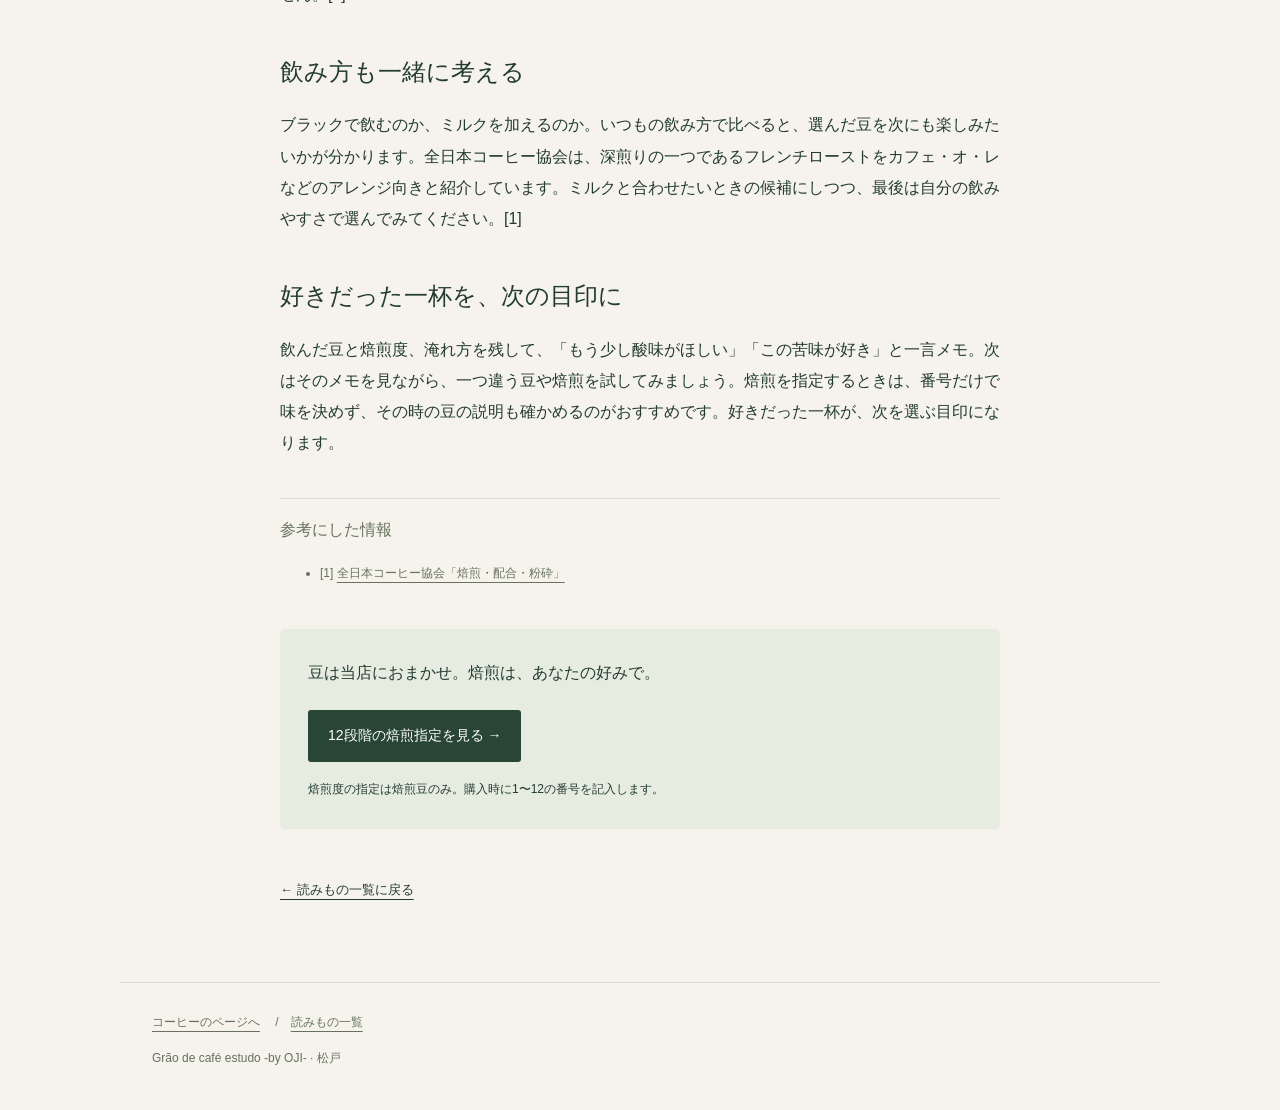
<file: journal/learn/roast-choice/index.html>
<!doctype html><html lang="ja"><head><meta charset="utf-8"><meta name="viewport" content="width=device-width,initial-scale=1"><title>好みに合う焙煎の選び方｜estudo 読みもの</title><link rel="canonical" href="https://estudo-coffee.com/journal/learn/roast-choice/"><meta name="description" content="浅煎り・中煎り・深煎りを、酸味と苦味から考える。好みを言葉にして、次の豆を選ぶヒント。"><link rel="stylesheet" href="/journal/journal.css"><link rel="stylesheet" href="/audio/player.css"><script src="/audio/player.js" defer></script></head><body><header><a class="brand" href="/">Grão de café estudo<small>BY OJI · MATSUDO</small></a><nav aria-label="読みものカテゴリー"><a href="/journal/#learn">コーヒーを知る</a><a href="/journal/#matsudo">松戸を歩く</a><a href="/journal/#thoughts">お店の想い</a></nav></header><section class="cafe-player" aria-label="カフェの音楽"><div class="cafe-player-top"><div class="cafe-player-title">CAFÉ MUSIC<strong>Cozy Café Jazz</strong></div><div class="cafe-player-actions"><button type="button" id="cafe-audio-toggle" aria-pressed="false" aria-controls="cafe-audio">音楽を聴く</button><button type="button" id="cafe-audio-stop" disabled>停止</button></div></div><p id="cafe-audio-status" role="status" aria-live="polite">ボタンを押したときだけ再生します。</p><details><summary>音量・再生について</summary><label for="cafe-audio-volume">音量<input id="cafe-audio-volume" type="range" min="0" max="1" step="0.05" value="0.35"></label><p>端末の音量ボタンでも調整できます。ページを移動すると停止し、自動では再開しません。繰り返し再生はしません。</p></details><audio id="cafe-audio" preload="none" src="/audio/cozy-cafe-jazz.mp3"></audio><noscript><p>再生ボタンにはJavaScriptが必要です。記事はそのままお読みいただけます。</p></noscript></section><main class="wrap"><article class="article"><div class="hero"><p class="eyebrow">ESTUDO JOURNAL · コーヒーを知る</p><h1>好みに合う焙煎の選び方</h1><p class="lede">浅煎り・中煎り・深煎りを、酸味と苦味から考える。好みを言葉にして、次の豆を選ぶヒント。</p></div><figure class="article-photo"><img src="/journal/images/roast-city.jpg" alt="シティローストのコーヒー豆を拡大した参考写真" loading="lazy" width="600" height="600"><figcaption>シティローストの参考写真。estudoの商品や焙煎番号に対応する写真ではありません。<details><summary>写真の出典・利用条件</summary>写真：Dan Bollinger「425 degrees city roast coffee」 ／ <a href="https://commons.wikimedia.org/wiki/File:425_degrees_city_roast_coffee.png">出典</a> ／ <a href="https://creativecommons.org/licenses/by-sa/3.0/">CC BY-SA 3.0</a><br>既存の600×600 JPEGを再利用。原画1400×1400 PNGから縮小・JPEG形式変換のみ。色変更・切り抜きなし。 一覧ではトリミング表示。写真には記載のライセンスが適用されます。</details></figcaption></figure><h2>焙煎は、豆の味を考える手がかり</h2>
<p>コーヒーの生豆に熱を加えることを焙煎といいます。焙煎によってコーヒーらしい香りが生まれ、味も変わります。まず知っておきたいのは、豆の種類にもよりますが、浅煎りは酸味が、深煎りは苦味が強くなる傾向があること。焙煎度は、自分の好みを探すための手がかりになります。[1]</p>
<h2>酸味と苦味、どちらが好き？</h2>
<p>酸味を楽しんでみたいなら浅煎り寄り、しっかりした苦味を楽しみたいなら深煎り寄りを、最初の候補にしてみましょう。まだ好みが分からなければ、中煎りを一つの出発点にしてもかまいません。これは選び始めるための提案です。同じ焙煎度の表示でも、すべての豆が同じ味になるわけではありません。[1]</p>
<h2>飲み方も一緒に考える</h2>
<p>ブラックで飲むのか、ミルクを加えるのか。いつもの飲み方で比べると、選んだ豆を次にも楽しみたいかが分かります。全日本コーヒー協会は、深煎りの一つであるフレンチローストをカフェ・オ・レなどのアレンジ向きと紹介しています。ミルクと合わせたいときの候補にしつつ、最後は自分の飲みやすさで選んでみてください。[1]</p>
<h2>好きだった一杯を、次の目印に</h2>
<p>飲んだ豆と焙煎度、淹れ方を残して、「もう少し酸味がほしい」「この苦味が好き」と一言メモ。次はそのメモを見ながら、一つ違う豆や焙煎を試してみましょう。焙煎を指定するときは、番号だけで味を決めず、その時の豆の説明も確かめるのがおすすめです。好きだった一杯が、次を選ぶ目印になります。</p>

<aside class="sources"><h2>参考にした情報</h2>
<ul><li>[1] <a href="https://coffee.ajca.or.jp/column/4472/">全日本コーヒー協会「焙煎・配合・粉砕」</a></li></ul>
</aside><aside class="cta"><p>豆は当店におまかせ。焙煎は、あなたの好みで。</p><a class="button" href="/#order">12段階の焙煎指定を見る →</a><p style="font-size:12px;margin:16px 0 0">焙煎度の指定は焙煎豆のみ。購入時に1〜12の番号を記入します。</p></aside><a class="back" href="/journal/">← 読みもの一覧に戻る</a></article></main><footer><a href="/">コーヒーのページへ</a>　 /　<a href="/journal/">読みもの一覧</a><p>Grão de café estudo -by OJI- · 松戸</p></footer></body></html>
</file>
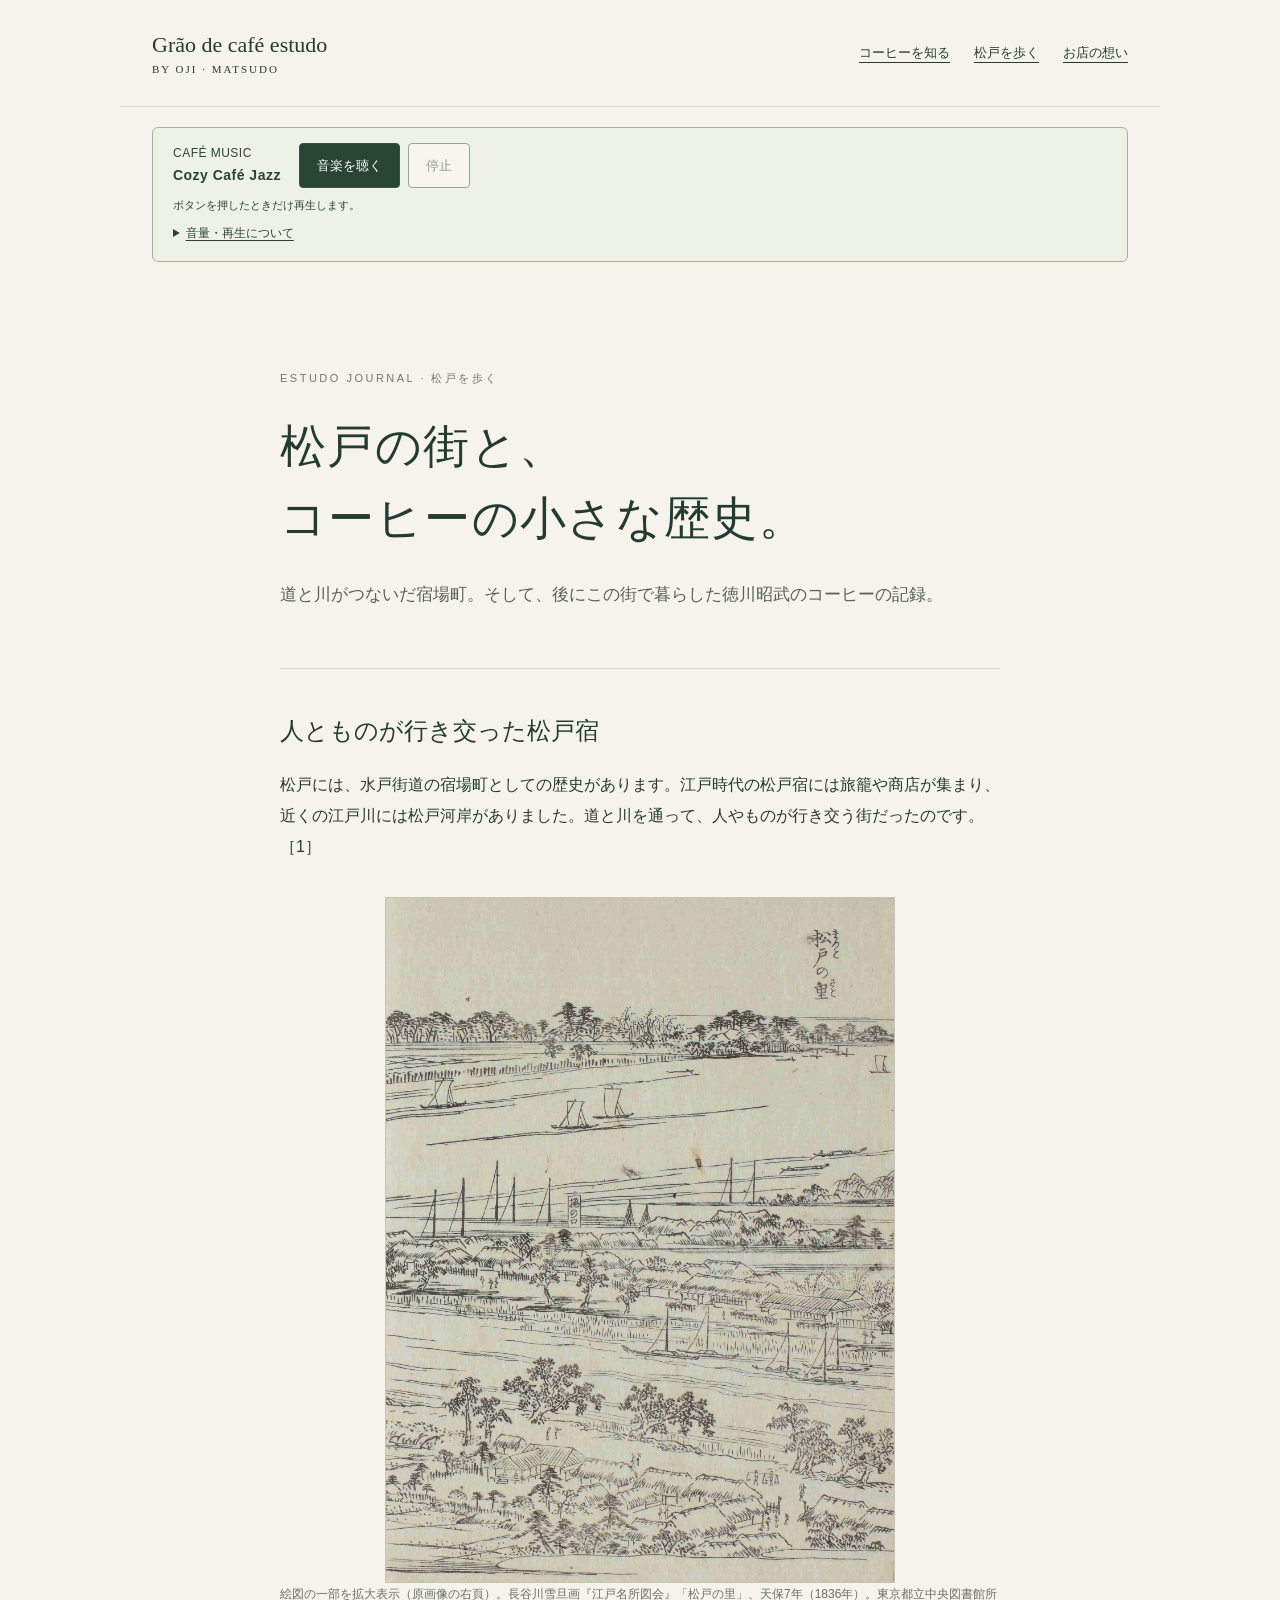
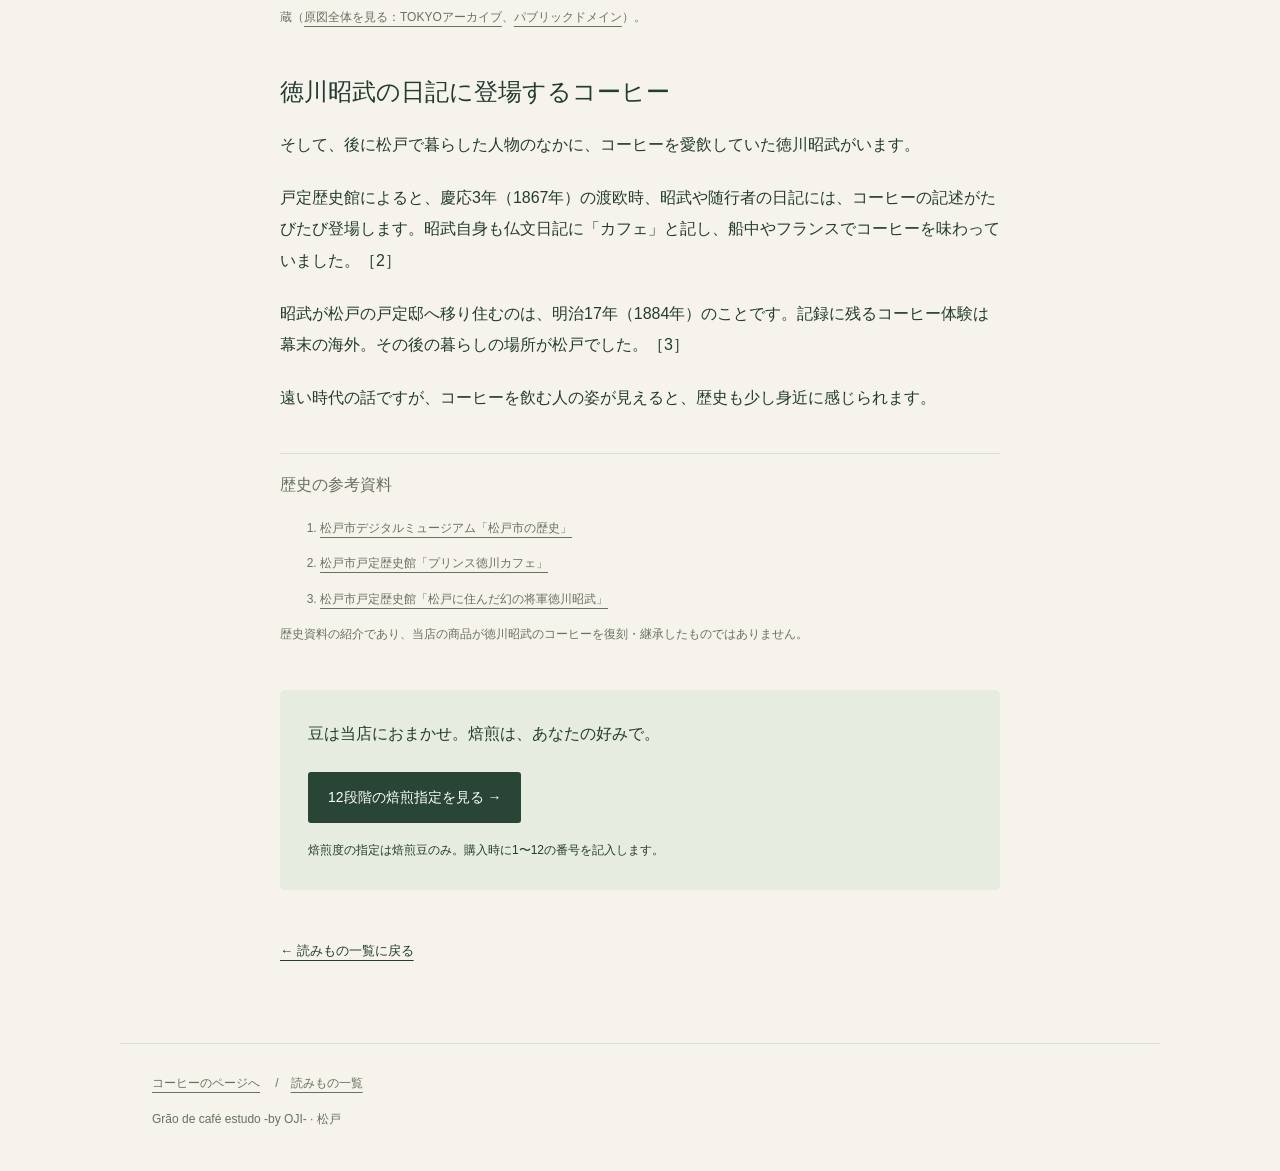
<file: journal/matsudo/town-and-coffee/index.html>
<!doctype html><html lang="ja"><head><meta charset="utf-8"><meta name="viewport" content="width=device-width,initial-scale=1"><title>松戸の街と、コーヒーの小さな歴史。｜estudo 読みもの</title><link rel="canonical" href="https://estudo-coffee.com/journal/matsudo/town-and-coffee/"><meta name="description" content="道と川がつないだ宿場町。そして、後にこの街で暮らした徳川昭武のコーヒーの記録。"><link rel="stylesheet" href="/journal/journal.css"><link rel="stylesheet" href="/audio/player.css"><script src="/audio/player.js" defer></script></head><body><header><a class="brand" href="/">Grão de café estudo<small>BY OJI · MATSUDO</small></a><nav aria-label="読みものカテゴリー"><a href="/journal/#learn">コーヒーを知る</a><a href="/journal/#matsudo">松戸を歩く</a><a href="/journal/#thoughts">お店の想い</a></nav></header><section class="cafe-player" aria-label="カフェの音楽"><div class="cafe-player-top"><div class="cafe-player-title">CAFÉ MUSIC<strong>Cozy Café Jazz</strong></div><div class="cafe-player-actions"><button type="button" id="cafe-audio-toggle" aria-pressed="false" aria-controls="cafe-audio">音楽を聴く</button><button type="button" id="cafe-audio-stop" disabled>停止</button></div></div><p id="cafe-audio-status" role="status" aria-live="polite">ボタンを押したときだけ再生します。</p><details><summary>音量・再生について</summary><label for="cafe-audio-volume">音量<input id="cafe-audio-volume" type="range" min="0" max="1" step="0.05" value="0.35"></label><p>端末の音量ボタンでも調整できます。ページを移動すると停止し、自動では再開しません。繰り返し再生はしません。</p></details><audio id="cafe-audio" preload="none" src="/audio/cozy-cafe-jazz.mp3"></audio><noscript><p>再生ボタンにはJavaScriptが必要です。記事はそのままお読みいただけます。</p></noscript></section><main class="wrap"><article class="article"><div class="hero"><p class="eyebrow">ESTUDO JOURNAL · 松戸を歩く</p><h1>松戸の街と、<br>コーヒーの小さな歴史。</h1><p class="lede">道と川がつないだ宿場町。そして、後にこの街で暮らした徳川昭武のコーヒーの記録。</p></div><h2>人とものが行き交った松戸宿</h2><p>松戸には、水戸街道の宿場町としての歴史があります。江戸時代の松戸宿には旅籠や商店が集まり、近くの江戸川には松戸河岸がありました。道と川を通って、人やものが行き交う街だったのです。［1］</p><figure><div class="historical-art"><img src="/journal/matsudo-no-sato-1836.jpg" width="5616" height="3744" alt="『江戸名所図会』に描かれた松戸の里。川を行き交う帆船と、両岸に広がる家並み。" loading="lazy"></div><figcaption>絵図の一部を拡大表示（原画像の右頁）。長谷川雪旦画『江戸名所図会』「松戸の里」、天保7年（1836年）。東京都立中央図書館所蔵（<a href="https://archive.library.metro.tokyo.lg.jp/da/detail?tilcod=0000000005-00226716">原図全体を見る：TOKYOアーカイブ</a>、<a href="https://archive.library.metro.tokyo.lg.jp/da/windowRequestImage2">パブリックドメイン</a>）。</figcaption></figure><h2>徳川昭武の日記に登場するコーヒー</h2><p>そして、後に松戸で暮らした人物のなかに、コーヒーを愛飲していた徳川昭武がいます。</p><p>戸定歴史館によると、慶応3年（1867年）の渡欧時、昭武や随行者の日記には、コーヒーの記述がたびたび登場します。昭武自身も仏文日記に「カフェ」と記し、船中やフランスでコーヒーを味わっていました。［2］</p><p>昭武が松戸の戸定邸へ移り住むのは、明治17年（1884年）のことです。記録に残るコーヒー体験は幕末の海外。その後の暮らしの場所が松戸でした。［3］</p><p>遠い時代の話ですが、コーヒーを飲む人の姿が見えると、歴史も少し身近に感じられます。</p><aside class="sources"><h2>歴史の参考資料</h2><ol><li><a href="https://matsudo-digital-museum.jp/history/">松戸市デジタルミュージアム「松戸市の歴史」</a></li><li><a href="https://www.city.matsudo.chiba.jp/tojo/kannkoubutu/princetokugawacafe.html">松戸市戸定歴史館「プリンス徳川カフェ」</a></li><li><a href="https://www.city.matsudo.chiba.jp/tojo/rekishikan_shoukai/rekishi/kaisetu-akitake.html">松戸市戸定歴史館「松戸に住んだ幻の将軍徳川昭武」</a></li></ol><p>歴史資料の紹介であり、当店の商品が徳川昭武のコーヒーを復刻・継承したものではありません。</p></aside><aside class="cta"><p>豆は当店におまかせ。焙煎は、あなたの好みで。</p><a class="button" href="/#order">12段階の焙煎指定を見る →</a><p style="font-size:12px;margin:16px 0 0">焙煎度の指定は焙煎豆のみ。購入時に1〜12の番号を記入します。</p></aside><a class="back" href="/journal/">← 読みもの一覧に戻る</a></article></main><footer><a href="/">コーヒーのページへ</a>　 /　<a href="/journal/">読みもの一覧</a><p>Grão de café estudo -by OJI- · 松戸</p></footer></body></html>
</file>
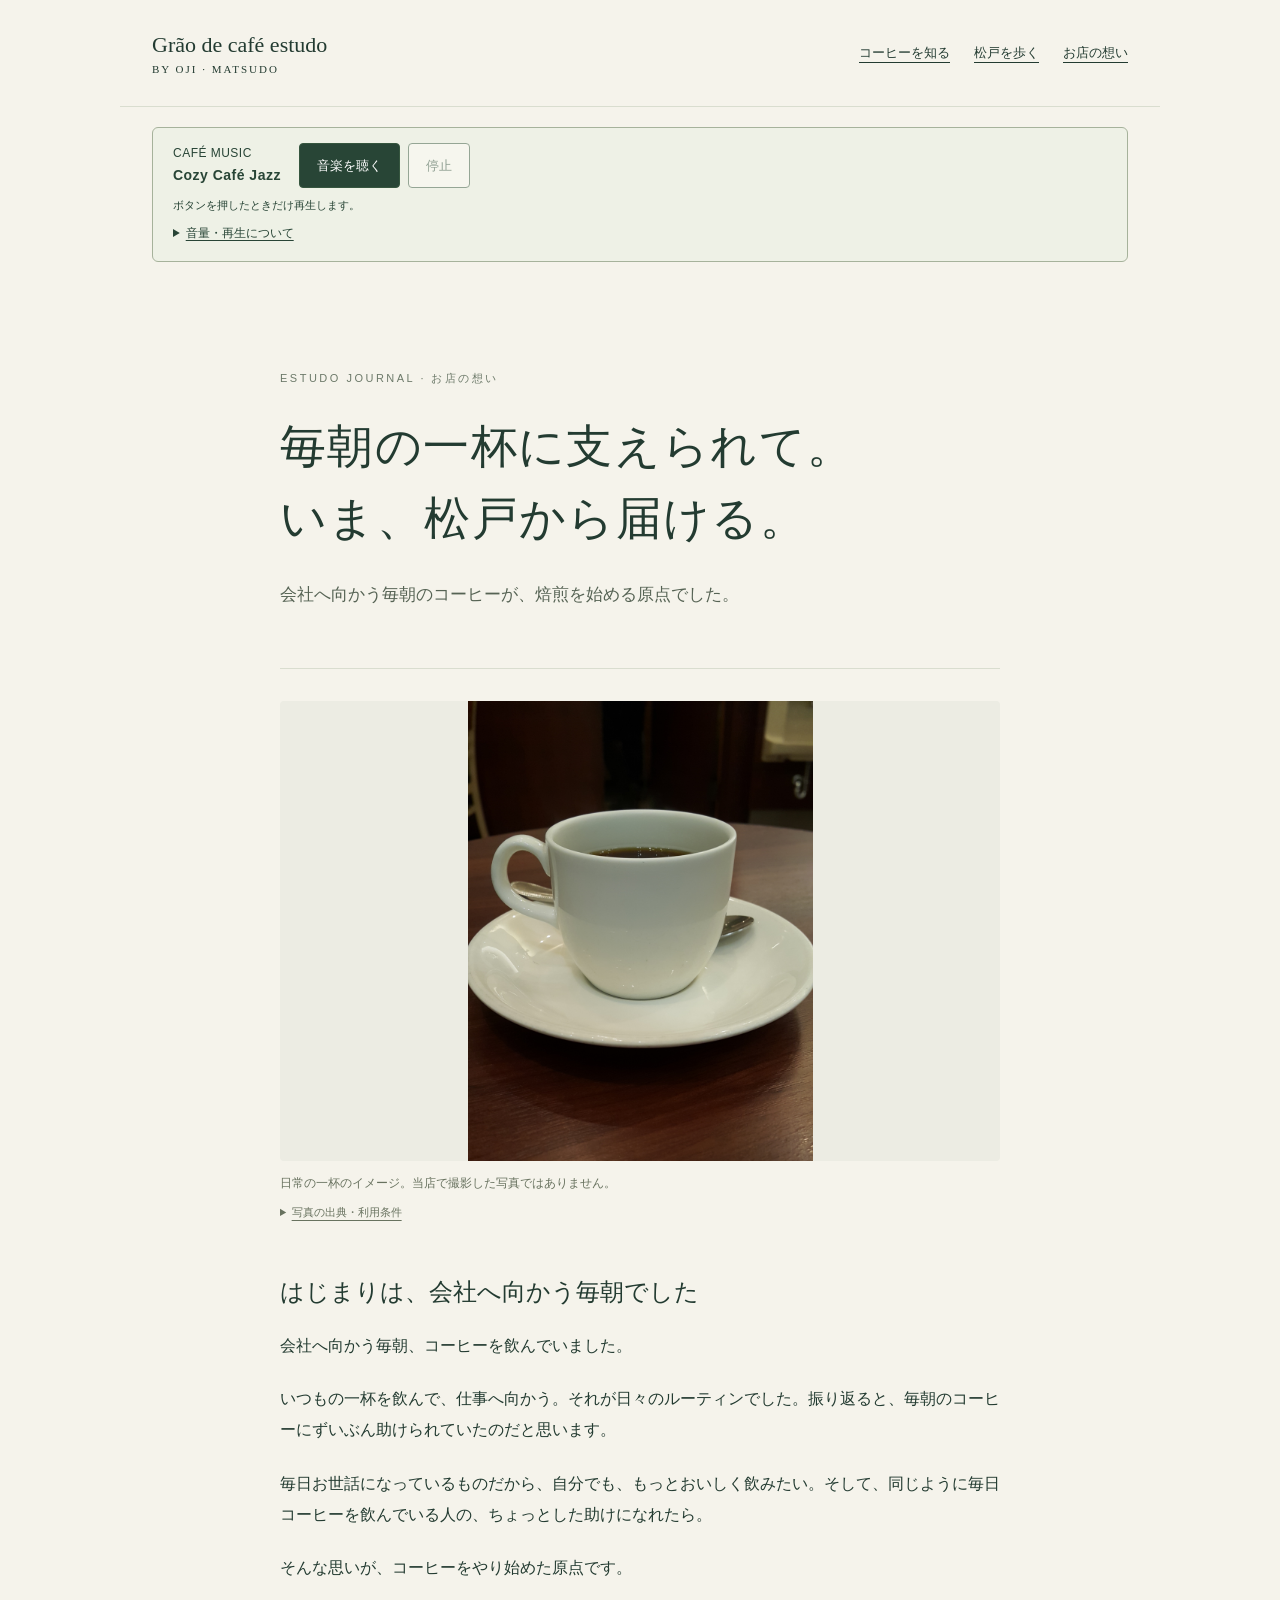
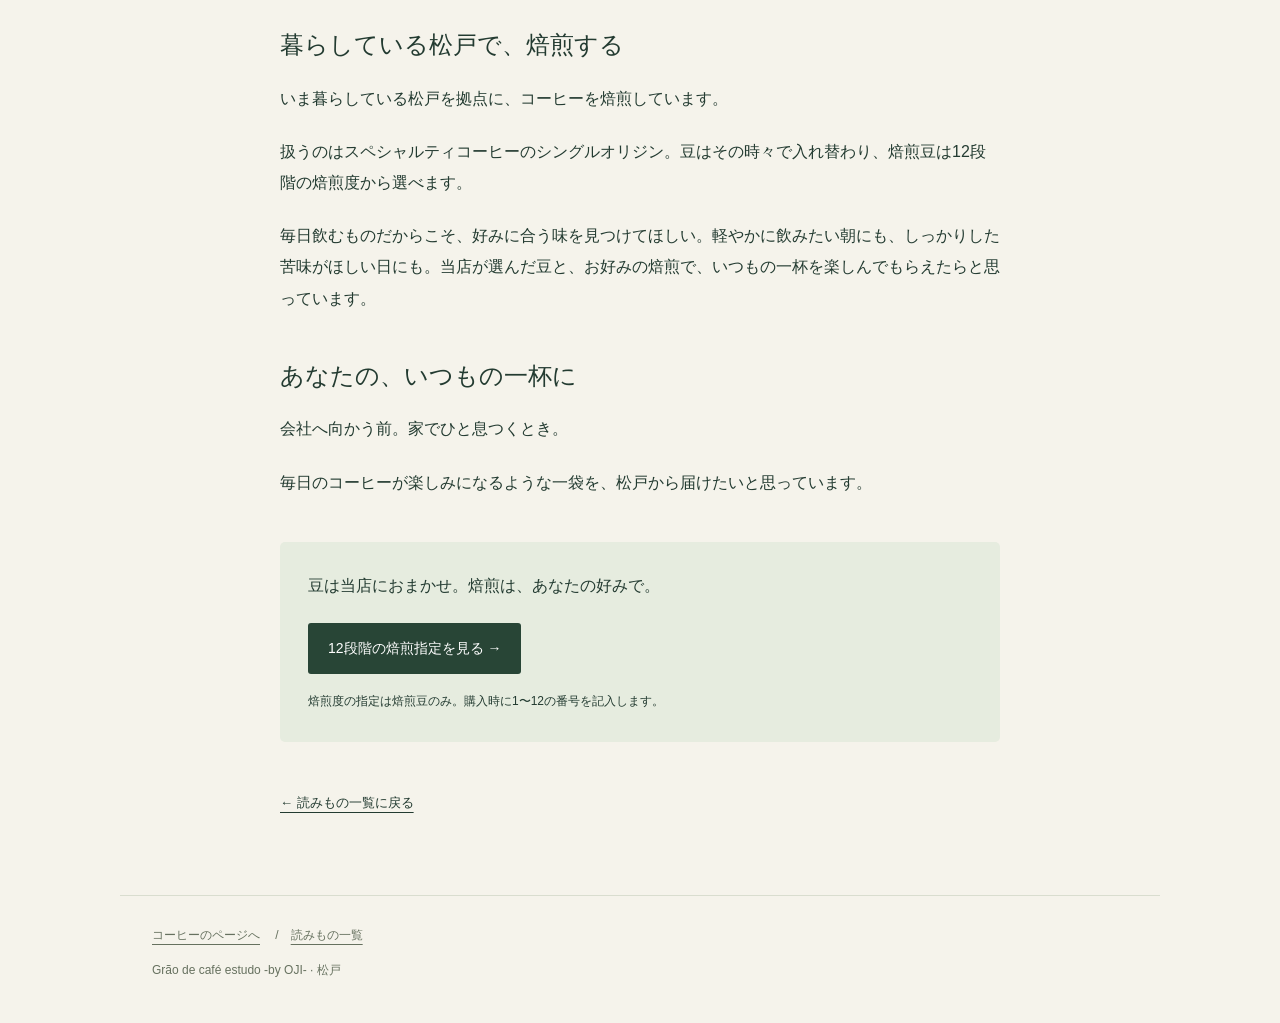
<file: journal/thoughts/morning-cup/index.html>
<!doctype html><html lang="ja"><head><meta charset="utf-8"><meta name="viewport" content="width=device-width,initial-scale=1"><title>毎朝の一杯に支えられて。いま、松戸から届ける。｜estudo 読みもの</title><link rel="canonical" href="https://estudo-coffee.com/journal/thoughts/morning-cup/"><meta name="description" content="会社へ向かう毎朝のコーヒーが、焙煎を始める原点でした。"><link rel="stylesheet" href="/journal/journal.css"><link rel="stylesheet" href="/audio/player.css"><script src="/audio/player.js" defer></script></head><body><header><a class="brand" href="/">Grão de café estudo<small>BY OJI · MATSUDO</small></a><nav aria-label="読みものカテゴリー"><a href="/journal/#learn">コーヒーを知る</a><a href="/journal/#matsudo">松戸を歩く</a><a href="/journal/#thoughts">お店の想い</a></nav></header><section class="cafe-player" aria-label="カフェの音楽"><div class="cafe-player-top"><div class="cafe-player-title">CAFÉ MUSIC<strong>Cozy Café Jazz</strong></div><div class="cafe-player-actions"><button type="button" id="cafe-audio-toggle" aria-pressed="false" aria-controls="cafe-audio">音楽を聴く</button><button type="button" id="cafe-audio-stop" disabled>停止</button></div></div><p id="cafe-audio-status" role="status" aria-live="polite">ボタンを押したときだけ再生します。</p><details><summary>音量・再生について</summary><label for="cafe-audio-volume">音量<input id="cafe-audio-volume" type="range" min="0" max="1" step="0.05" value="0.35"></label><p>端末の音量ボタンでも調整できます。ページを移動すると停止し、自動では再開しません。繰り返し再生はしません。</p></details><audio id="cafe-audio" preload="none" src="/audio/cozy-cafe-jazz.mp3"></audio><noscript><p>再生ボタンにはJavaScriptが必要です。記事はそのままお読みいただけます。</p></noscript></section><main class="wrap"><article class="article"><div class="hero"><p class="eyebrow">ESTUDO JOURNAL · お店の想い</p><h1>毎朝の一杯に支えられて。<br>いま、松戸から届ける。</h1><p class="lede">会社へ向かう毎朝のコーヒーが、焙煎を始める原点でした。</p></div><figure class="article-photo"><img src="/journal/images/morning-cup.jpg" alt="木のテーブルの上に置かれた白いカップと受け皿のコーヒー" loading="lazy" width="1836" height="2448"><figcaption>日常の一杯のイメージ。当店で撮影した写真ではありません。<details><summary>写真の出典・利用条件</summary>写真：Douglas Perkins「Coffee and white saucer」 ／ <a href="https://commons.wikimedia.org/wiki/File:Coffee_and_white_saucer.jpg">出典</a> ／ <a href="https://creativecommons.org/publicdomain/zero/1.0/">CC0 1.0</a><br>変更なし（配布元の原画） 一覧ではトリミング表示。写真には記載のライセンスが適用されます。</details></figcaption></figure><h2>はじまりは、会社へ向かう毎朝でした</h2><p>会社へ向かう毎朝、コーヒーを飲んでいました。</p><p>いつもの一杯を飲んで、仕事へ向かう。それが日々のルーティンでした。振り返ると、毎朝のコーヒーにずいぶん助けられていたのだと思います。</p><p>毎日お世話になっているものだから、自分でも、もっとおいしく飲みたい。そして、同じように毎日コーヒーを飲んでいる人の、ちょっとした助けになれたら。</p><p>そんな思いが、コーヒーをやり始めた原点です。</p><h2>暮らしている松戸で、焙煎する</h2><p>いま暮らしている松戸を拠点に、コーヒーを焙煎しています。</p><p>扱うのはスペシャルティコーヒーのシングルオリジン。豆はその時々で入れ替わり、焙煎豆は12段階の焙煎度から選べます。</p><p>毎日飲むものだからこそ、好みに合う味を見つけてほしい。軽やかに飲みたい朝にも、しっかりした苦味がほしい日にも。当店が選んだ豆と、お好みの焙煎で、いつもの一杯を楽しんでもらえたらと思っています。</p><h2>あなたの、いつもの一杯に</h2><p>会社へ向かう前。家でひと息つくとき。</p><p>毎日のコーヒーが楽しみになるような一袋を、松戸から届けたいと思っています。</p><aside class="cta"><p>豆は当店におまかせ。焙煎は、あなたの好みで。</p><a class="button" href="/#order">12段階の焙煎指定を見る →</a><p style="font-size:12px;margin:16px 0 0">焙煎度の指定は焙煎豆のみ。購入時に1〜12の番号を記入します。</p></aside><a class="back" href="/journal/">← 読みもの一覧に戻る</a></article></main><footer><a href="/">コーヒーのページへ</a>　 /　<a href="/journal/">読みもの一覧</a><p>Grão de café estudo -by OJI- · 松戸</p></footer></body></html>
</file>
<file: audio/player.css>
.cafe-player{max-width:976px;margin:20px auto 28px;padding:15px 20px;border:1px solid #a6b29b;border-radius:6px;background:#eef1e6;color:#284536;font-family:"Hiragino Kaku Gothic ProN","Yu Gothic",sans-serif;text-align:left;box-sizing:border-box}.cafe-player-top{display:flex;flex-wrap:wrap;align-items:center;gap:12px 18px}.cafe-player-title{font-size:12px;letter-spacing:.04em;line-height:1.6}.cafe-player-title strong{display:block;font-size:14px}.cafe-player-actions{display:flex;gap:8px;flex-wrap:wrap}.cafe-player button{font:inherit;font-size:13px;min-height:44px;padding:9px 17px;border:1px solid #36563f;border-radius:4px;background:#fffdf7;color:#284536;cursor:pointer}.cafe-player button:first-child{background:#284536;color:#fff}.cafe-player button:hover{filter:brightness(.94)}.cafe-player button:disabled{opacity:.48;cursor:default}.cafe-player button:focus-visible,.cafe-player input:focus-visible,.cafe-player summary:focus-visible{outline:3px solid #9a743b;outline-offset:3px}.cafe-player p{margin:9px 0 0;font-size:11px;line-height:1.6}.cafe-player details{font-size:12px;margin-top:8px}.cafe-player summary{cursor:pointer;display:list-item;text-decoration:underline;text-underline-offset:3px}.cafe-player label{display:flex;align-items:center;gap:12px;margin-top:10px}.cafe-player input{width:150px;max-width:60%;min-height:32px;accent-color:#284536}.cafe-player audio{display:none}@media(max-width:700px){.cafe-player{margin:16px 20px 22px;padding:14px}.container .cafe-player{margin-left:0;margin-right:0}.cafe-player-top{gap:10px}.cafe-player-actions{width:100%}.cafe-player button{flex:1}}
</file>
<file: journal/journal.css>
*{box-sizing:border-box}html{scroll-behavior:smooth}body{margin:0;background:#f5f3eb;color:#233b31;font-family:"Hiragino Kaku Gothic ProN","Yu Gothic",sans-serif;line-height:1.95}a{color:inherit;text-underline-offset:5px}a:hover{color:#78623b}a:focus-visible{outline:3px solid #ad8447;outline-offset:5px}header,.wrap,footer{max-width:1040px;margin:auto;padding:28px 32px}header{display:flex;align-items:center;justify-content:space-between;gap:20px;border-bottom:1px solid #d9ddcf}.brand{font-family:Georgia,serif;font-size:22px;text-decoration:none;line-height:1.5}.brand small{display:block;font-family:inherit;font-size:11px;letter-spacing:2px}nav{display:flex;flex-wrap:wrap;gap:10px 24px;font-size:13px}nav a{padding:8px 0}.eyebrow{font-size:11px;letter-spacing:2.5px;color:#6c7969;margin:0 0 18px}.hero{padding:50px 0 35px;border-bottom:1px solid #d9ddcf}h1{font-family:"Hiragino Mincho ProN","Yu Mincho",serif;font-weight:500;line-height:1.55;font-size:clamp(28px,4.6vw,46px);letter-spacing:.03em;margin:0 0 24px}h2{font-size:24px;line-height:1.65;font-weight:500;margin:42px 0 18px}h3{font-size:18px;line-height:1.7}.lede{font-size:17px;max-width:690px;color:#566354}.cats{display:flex;flex-wrap:wrap;gap:10px;margin:30px 0}.cats a{border:1px solid #cbd1c2;border-radius:30px;padding:8px 18px;text-decoration:none;font-size:14px}.grid{display:grid;grid-template-columns:repeat(3,minmax(0,1fr));gap:20px}.card{display:block;background:#fffdf7;border:1px solid #dce0d4;padding:28px;text-decoration:none;border-radius:5px}.card h3{margin:10px 0 15px}.card p{font-size:14px;color:#66705f;margin:0}.card .num{font:italic 29px Georgia,serif;color:#9b997e}.article{max-width:720px;margin:0 auto}.article p{margin:0 0 22px}.article li{margin-bottom:12px}.article figure{margin:35px 0}.article img{width:100%;height:auto;border-radius:4px}.article figcaption,.sources{font-size:12px;color:#68725f;overflow-wrap:anywhere}.sources{border-top:1px solid #d9ddcf;margin-top:40px;padding-top:18px}.sources h2{font-size:16px;margin-top:0}.cta{margin:44px 0;padding:28px;background:#e6ecdf;border-radius:5px}.button{display:inline-block;padding:12px 20px;background:#284536;color:#fff;text-decoration:none;border-radius:3px;font-size:14px}.button:hover{color:white;background:#3b5948}.back{font-size:13px}.review{font-size:11px;color:#7b6745;padding:6px 16px;text-align:center;background:#eee6d5}footer{font-size:12px;color:#66715f;border-top:1px solid #d9ddcf;margin-top:50px}table{width:100%;border-collapse:collapse;font-size:14px}td,th{padding:12px 8px;border-bottom:1px solid #d9ddcf;text-align:left;overflow-wrap:anywhere}@media(max-width:700px){header,.wrap,footer{padding:22px 20px}header{display:block}.brand{font-size:20px}nav{margin-top:18px;gap:6px 18px}.hero{padding:28px 0}.grid{grid-template-columns:1fr}.card{padding:24px}h2{font-size:22px}.lede{font-size:15px}.article{font-size:15px}.cats{gap:8px}.cats a{font-size:12px;padding:7px 12px}.cta{padding:22px}}
.article-photo{margin:32px 0 40px!important}.article-photo img{display:block;max-height:460px;object-fit:contain;background:#ecece3}.article-photo figcaption{margin-top:12px;line-height:1.8}.card-photo{display:block;width:calc(100% + 56px);max-width:none;height:auto;aspect-ratio:3/2;object-fit:cover;margin:-28px -28px 24px;border-radius:5px 5px 0 0}@media(max-width:700px){.card-photo{width:calc(100% + 48px);margin:-24px -24px 22px}.article-photo{margin:24px 0 32px!important}.article-photo img{max-height:360px}}

.article-photo summary{cursor:pointer;padding:8px 0;text-decoration:underline;text-underline-offset:4px}.article-photo details{font-size:11px}.card-photo{background:#e8e8df}

/* Clear, quiet interactive affordances; historical photo remains unmodified. */
.card{border:1px solid #a3ae99;box-shadow:0 2px 0 #dce2d5;position:relative;transition:background-color .16s,border-color .16s}.card:hover{background:#edf1e6;border-color:#36563f;color:#233b31}.card:focus-visible{outline:3px solid #8a6738;outline-offset:4px}.card p:last-child{display:inline-block;padding:5px 13px;border:1px solid #536c55;border-radius:3px;color:#284536;background:#f6f7ef}.cats a{border-color:#536c55;background:#fffdf7}.cats a:hover{background:#284536;color:white}nav a{text-decoration:underline}nav a:hover{background:#e5ebdd}.article-note{padding:18px 20px;border-left:3px solid #9c8763;background:#eeeade;font-size:13px}.historical-art{position:relative;overflow:hidden;aspect-ratio:610/820;width:min(100%,510px);margin:0 auto;border:1px solid #c8c4ad;background:#e3dfc6}.article .historical-art img{position:absolute;width:314.7541%;max-width:none;height:auto;max-height:none;left:-160.6557%;top:-22.561%;border-radius:0}.historical-card{display:block;position:relative;overflow:hidden;aspect-ratio:3/2;width:calc(100% + 56px);margin:-28px -28px 24px;border-radius:5px 5px 0 0}.historical-card img{position:absolute;width:314.7541%;max-width:none;height:auto;left:-160.6557%;top:-45.4918%}@media(max-width:700px){.historical-card{width:calc(100% + 48px);margin:-24px -24px 22px}}@media(prefers-reduced-motion:reduce){html{scroll-behavior:auto}.card{transition:none}}
</file>
